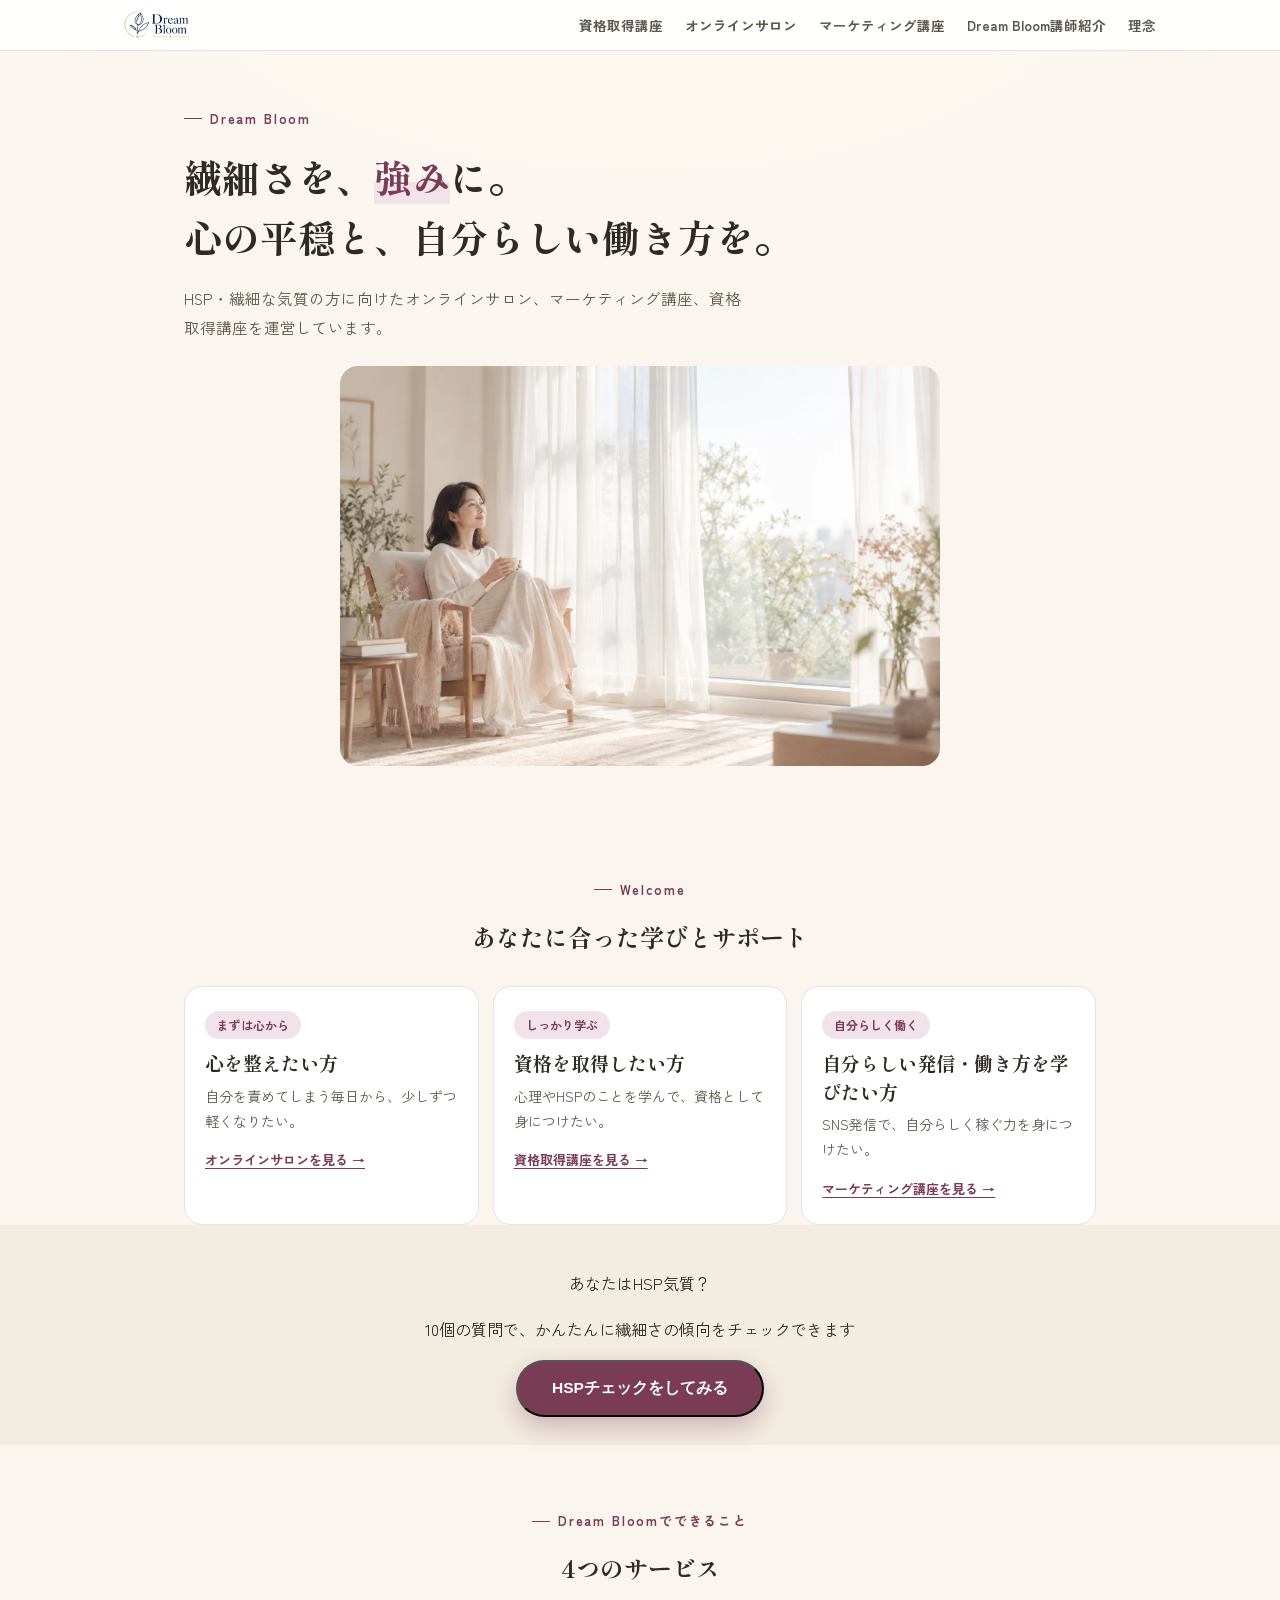
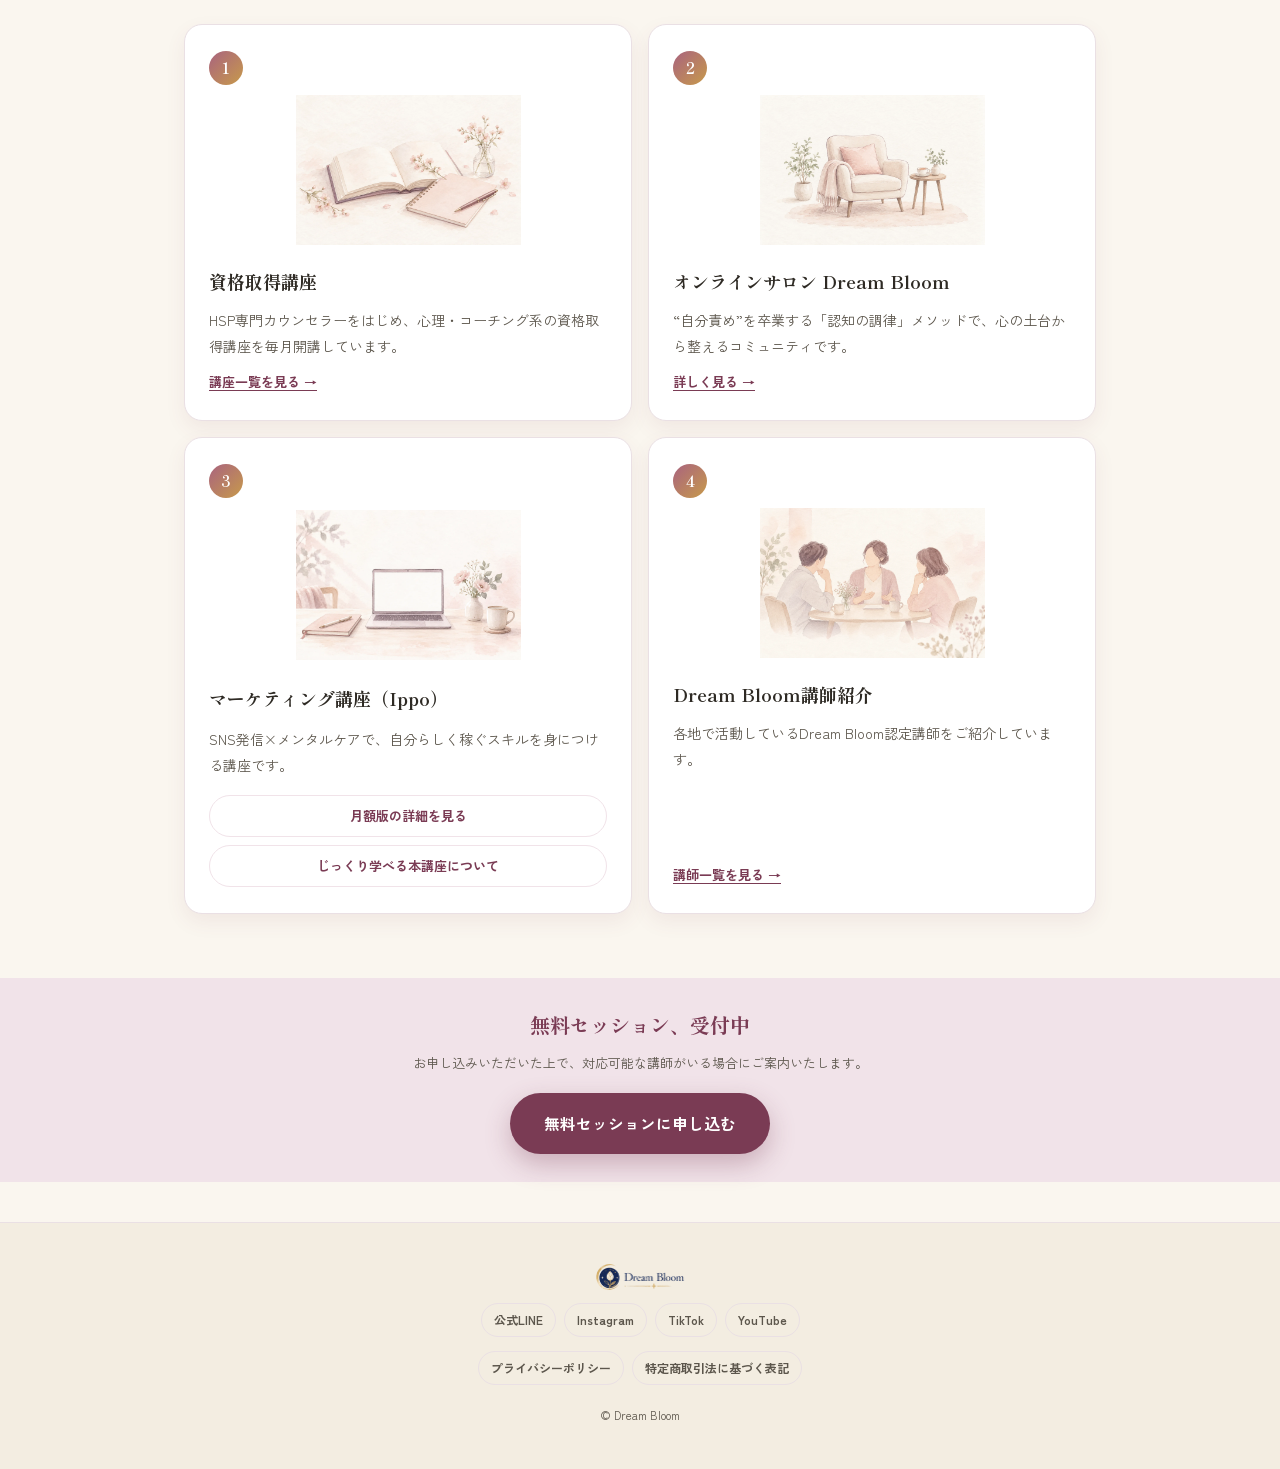
<file: index.html>
<!DOCTYPE html>
<html lang="ja">
<head>
<meta charset="UTF-8">
<meta name="viewport" content="width=device-width, initial-scale=1.0">
<title>Dream Bloom | 心のケアと、自分らしい働き方を</title>
<link rel="preconnect" href="https://fonts.googleapis.com">
<link rel="preconnect" href="https://fonts.gstatic.com" crossorigin>
<link href="https://fonts.googleapis.com/css2?family=Shippori+Mincho:wght@500;600;800&family=Zen+Kaku+Gothic+New:wght@400;500;700&display=swap" rel="stylesheet">
<link rel="stylesheet" href="assets/css/style.css">
</head>
<body>

<header class="site-header">
  <div class="wrap">
    <a class="brand" href="index.html"><img class="logo-header" src="assets/img/logo-header.png" alt="Dream Bloom"></a>
    <nav class="main-nav">
      <ul>
        <li><a href="courses/index.html">資格取得講座</a></li>
        <li><a href="https://dream-bloom.netlify.app/" target="_blank" rel="noopener">オンラインサロン</a></li>
        <li><a href="#marketing">マーケティング講座</a></li>
        <li><a href="instructors/index.html">Dream Bloom講師紹介</a></li>
        <li><a href="about/index.html">理念</a></li>
      </ul>
    </nav>
    <button class="nav-toggle" onclick="this.closest('.site-header').classList.toggle('nav-open')" aria-label="メニューを開く">
      <svg viewBox="0 0 24 24" fill="none" xmlns="http://www.w3.org/2000/svg"><path d="M3 6h18M3 12h18M3 18h18" stroke="#2E2A24" stroke-width="2" stroke-linecap="round"/></svg>
    </button>
  </div>
</header>

<section class="hero hero-photo home-soft-hero">
  <div class="wrap">
    <div class="eyebrow">Dream Bloom</div>
    <h1>繊細さを、<em>強み</em>に。<br>心の平穏と、自分らしい働き方を。</h1>
    <p class="lead" style="margin:0 0 8px;">HSP・繊細な気質の方に向けたオンラインサロン、マーケティング講座、資格取得講座を運営しています。</p>
    <img class="home-soft-photo" src="assets/img/soft-hero.webp" width="1536" height="1024" alt="やわらかな光が差す窓辺で、穏やかに過ごす女性のイメージ" fetchpriority="high">
  </div>
</section>


<section class="section" id="entrance" style="padding-bottom:0;">
  <div class="wrap">
    <div class="eyebrow center" style="justify-content:center;display:flex;">Welcome</div>
    <h2 class="section-title">あなたに合った学びとサポート</h2>
    <style>
      .entrance-grid{display:grid;grid-template-columns:1fr;gap:14px;margin-top:28px;}
      .entrance-card{display:block;background:#fff;border:1px solid var(--line);border-radius:var(--radius);padding:22px 20px;text-decoration:none;color:var(--ink);transition:transform .15s ease,box-shadow .15s ease;}
      .entrance-card:hover{transform:translateY(-3px);box-shadow:0 14px 28px rgba(122,59,84,.18);}
      .entrance-card .e-tag{display:inline-block;font-size:12px;font-weight:700;color:var(--rose-deep);background:var(--rose-soft);border-radius:999px;padding:3px 12px;}
      .entrance-card h3{margin:10px 0 6px;font-size:19px;line-height:1.5;}
      .entrance-card p{margin:0 0 10px;font-size:14px;color:var(--ink-soft);line-height:1.8;}
      .entrance-card .go{font-size:13px;font-weight:700;color:var(--rose-deep);text-decoration:underline;text-underline-offset:3px;}
      @media(min-width:768px){.entrance-grid{grid-template-columns:repeat(3,1fr);}}
    </style>
    <div class="entrance-grid">
      <a class="entrance-card" href="https://dream-bloom.netlify.app/" target="_blank" rel="noopener">
        <span class="e-tag">まずは心から</span>
        <h3>心を整えたい方</h3>
        <p>自分を責めてしまう毎日から、少しずつ軽くなりたい。</p>
        <span class="go">オンラインサロンを見る →</span>
      </a>
      <a class="entrance-card" href="courses/index.html">
        <span class="e-tag">しっかり学ぶ</span>
        <h3>資格を取得したい方</h3>
        <p>心理やHSPのことを学んで、資格として身につけたい。</p>
        <span class="go">資格取得講座を見る →</span>
      </a>
      <a class="entrance-card" href="#marketing">
        <span class="e-tag">自分らしく働く</span>
        <h3>自分らしい発信・働き方を学びたい方</h3>
        <p>SNS発信で、自分らしく稼ぐ力を身につけたい。</p>
        <span class="go">マーケティング講座を見る →</span>
      </a>
    </div>
  </div>
</section>

<section class="hsp-check-banner" id="hsp-check">
  <div class="wrap" style="max-width:640px;">
    <p class="fsb-title">あなたはHSP気質？</p>
    <p class="fsb-sub">10個の質問で、かんたんに繊細さの傾向をチェックできます</p>
    <button type="button" class="cta-btn" id="hsp-toggle-btn">HSPチェックをしてみる</button>
    <div id="hsp-quiz" class="hsp-quiz-panel" hidden></div>
  </div>
</section>

<section class="section" id="news" style="padding-bottom:0;">
  <div class="wrap">
    <div class="eyebrow center" style="justify-content:center;display:flex;">News</div>
    <h2 class="section-title">お知らせ</h2>
    <div id="news-list" class="news-list"></div>
  </div>
</section>

<section class="section" id="offers">
  <div class="wrap">
    <div class="eyebrow center" style="justify-content:center;display:flex;">Dream Bloomでできること</div>
    <h2 class="section-title">4つのサービス</h2>

    <div class="card-grid">

      <a class="offer-card" href="courses/index.html">
        <span class="num">1</span>
        <img class="service-soft-art" src="assets/img/soft-course.webp" width="1536" height="1024" alt="" loading="lazy">
        <h3>資格取得講座</h3>
        <p>HSP専門カウンセラーをはじめ、心理・コーチング系の資格取得講座を毎月開講しています。</p>
        <span class="go">講座一覧を見る →</span>
      </a>

      <a class="offer-card" href="https://dream-bloom.netlify.app/" target="_blank" rel="noopener">
        <span class="num">2</span>
        <img class="service-soft-art" src="assets/img/soft-salon.webp" width="1536" height="1024" alt="" loading="lazy">
        <h3>オンラインサロン Dream Bloom</h3>
        <p>“自分責め”を卒業する「認知の調律」メソッドで、心の土台から整えるコミュニティです。</p>
        <span class="go">詳しく見る →</span>
      </a>

      <div class="offer-card sub-links" id="marketing">
        <span class="num">3</span>
        <img class="service-soft-art" src="assets/img/soft-marketing.webp" width="1536" height="1024" alt="" loading="lazy">
        <h3>マーケティング講座（Ippo）</h3>
        <p>SNS発信×メンタルケアで、自分らしく稼ぐスキルを身につける講座です。</p>
        <div class="sub-link-row">
          <a href="https://month-ippo.netlify.app/" target="_blank" rel="noopener">月額版の詳細を見る</a>
          <a href="courses/ippo-plus/index.html">じっくり学べる本講座について</a>
        </div>
      </div>

      <a class="offer-card" href="instructors/index.html">
        <span class="num">4</span>
        <img class="service-soft-art" src="assets/img/soft-instructors.webp" width="1536" height="1024" alt="" loading="lazy">
        <h3>Dream Bloom講師紹介</h3>
        <p>各地で活動しているDream Bloom認定講師をご紹介しています。</p>
        <span class="go">講師一覧を見る →</span>
      </a>

    </div>
  </div>
</section>

<section class="free-session-banner">
  <div class="wrap">
    <p class="fsb-title">無料セッション、受付中</p>
    <p class="fsb-sub">お申し込みいただいた上で、対応可能な講師がいる場合にご案内いたします。</p>
    <a class="cta-btn" href="https://forms.gle/YPuujc5gDxKhMjMe9" target="_blank" rel="noopener">無料セッションに申し込む</a>
  </div>
</section>

<footer class="site-footer">
  <div class="wrap">
    <a class="brand" href="index.html"><img class="logo-footer" src="assets/img/logo-footer.png" alt="Dream Bloom"></a>
    <div class="sns-row">
      <a href="https://whnays3u.autosns.app/line" target="_blank" rel="noopener">公式LINE</a>
      <a href="https://www.instagram.com/yukari_hsp?igsh=MWVzdm12b2xmYW96aA%3D%3D&utm_source=qr" target="_blank" rel="noopener">Instagram</a>
      <a href="https://www.tiktok.com/@yukari_hsp?_r=1&_t=ZS-98jpUmoWi17" target="_blank" rel="noopener">TikTok</a>
      <a href="https://youtube.com/@yukari_hsp?si=HbhXs6TEl4zDirAj" target="_blank" rel="noopener">YouTube</a>
    </div>
    <div class="sns-row" style="margin-top:2px;">
      <a href="legal/index.html#privacy">プライバシーポリシー</a>
      <a href="legal/index.html#tokushoho">特定商取引法に基づく表記</a>
    </div>
    <small>&copy; Dream Bloom</small>
  </div>
</footer>

<script>
/* ============================================================
   かんたんHSPチェック。チェックした数に応じて結果を出し分ける。
   ============================================================ */
(function(){
  var QUESTIONS = [
    "大きな音や強い光、匂いなどの刺激に敏感に反応してしまう",
    "人の些細な言動や表情の変化に、すぐ気づいてしまう",
    "一度に多くのことを頼まれると、混乱してしまいやすい",
    "他人の気分に影響されやすく、疲れてしまうことがある",
    "静かな場所や、一人になれる時間が必要だと感じる",
    "短時間で多くの情報を処理するのが苦手だと感じる",
    "芸術や音楽に深く心を動かされることが多い",
    "急な予定変更や、驚かされることが苦手で動揺しやすい",
    "人に見られている、評価されていると感じると、実力を発揮しにくい",
    "小さい頃から「敏感」「繊細」と言われることが多かった"
  ];

  var quizEl = document.getElementById("hsp-quiz");
  var toggleBtn = document.getElementById("hsp-toggle-btn");
  if (!quizEl || !toggleBtn) return;

  toggleBtn.addEventListener("click", function(){
    quizEl.hidden = false;
    toggleBtn.style.display = "none";
    renderQuiz();
  });

  function renderQuiz(){
    quizEl.innerHTML =
      QUESTIONS.map(function(q, i){
        return '<label class="hsp-quiz-item"><input type="checkbox" data-hsp-idx="' + i + '"><span>' + q + '</span></label>';
      }).join("") +
      '<div class="cta-center" style="margin-top:24px;"><button type="button" class="cta-btn" id="hsp-check-btn">結果を見る</button></div>';

    document.getElementById("hsp-check-btn").addEventListener("click", function(){
      var checked = quizEl.querySelectorAll('input[type="checkbox"]:checked').length;
      window.location.href = "hsp-check/index.html?score=" + checked;
    });
  }
})();
</script>

<script>
/* ============================================================
   お知らせ欄。Googleスプレッドシート（ウェブに公開したCSV）を
   読み込んで自動表示する。更新はスプレッドシート側で行うだけでOK。
   ============================================================ */
(function(){
  var CSV_URL = "https://docs.google.com/spreadsheets/d/e/2PACX-1vQLFiTyreKh_DyYDLOcm4AeRgrhbudWZnyskuw-_fm0R4IaePfZNVcab8NcKtAs2OIWDXAEZfZi-Nyq/pub?gid=0&single=true&output=csv";

  function parseCSV(text){
    var rows = [], row = [], field = "", inQuotes = false;
    for (var i = 0; i < text.length; i++) {
      var c = text[i];
      if (inQuotes) {
        if (c === '"') {
          if (text[i+1] === '"') { field += '"'; i++; }
          else { inQuotes = false; }
        } else field += c;
      } else {
        if (c === '"') inQuotes = true;
        else if (c === ',') { row.push(field); field = ""; }
        else if (c === '\r') { /* skip */ }
        else if (c === '\n') { row.push(field); rows.push(row); row = []; field = ""; }
        else field += c;
      }
    }
    if (field.length || row.length) { row.push(field); rows.push(row); }
    return rows;
  }

  function parseDate(s){
    if (!s) return null;
    s = s.trim();
    var m = s.match(/^(\d{4})[\/\-.](\d{1,2})[\/\-.](\d{1,2})$/);
    if (m) return new Date(+m[1], +m[2]-1, +m[3]);
    var m2 = s.match(/^(\d{1,2})[\/\-.](\d{1,2})$/);
    if (m2) { var now = new Date(); return new Date(now.getFullYear(), +m2[1]-1, +m2[2]); }
    var d = new Date(s);
    return isNaN(d) ? null : d;
  }

  function escapeHtml(s){
    return (s || "").replace(/&/g,"&amp;").replace(/</g,"&lt;").replace(/>/g,"&gt;");
  }

  /* Googleドライブの共有リンクを、HPに表示できる画像URLに変換する */
  function driveImage(u){
    u = (u || "").trim();
    if (!u) return "";
    var m = u.match(/\/d\/([\w-]+)/) || u.match(/[?&]id=([\w-]+)/);
    if (m) return "https://drive.google.com/thumbnail?id=" + m[1] + "&sz=w1000";
    return /^https?:\/\//.test(u) ? u : "";
  }

  var listEl = document.getElementById("news-list");
  if (!listEl) return;

  fetch(CSV_URL).then(function(r){ return r.text(); }).then(function(text){
    var rows = parseCSV(text.trim());
    if (rows.length < 2) { listEl.closest("section").style.display = "none"; return; }
    var header = rows[0];
    var idx = {
      date: header.indexOf("日付"),
      title: header.indexOf("タイトル"),
      body: header.indexOf("本文"),
      link: header.indexOf("リンク"),
      image: header.indexOf("画像")
    };
    var items = rows.slice(1).filter(function(r){ return r.length > 1 && r[idx.title]; }).map(function(r){
      return {
        date: r[idx.date] || "",
        title: r[idx.title] || "",
        body: r[idx.body] || "",
        link: r[idx.link] || "",
        image: idx.image >= 0 ? (r[idx.image] || "") : "",
        _d: parseDate(r[idx.date])
      };
    });
    items.sort(function(a,b){
      if (a._d && b._d) return b._d - a._d;
      if (a._d) return -1;
      if (b._d) return 1;
      return 0;
    });
    if (items.length === 0) { listEl.closest("section").style.display = "none"; return; }
    listEl.innerHTML = items.map(function(it){
      var linkHtml = it.link ? '<a class="news-link" href="' + escapeHtml(it.link) + '" target="_blank" rel="noopener">詳しくはこちら →</a>' : '';
      var imgUrl = driveImage(it.image);
      var imgHtml = imgUrl ? '<img class="news-img" src="' + escapeHtml(imgUrl) + '" alt="' + escapeHtml(it.title) + '" loading="lazy">' : '';
      return '<div class="news-item"><div class="news-date">' + escapeHtml(it.date) + '</div><h3>' + escapeHtml(it.title) + '</h3>' + imgHtml + '<p>' + escapeHtml(it.body) + '</p>' + linkHtml + '</div>';
    }).join("");
  }).catch(function(){
    listEl.closest("section").style.display = "none";
  });
})();
</script>

</body>
</html>
</file>
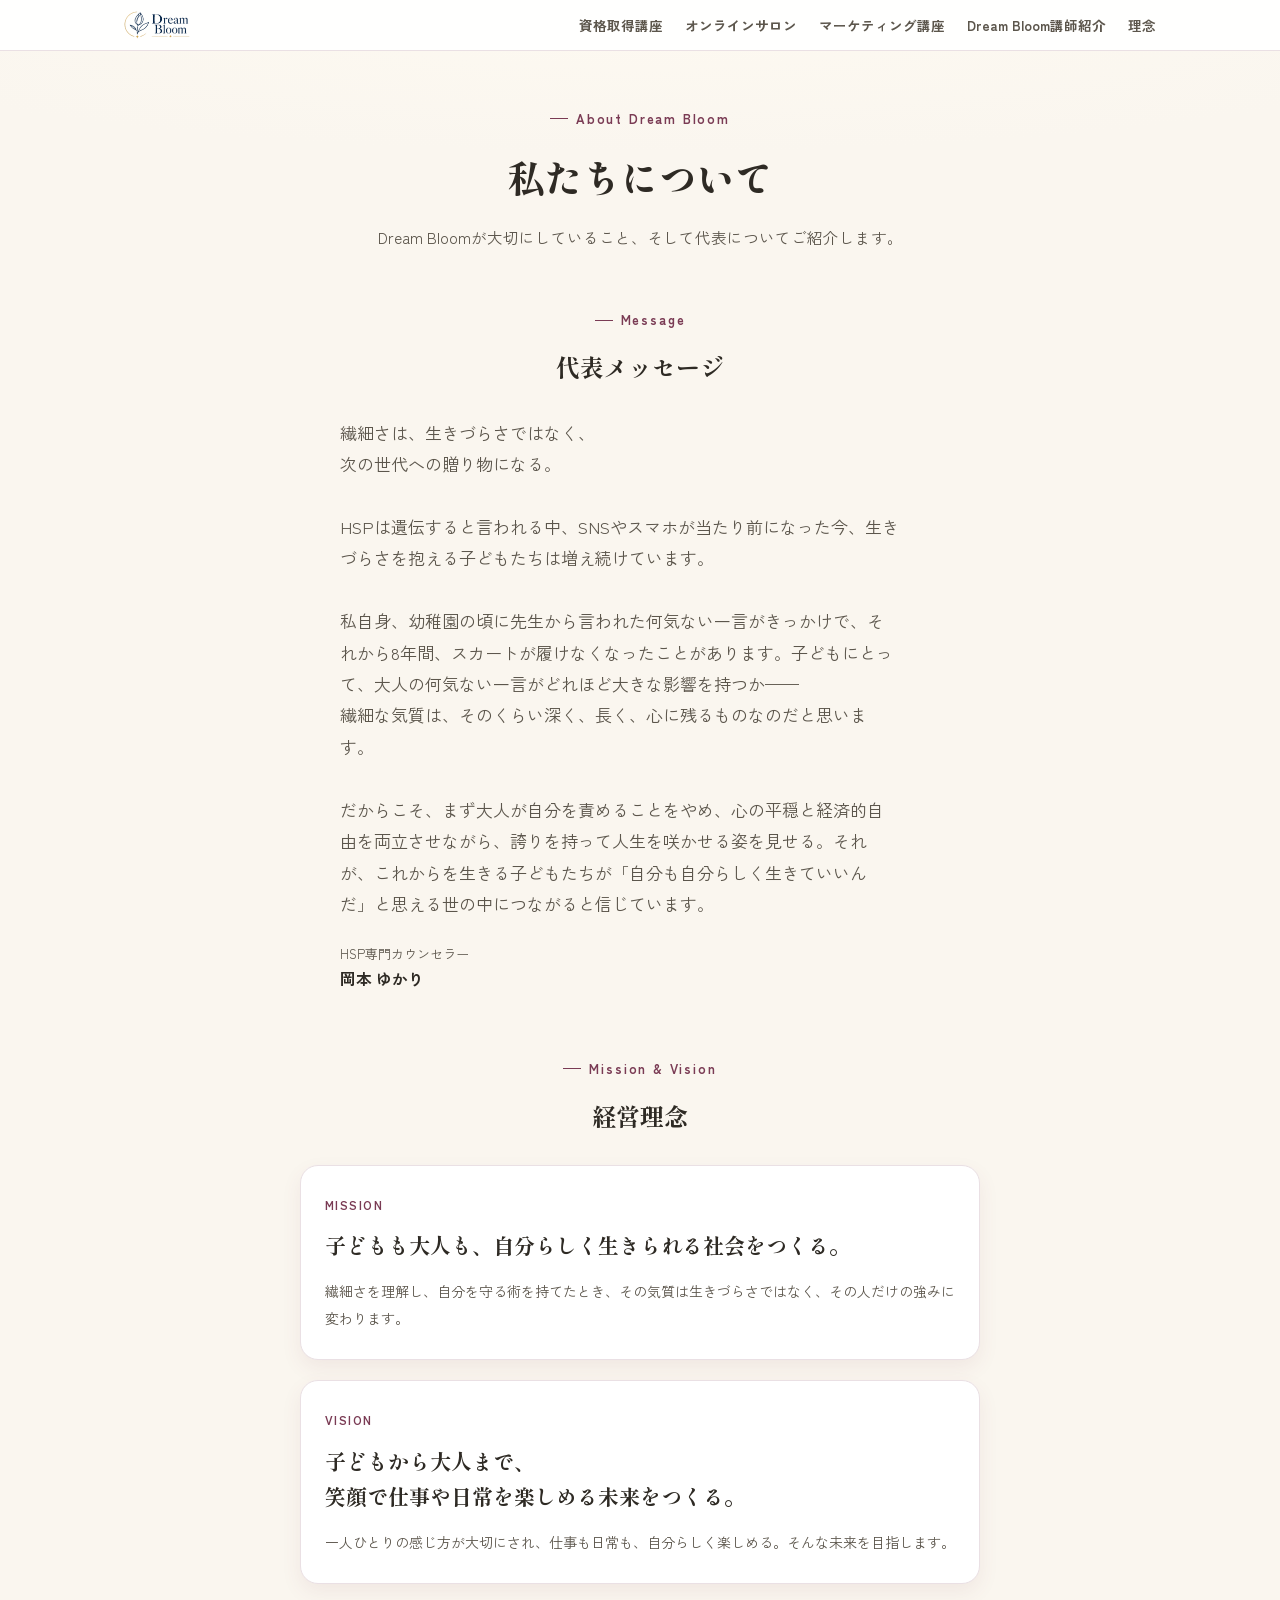
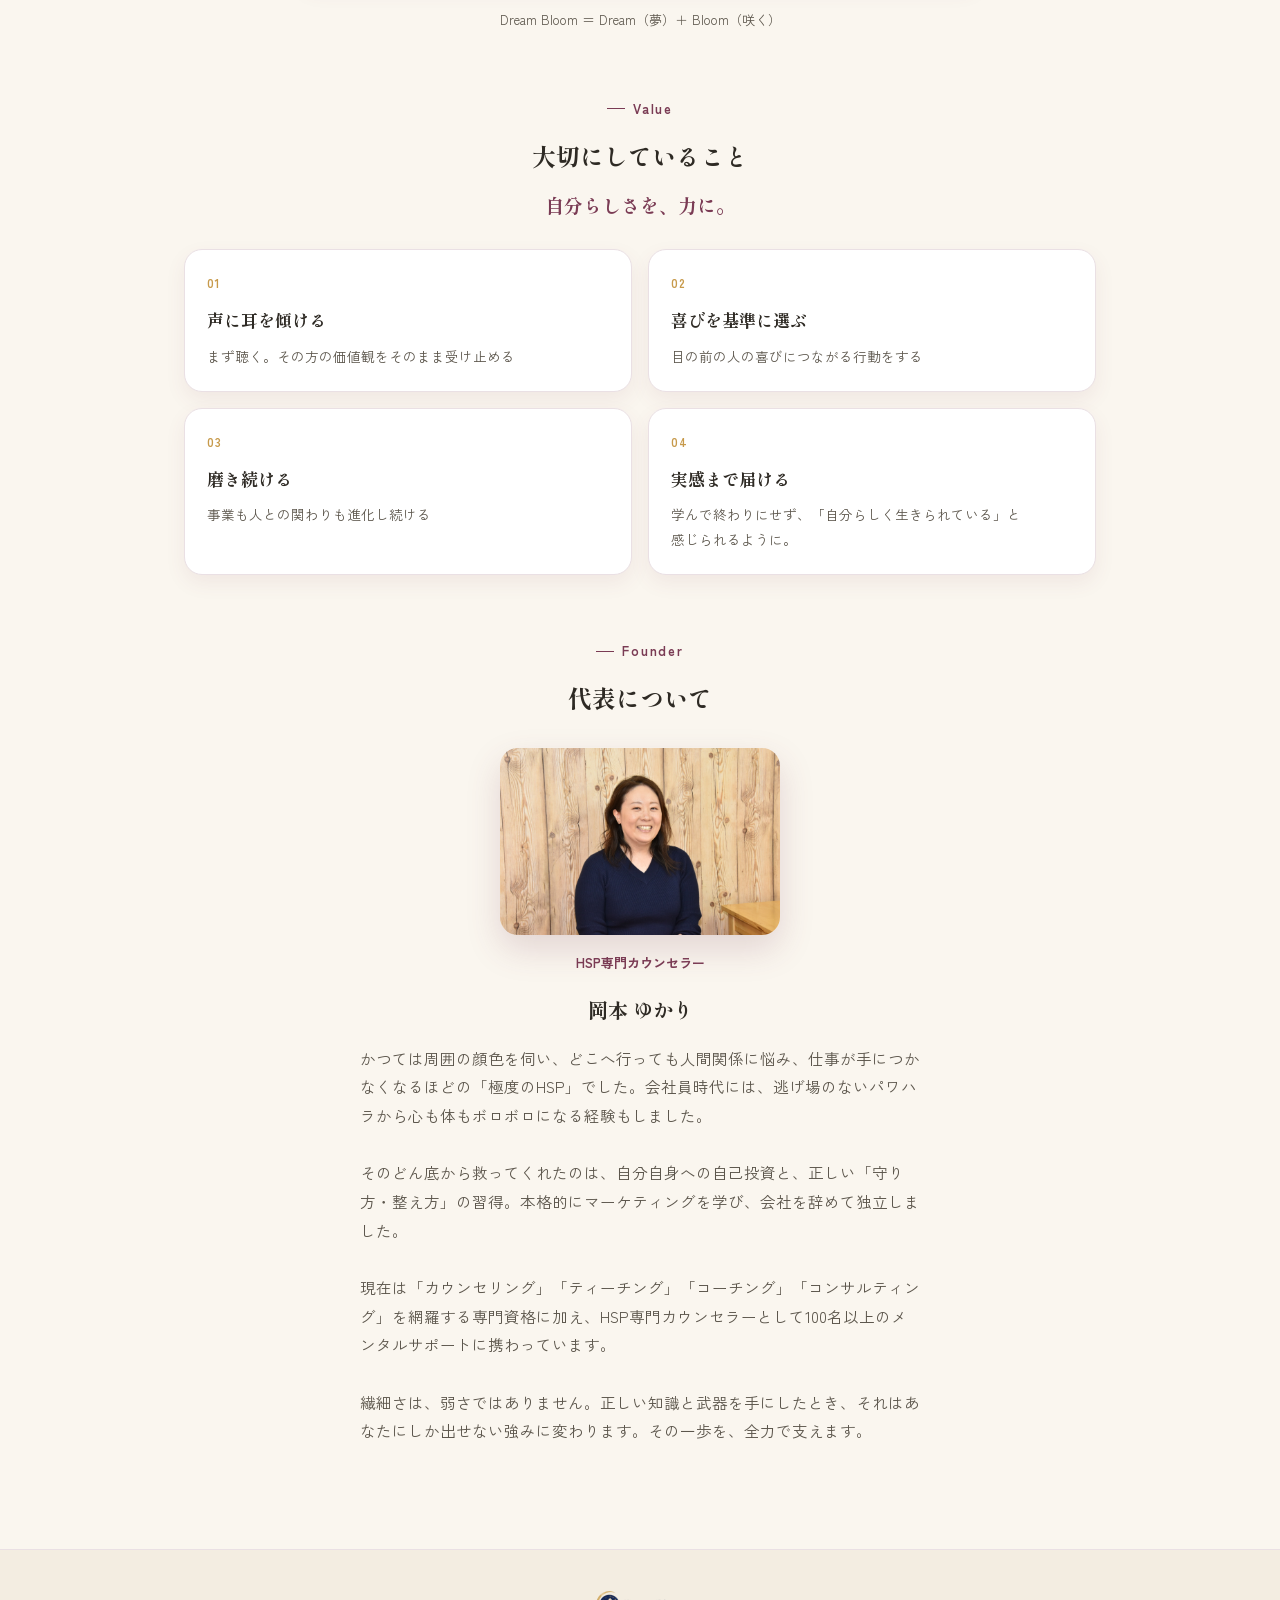
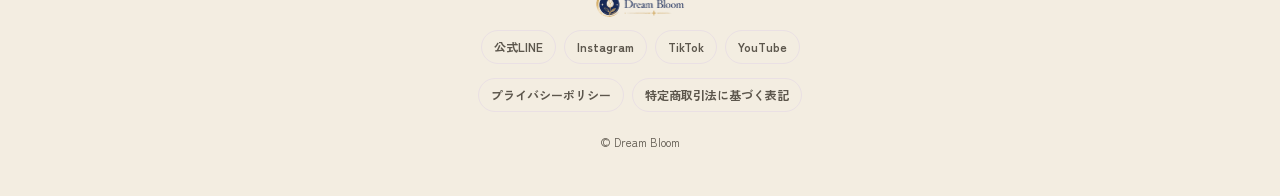
<file: about/index.html>
<!DOCTYPE html>
<html lang="ja">
<head>
<meta charset="UTF-8">
<meta name="viewport" content="width=device-width, initial-scale=1.0">
<title>私たちについて | Dream Bloom</title>
<link rel="preconnect" href="https://fonts.googleapis.com">
<link rel="preconnect" href="https://fonts.gstatic.com" crossorigin>
<link href="https://fonts.googleapis.com/css2?family=Shippori+Mincho:wght@500;600;800&family=Zen+Kaku+Gothic+New:wght@400;500;700&display=swap" rel="stylesheet">
<link rel="stylesheet" href="../assets/css/style.css">
</head>
<body>

<header class="site-header">
  <div class="wrap">
    <a class="brand" href="../index.html"><img class="logo-header" src="../assets/img/logo-header.png" alt="Dream Bloom"></a>
    <nav class="main-nav">
      <ul>
        <li><a href="../courses/index.html">資格取得講座</a></li>
        <li><a href="https://dream-bloom.netlify.app/" target="_blank" rel="noopener">オンラインサロン</a></li>
        <li><a href="../index.html#marketing">マーケティング講座</a></li>
        <li><a href="../instructors/index.html">Dream Bloom講師紹介</a></li>
        <li><a href="index.html">理念</a></li>
      </ul>
    </nav>
    <button class="nav-toggle" onclick="this.closest('.site-header').classList.toggle('nav-open')" aria-label="メニューを開く">
      <svg viewBox="0 0 24 24" fill="none" xmlns="http://www.w3.org/2000/svg"><path d="M3 6h18M3 12h18M3 18h18" stroke="#2E2A24" stroke-width="2" stroke-linecap="round"/></svg>
    </button>
  </div>
</header>

<section class="hero">
  <div class="wrap">
    <div class="eyebrow">About Dream Bloom</div>
    <h1>私たちについて</h1>
    <p class="lead">Dream Bloomが大切にしていること、そして代表についてご紹介します。</p>
  </div>
</section>

<section class="section" style="padding-top:0;">
  <div class="wrap">
    <div class="eyebrow center" style="justify-content:center;display:flex;">Message</div>
    <h2 class="section-title">代表メッセージ</h2>
    <div style="max-width:600px;margin:0 auto;">
      <p class="lead" style="font-size:17px;text-align:left;margin:0;">
        繊細さは、生きづらさではなく、<br>次の世代への贈り物になる。<br><br>
        HSPは遺伝すると言われる中、SNSやスマホが当たり前になった今、生きづらさを抱える子どもたちは増え続けています。<br><br>
        私自身、幼稚園の頃に先生から言われた何気ない一言がきっかけで、それから8年間、スカートが履けなくなったことがあります。子どもにとって、大人の何気ない一言がどれほど大きな影響を持つか——<br>繊細な気質は、そのくらい深く、長く、心に残るものなのだと思います。<br><br>
        だからこそ、まず大人が自分を責めることをやめ、心の平穏と経済的自由を両立させながら、誇りを持って人生を咲かせる姿を見せる。それが、これからを生きる子どもたちが「自分も自分らしく生きていいんだ」と思える世の中につながると信じています。
      </p>
      <p style="margin:22px 0 0;text-align:left;font-size:13px;color:var(--ink-soft);line-height:1.8;">
        HSP専門カウンセラー<br><strong style="font-size:15.5px;color:var(--ink);">岡本 ゆかり</strong>
      </p>
    </div>
  </div>
</section>

<section class="section" style="padding-top:0;">
  <div class="wrap">
    <div class="eyebrow center" style="justify-content:center;display:flex;">Mission &amp; Vision</div>
    <h2 class="section-title">経営理念</h2>
    <div style="max-width:680px;margin:0 auto;display:flex;flex-direction:column;gap:20px;">

      <div style="background:#fff;border:1px solid var(--line);border-radius:var(--radius);padding:28px 24px;box-shadow:0 8px 20px rgba(122,59,84,.08);">
        <div style="font-size:12px;letter-spacing:.12em;font-weight:700;color:var(--rose-deep);margin-bottom:12px;">MISSION</div>
        <p style="font-family:'Shippori Mincho',serif;font-weight:700;font-size:clamp(17px,4.8vw,21px);line-height:1.7;margin:0 0 14px;"><span style="white-space:nowrap;">子どもも大人も、</span><span style="white-space:nowrap;">自分らしく</span><span style="white-space:nowrap;">生きられる社会をつくる。</span></p>
        <p style="margin:0;font-size:14px;line-height:1.9;color:var(--ink-soft);">繊細さを理解し、自分を守る術を持てたとき、その気質は生きづらさではなく、その人だけの強みに変わります。</p>
      </div>

      <div style="background:#fff;border:1px solid var(--line);border-radius:var(--radius);padding:28px 24px;box-shadow:0 8px 20px rgba(122,59,84,.08);">
        <div style="font-size:12px;letter-spacing:.12em;font-weight:700;color:var(--rose-deep);margin-bottom:12px;">VISION</div>
        <p style="font-family:'Shippori Mincho',serif;font-weight:700;font-size:clamp(17px,4.8vw,21px);line-height:1.7;margin:0 0 14px;">子どもから大人まで、<br><span style="white-space:nowrap;">笑顔で仕事や日常を</span><span style="white-space:nowrap;">楽しめる未来をつくる。</span></p>
        <p style="margin:0;font-size:14px;line-height:1.9;color:var(--ink-soft);">一人ひとりの感じ方が大切にされ、仕事も日常も、自分らしく楽しめる。そんな未来を目指します。</p>
      </div>

      <p style="text-align:center;font-size:13px;color:var(--ink-soft);margin:4px 0 0;">Dream Bloom ＝ Dream（夢）＋ Bloom（咲く）</p>
    </div>
  </div>
</section>

<section class="section" style="padding-top:0;">
  <div class="wrap">
    <div class="eyebrow center" style="justify-content:center;display:flex;">Value</div>
    <h2 class="section-title">大切にしていること</h2>
    <p style="text-align:center;font-family:'Shippori Mincho',serif;font-weight:700;font-size:clamp(16px,4.4vw,19px);line-height:1.7;color:var(--rose-deep);margin:-16px 0 28px;">自分らしさを、力に。</p>
    <div class="item-grid">
      <div class="item-card">
        <div style="font-size:12px;letter-spacing:.1em;font-weight:700;color:var(--gold);">01</div>
        <h3>声に耳を傾ける</h3>
        <p><span style="white-space:nowrap;">まず聴く。</span><span style="white-space:nowrap;">その方の価値観を</span><span style="white-space:nowrap;">そのまま受け止める</span></p>
      </div>
      <div class="item-card">
        <div style="font-size:12px;letter-spacing:.1em;font-weight:700;color:var(--gold);">02</div>
        <h3>喜びを基準に選ぶ</h3>
        <p><span style="white-space:nowrap;">目の前の人の</span><span style="white-space:nowrap;">喜びにつながる行動をする</span></p>
      </div>
      <div class="item-card">
        <div style="font-size:12px;letter-spacing:.1em;font-weight:700;color:var(--gold);">03</div>
        <h3>磨き続ける</h3>
        <p><span style="white-space:nowrap;">事業も人との関わりも</span><span style="white-space:nowrap;">進化し続ける</span></p>
      </div>
      <div class="item-card">
        <div style="font-size:12px;letter-spacing:.1em;font-weight:700;color:var(--gold);">04</div>
        <h3>実感まで届ける</h3>
        <p><span style="white-space:nowrap;">学んで終わりにせず、</span><span style="white-space:nowrap;">「自分らしく生きられている」と</span><span style="white-space:nowrap;">感じられるように。</span></p>
      </div>
    </div>
  </div>
</section>

<section class="section" style="padding-top:0;">
  <div class="wrap">
    <div class="eyebrow center" style="justify-content:center;display:flex;">Founder</div>
    <h2 class="section-title">代表について</h2>
    <div style="display:flex;flex-direction:column;align-items:center;gap:16px;max-width:560px;margin:0 auto;text-align:center;">
      <img src="../assets/img/founder-message-photo.jpg" alt="岡本 ゆかり" style="display:block;width:100%;max-width:280px;height:auto;border-radius:var(--radius);box-shadow:0 14px 34px rgba(122,59,84,.18);">
      <p style="margin:0;font-size:13px;font-weight:700;color:var(--rose-deep);">HSP専門カウンセラー</p>
      <h3 style="margin:0;font-size:20px;">岡本 ゆかり</h3>
      <p class="lead" style="margin:0;text-align:left;">
        かつては周囲の顔色を伺い、どこへ行っても人間関係に悩み、仕事が手につかなくなるほどの「極度のHSP」でした。会社員時代には、逃げ場のないパワハラから心も体もボロボロになる経験もしました。<br><br>
        そのどん底から救ってくれたのは、自分自身への自己投資と、正しい「守り方・整え方」の習得。本格的にマーケティングを学び、会社を辞めて独立しました。<br><br>
        現在は「カウンセリング」「ティーチング」「コーチング」「コンサルティング」を網羅する専門資格に加え、HSP専門カウンセラーとして100名以上のメンタルサポートに携わっています。<br><br>
        繊細さは、弱さではありません。正しい知識と武器を手にしたとき、それはあなたにしか出せない強みに変わります。その一歩を、全力で支えます。
      </p>
    </div>
  </div>
</section>

<footer class="site-footer">
  <div class="wrap">
    <a class="brand" href="../index.html"><img class="logo-footer" src="../assets/img/logo-footer.png" alt="Dream Bloom"></a>
    <div class="sns-row">
      <a href="https://whnays3u.autosns.app/line" target="_blank" rel="noopener">公式LINE</a>
      <a href="https://www.instagram.com/yukari_hsp?igsh=MWVzdm12b2xmYW96aA%3D%3D&utm_source=qr" target="_blank" rel="noopener">Instagram</a>
      <a href="https://www.tiktok.com/@yukari_hsp?_r=1&_t=ZS-98jpUmoWi17" target="_blank" rel="noopener">TikTok</a>
      <a href="https://youtube.com/@yukari_hsp?si=HbhXs6TEl4zDirAj" target="_blank" rel="noopener">YouTube</a>
    </div>
    <div class="sns-row" style="margin-top:2px;">
      <a href="../legal/index.html#privacy">プライバシーポリシー</a>
      <a href="../legal/index.html#tokushoho">特定商取引法に基づく表記</a>
    </div>
    <small>&copy; Dream Bloom</small>
  </div>
</footer>

</body>
</html>
</file>
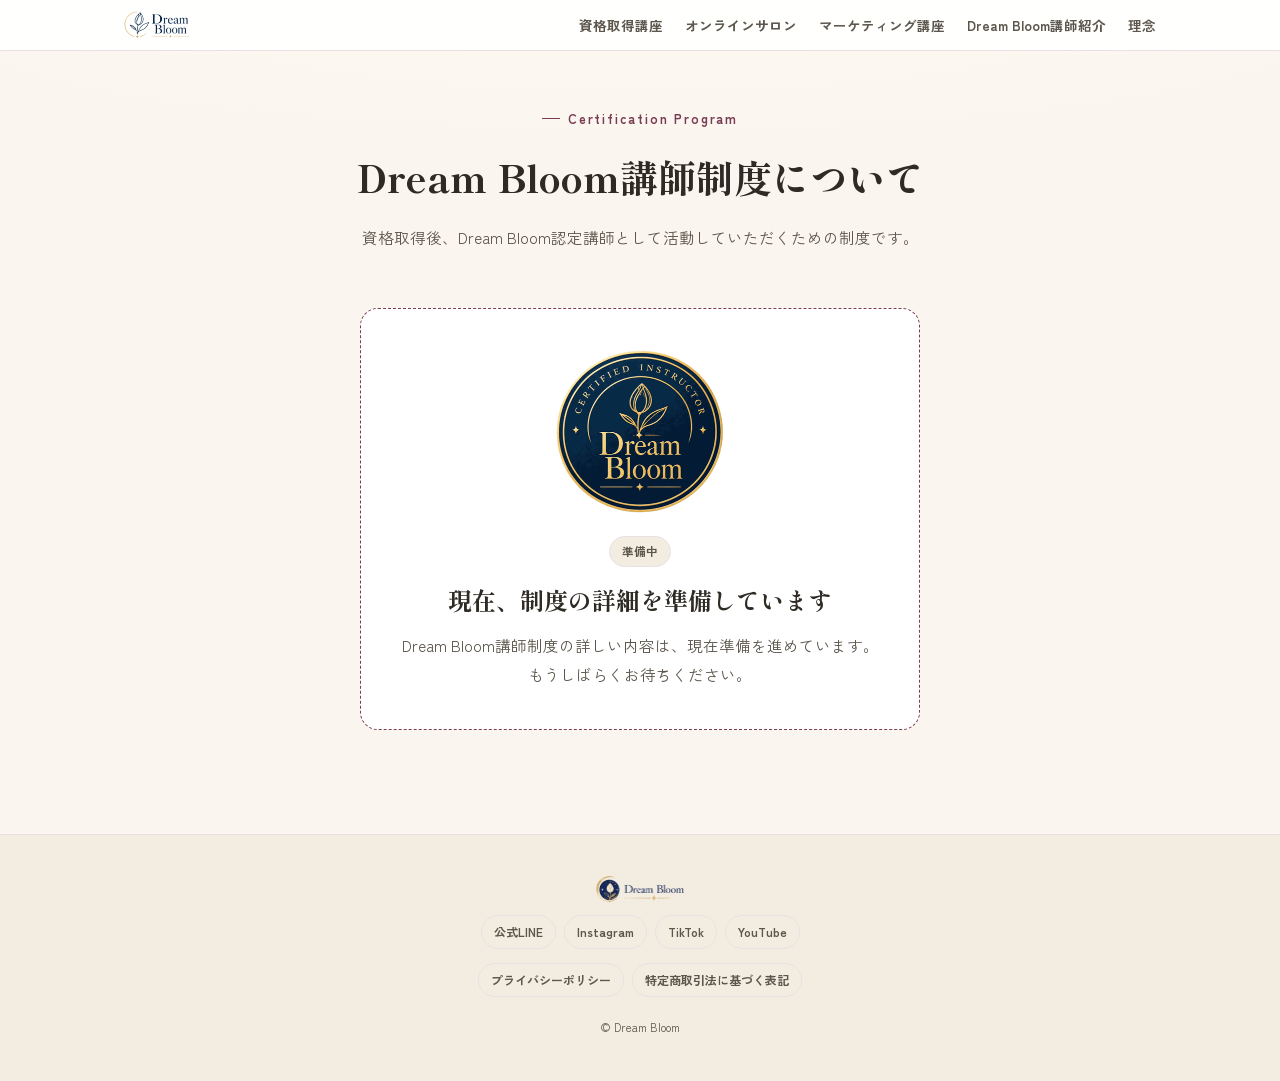
<file: certification/index.html>
<!DOCTYPE html>
<html lang="ja">
<head>
<meta charset="UTF-8">
<meta name="viewport" content="width=device-width, initial-scale=1.0">
<meta name="robots" content="noindex, nofollow">
<title>Dream Bloom講師制度について | Dream Bloom</title>
<link rel="preconnect" href="https://fonts.googleapis.com">
<link rel="preconnect" href="https://fonts.gstatic.com" crossorigin>
<link href="https://fonts.googleapis.com/css2?family=Shippori+Mincho:wght@500;600;800&family=Zen+Kaku+Gothic+New:wght@400;500;700&display=swap" rel="stylesheet">
<link rel="stylesheet" href="../assets/css/style.css">
</head>
<body>

<header class="site-header">
  <div class="wrap">
    <a class="brand" href="../index.html"><img class="logo-header" src="../assets/img/logo-header.png" alt="Dream Bloom"></a>
    <nav class="main-nav">
      <ul>
        <li><a href="../courses/index.html">資格取得講座</a></li>
        <li><a href="https://dream-bloom.netlify.app/" target="_blank" rel="noopener">オンラインサロン</a></li>
        <li><a href="../index.html#marketing">マーケティング講座</a></li>
        <li><a href="../instructors/index.html">Dream Bloom講師紹介</a></li>
        <li><a href="../about/index.html">理念</a></li>
      </ul>
    </nav>
    <button class="nav-toggle" onclick="this.closest('.site-header').classList.toggle('nav-open')" aria-label="メニューを開く">
      <svg viewBox="0 0 24 24" fill="none" xmlns="http://www.w3.org/2000/svg"><path d="M3 6h18M3 12h18M3 18h18" stroke="#2E2A24" stroke-width="2" stroke-linecap="round"/></svg>
    </button>
  </div>
</header>

<section class="hero">
  <div class="wrap">
    <div class="eyebrow">Certification Program</div>
    <h1>Dream Bloom講師制度について</h1>
    <p class="lead">資格取得後、Dream Bloom認定講師として活動していただくための制度です。</p>
  </div>
</section>

<section class="section" style="padding-top:0;">
  <div class="wrap">
    <!--
      準備中プレースホルダー。
      制度の詳細（ロイヤリティ・サポート内容・契約条件など）は
      弁護士とスキームを確定させてから、このセクションを本文に差し替える。
      参考資料: resources/認定講師事業のプラン.pdf
    -->
    <div class="coming-soon">
      <img class="cert-badge" src="../assets/img/badge-certified.png" alt="Dream Bloom認定講師バッジ">
      <span class="badge soon">準備中</span>
      <h2 class="section-title" style="margin-bottom:12px;">現在、制度の詳細を準備しています</h2>
      <p class="lead">
        Dream Bloom講師制度の詳しい内容は、現在準備を進めています。<br>
        もうしばらくお待ちください。
      </p>
    </div>
  </div>
</section>

<footer class="site-footer">
  <div class="wrap">
    <a class="brand" href="../index.html"><img class="logo-footer" src="../assets/img/logo-footer.png" alt="Dream Bloom"></a>
    <div class="sns-row">
      <a href="https://whnays3u.autosns.app/line" target="_blank" rel="noopener">公式LINE</a>
      <a href="https://www.instagram.com/yukari_hsp?igsh=MWVzdm12b2xmYW96aA%3D%3D&utm_source=qr" target="_blank" rel="noopener">Instagram</a>
      <a href="https://www.tiktok.com/@yukari_hsp?_r=1&_t=ZS-98jpUmoWi17" target="_blank" rel="noopener">TikTok</a>
      <a href="https://youtube.com/@yukari_hsp?si=HbhXs6TEl4zDirAj" target="_blank" rel="noopener">YouTube</a>
    </div>
    <div class="sns-row" style="margin-top:2px;">
      <a href="../legal/index.html#privacy">プライバシーポリシー</a>
      <a href="../legal/index.html#tokushoho">特定商取引法に基づく表記</a>
    </div>
    <small>&copy; Dream Bloom</small>
  </div>
</footer>

</body>
</html>
</file>
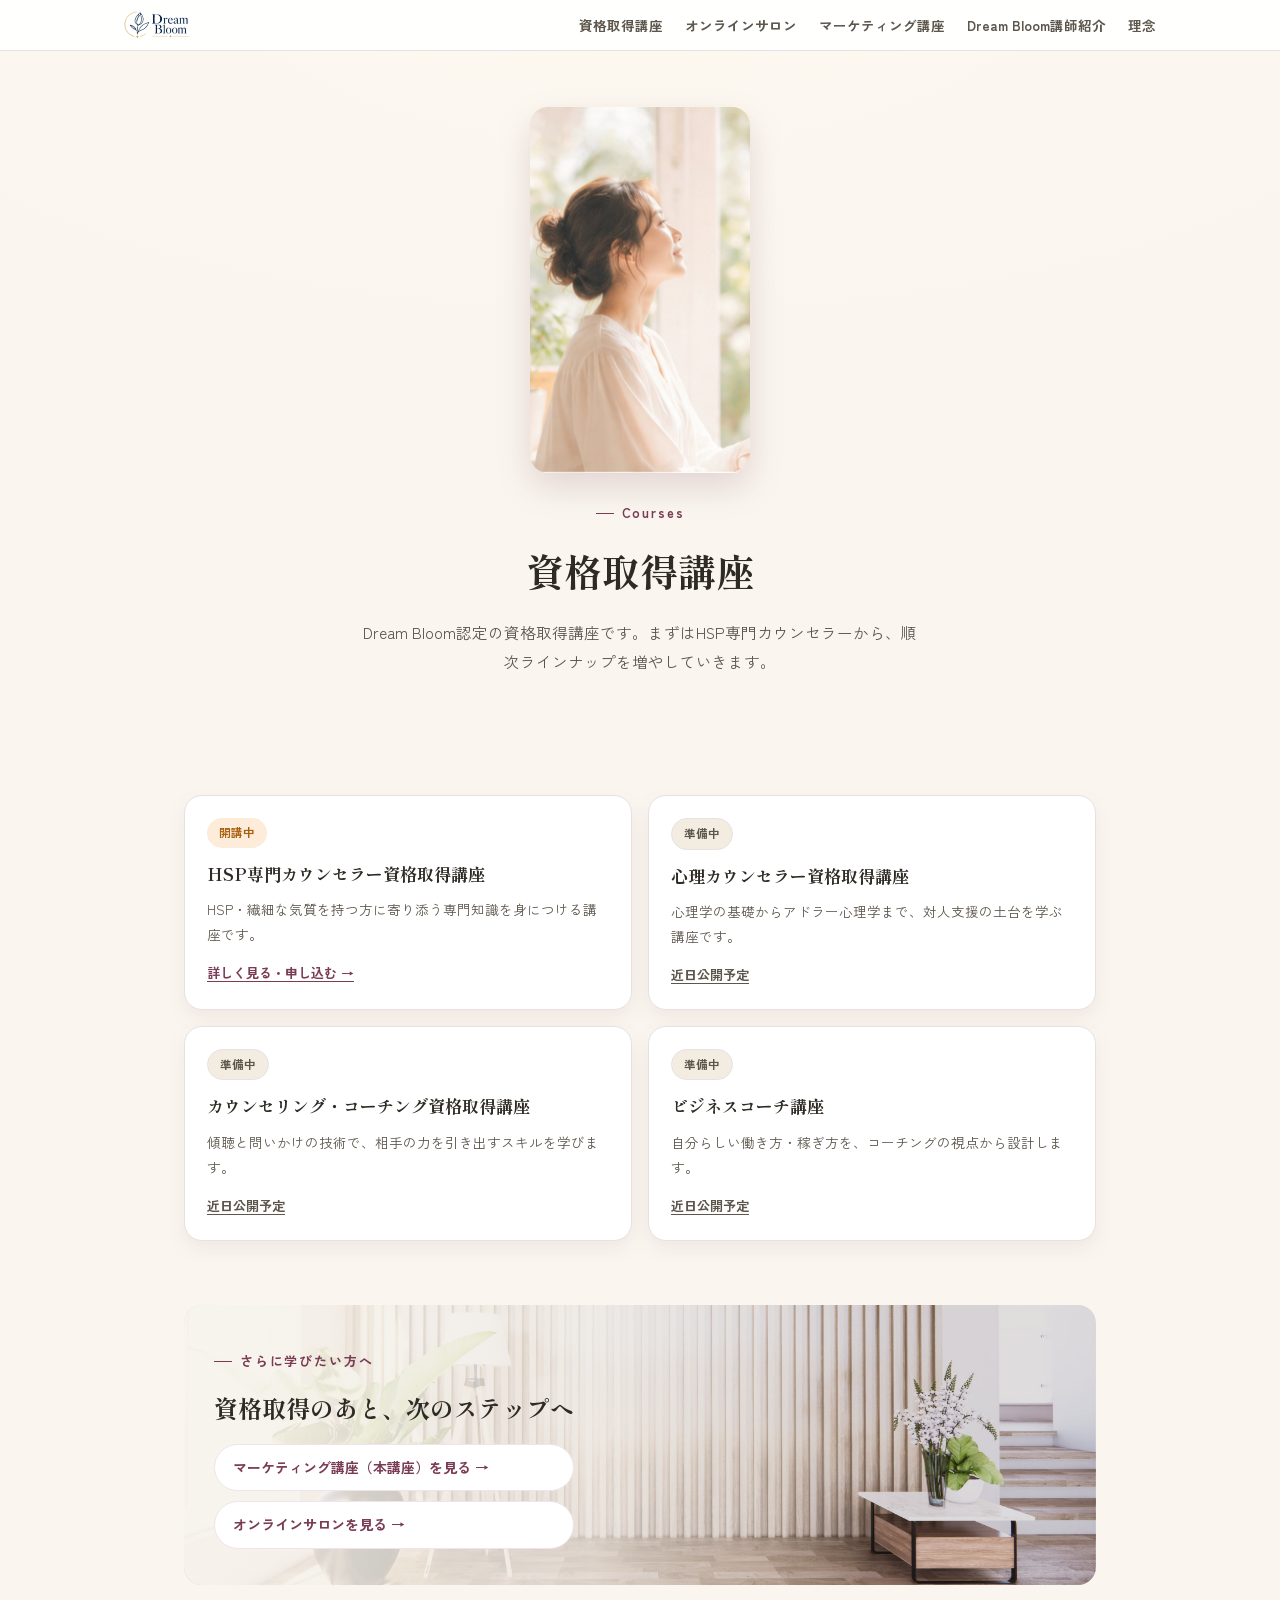
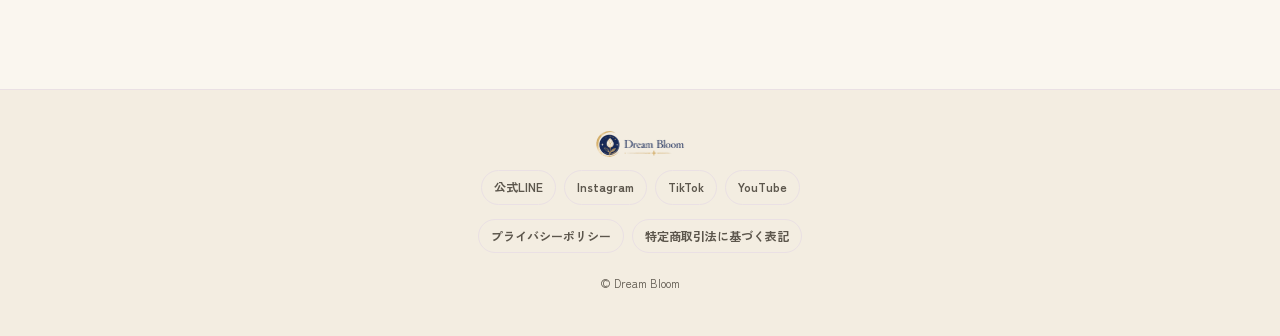
<file: courses/index.html>
<!DOCTYPE html>
<html lang="ja">
<head>
<meta charset="UTF-8">
<meta name="viewport" content="width=device-width, initial-scale=1.0">
<title>資格取得講座一覧 | Dream Bloom</title>
<link rel="preconnect" href="https://fonts.googleapis.com">
<link rel="preconnect" href="https://fonts.gstatic.com" crossorigin>
<link href="https://fonts.googleapis.com/css2?family=Shippori+Mincho:wght@500;600;800&family=Zen+Kaku+Gothic+New:wght@400;500;700&display=swap" rel="stylesheet">
<link rel="stylesheet" href="../assets/css/style.css">
</head>
<body>

<header class="site-header">
  <div class="wrap">
    <a class="brand" href="../index.html"><img class="logo-header" src="../assets/img/logo-header.png" alt="Dream Bloom"></a>
    <nav class="main-nav">
      <ul>
        <li><a href="index.html">資格取得講座</a></li>
        <li><a href="https://dream-bloom.netlify.app/" target="_blank" rel="noopener">オンラインサロン</a></li>
        <li><a href="../index.html#marketing">マーケティング講座</a></li>
        <li><a href="../instructors/index.html">Dream Bloom講師紹介</a></li>
        <li><a href="../about/index.html">理念</a></li>
      </ul>
    </nav>
    <button class="nav-toggle" onclick="this.closest('.site-header').classList.toggle('nav-open')" aria-label="メニューを開く">
      <svg viewBox="0 0 24 24" fill="none" xmlns="http://www.w3.org/2000/svg"><path d="M3 6h18M3 12h18M3 18h18" stroke="#2E2A24" stroke-width="2" stroke-linecap="round"/></svg>
    </button>
  </div>
</header>

<section class="hero">
  <div class="wrap">
    <img class="hero-banner-img" src="../assets/img/photo-courses-hero.jpg" alt="">
    <div class="eyebrow">Courses</div>
    <h1>資格取得講座</h1>
    <p class="lead">Dream Bloom認定の資格取得講座です。まずはHSP専門カウンセラーから、順次ラインナップを増やしていきます。</p>
  </div>
</section>

<section class="section">
  <div class="wrap">
    <div id="course-list" class="item-grid"></div>
  </div>
</section>

<section class="section" style="padding-top:0;">
  <div class="wrap">
    <div class="photo-panel" style="background-image:url('../assets/img/photo-interior-1.jpg');">
      <div class="panel-inner">
        <div class="eyebrow">さらに学びたい方へ</div>
        <h2 class="section-title" style="text-align:left;margin-bottom:16px;">資格取得のあと、次のステップへ</h2>
        <div style="display:flex;flex-direction:column;gap:10px;">
          <a href="ippo-plus/index.html" style="font-size:14px;font-weight:700;color:var(--rose-deep);text-decoration:none;background:#fff;border:1px solid var(--rose-soft);border-radius:100px;padding:10px 18px;">マーケティング講座（本講座）を見る →</a>
          <a href="https://dream-bloom.netlify.app/" target="_blank" rel="noopener" style="font-size:14px;font-weight:700;color:var(--rose-deep);text-decoration:none;background:#fff;border:1px solid var(--rose-soft);border-radius:100px;padding:10px 18px;">オンラインサロンを見る →</a>
        </div>
      </div>
    </div>
  </div>
</section>

<footer class="site-footer">
  <div class="wrap">
    <a class="brand" href="../index.html"><img class="logo-footer" src="../assets/img/logo-footer.png" alt="Dream Bloom"></a>
    <div class="sns-row">
      <a href="https://whnays3u.autosns.app/line" target="_blank" rel="noopener">公式LINE</a>
      <a href="https://www.instagram.com/yukari_hsp?igsh=MWVzdm12b2xmYW96aA%3D%3D&utm_source=qr" target="_blank" rel="noopener">Instagram</a>
      <a href="https://www.tiktok.com/@yukari_hsp?_r=1&_t=ZS-98jpUmoWi17" target="_blank" rel="noopener">TikTok</a>
      <a href="https://youtube.com/@yukari_hsp?si=HbhXs6TEl4zDirAj" target="_blank" rel="noopener">YouTube</a>
    </div>
    <div class="sns-row" style="margin-top:2px;">
      <a href="../legal/index.html#privacy">プライバシーポリシー</a>
      <a href="../legal/index.html#tokushoho">特定商取引法に基づく表記</a>
    </div>
    <small>&copy; Dream Bloom</small>
  </div>
</footer>

<script>
/* ============================================================
   講座データ。新しい講座が開講したら、この配列に1項目
   追加するだけでカードが自動的に増える。
   status: "open"（開講中） or "soon"（準備中）
   link  : 開講中の講座はLPのURL。準備中は "" でOK
   ============================================================ */
const courses = [
  {
    name: "HSP専門カウンセラー資格取得講座",
    status: "open",
    desc: "HSP・繊細な気質を持つ方に寄り添う専門知識を身につける講座です。",
    link: "https://hsp-counselor.netlify.app/"
  },
  {
    name: "心理カウンセラー資格取得講座",
    status: "soon",
    desc: "心理学の基礎からアドラー心理学まで、対人支援の土台を学ぶ講座です。",
    link: ""
  },
  {
    name: "カウンセリング・コーチング資格取得講座",
    status: "soon",
    desc: "傾聴と問いかけの技術で、相手の力を引き出すスキルを学びます。",
    link: ""
  },
  {
    name: "ビジネスコーチ講座",
    status: "soon",
    desc: "自分らしい働き方・稼ぎ方を、コーチングの視点から設計します。",
    link: ""
  }
];

const listEl = document.getElementById("course-list");
listEl.innerHTML = courses.map(c => `
  <div class="item-card">
    <span class="badge ${c.status}">${c.status === "open" ? "開講中" : "準備中"}</span>
    <h3>${c.name}</h3>
    <p>${c.desc}</p>
    ${c.status === "open"
      ? `<a class="item-link" href="${c.link}" target="_blank" rel="noopener">詳しく見る・申し込む →</a>`
      : `<span class="item-link disabled">近日公開予定</span>`
    }
  </div>
`).join("");
</script>

</body>
</html>
</file>
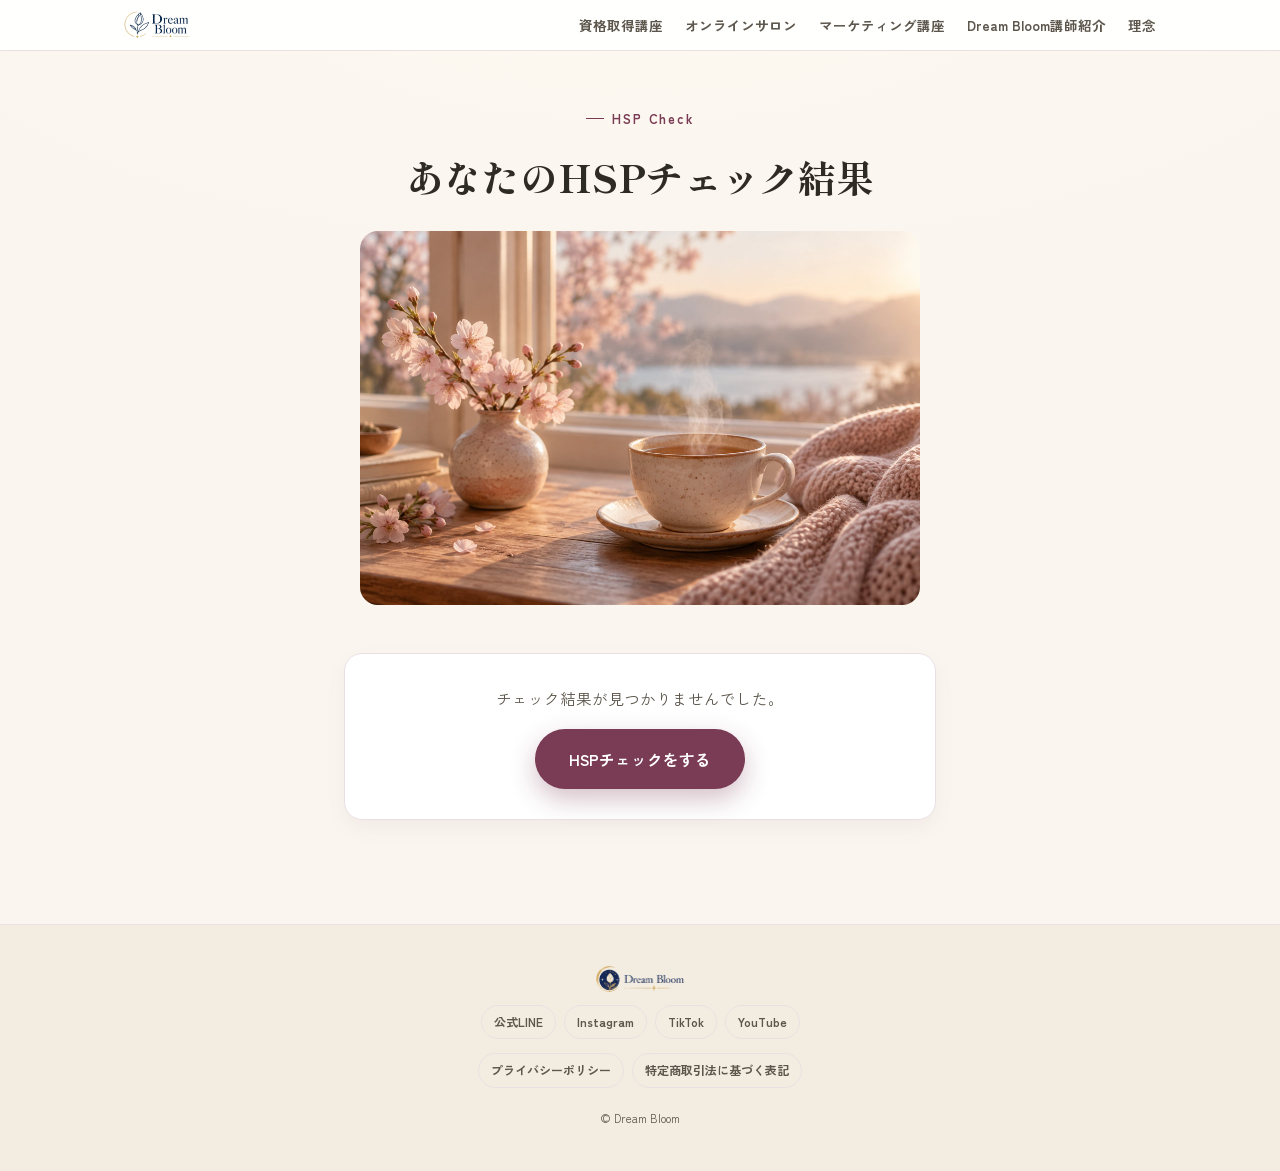
<file: hsp-check/index.html>
<!DOCTYPE html>
<html lang="ja">
<head>
<meta charset="UTF-8">
<meta name="viewport" content="width=device-width, initial-scale=1.0">
<title>HSPチェック結果 | Dream Bloom</title>
<link rel="preconnect" href="https://fonts.googleapis.com">
<link rel="preconnect" href="https://fonts.gstatic.com" crossorigin>
<link href="https://fonts.googleapis.com/css2?family=Shippori+Mincho:wght@500;600;800&family=Zen+Kaku+Gothic+New:wght@400;500;700&display=swap" rel="stylesheet">
<link rel="stylesheet" href="../assets/css/style.css">
</head>
<body>

<header class="site-header">
  <div class="wrap">
    <a class="brand" href="../index.html"><img class="logo-header" src="../assets/img/logo-header.png" alt="Dream Bloom"></a>
    <nav class="main-nav">
      <ul>
        <li><a href="../courses/index.html">資格取得講座</a></li>
        <li><a href="https://dream-bloom.netlify.app/" target="_blank" rel="noopener">オンラインサロン</a></li>
        <li><a href="../index.html#marketing">マーケティング講座</a></li>
        <li><a href="../instructors/index.html">Dream Bloom講師紹介</a></li>
        <li><a href="../about/index.html">理念</a></li>
      </ul>
    </nav>
    <button class="nav-toggle" onclick="this.closest('.site-header').classList.toggle('nav-open')" aria-label="メニューを開く">
      <svg viewBox="0 0 24 24" fill="none" xmlns="http://www.w3.org/2000/svg"><path d="M3 6h18M3 12h18M3 18h18" stroke="#2E2A24" stroke-width="2" stroke-linecap="round"/></svg>
    </button>
  </div>
</header>

<section class="hero">
  <div class="wrap">
    <div class="eyebrow" style="justify-content:center;display:flex;">HSP Check</div>
    <h1>あなたのHSPチェック結果</h1>
    <img src="../assets/img/hsp-check-illustration.jpg" alt="" style="display:block;width:100%;max-width:560px;height:auto;border-radius:var(--radius);margin:24px auto 0;">
  </div>
</section>

<section class="section" style="padding-top:0;">
  <div class="wrap" style="max-width:640px;">
    <div id="hsp-result-area"></div>
  </div>
</section>

<footer class="site-footer">
  <div class="wrap">
    <a class="brand" href="../index.html"><img class="logo-footer" src="../assets/img/logo-footer.png" alt="Dream Bloom"></a>
    <div class="sns-row">
      <a href="https://whnays3u.autosns.app/line" target="_blank" rel="noopener">公式LINE</a>
      <a href="https://www.instagram.com/yukari_hsp?igsh=MWVzdm12b2xmYW96aA%3D%3D&utm_source=qr" target="_blank" rel="noopener">Instagram</a>
      <a href="https://www.tiktok.com/@yukari_hsp?_r=1&_t=ZS-98jpUmoWi17" target="_blank" rel="noopener">TikTok</a>
      <a href="https://youtube.com/@yukari_hsp?si=HbhXs6TEl4zDirAj" target="_blank" rel="noopener">YouTube</a>
    </div>
    <div class="sns-row" style="margin-top:2px;">
      <a href="../legal/index.html#privacy">プライバシーポリシー</a>
      <a href="../legal/index.html#tokushoho">特定商取引法に基づく表記</a>
    </div>
    <small>&copy; Dream Bloom</small>
  </div>
</footer>

<script>
(function(){
  var TOTAL = 10;
  var params = new URLSearchParams(window.location.search);
  var score = parseInt(params.get("score"), 10);
  var area = document.getElementById("hsp-result-area");

  if (isNaN(score) || score < 0 || score > TOTAL) {
    area.innerHTML =
      '<div class="hsp-result" style="text-align:center;">' +
        '<p class="lead">チェック結果が見つかりませんでした。</p>' +
        '<div class="cta-center" style="margin-top:16px;"><a class="cta-btn" href="../index.html#hsp-check">HSPチェックをする</a></div>' +
      '</div>';
    return;
  }

  var title, body;
  if (score <= 2) {
    title = "繊細さは控えめなタイプ";
    body = "環境の変化にはわりと強く、比較的おおらかに過ごせるタイプかもしれません。とはいえ、状況によっては誰でも繊細になる瞬間があります。";
  } else if (score <= 6) {
    title = "繊細さを持ち合わせているタイプ";
    body = "場面によって敏感さが出やすいタイプです。自分の心の状態に気づいて、うまく付き合っていくことで、より過ごしやすくなるかもしれません。";
  } else {
    title = "高い繊細さ（HSP傾向）を持っているタイプ";
    body = "周りの刺激や人の気持ちを人一倍感じ取りやすい、HSP気質が強いタイプかもしれません。繊細さは、うまく付き合えば大きな強みにもなります。";
  }

  area.innerHTML =
    '<div class="hsp-result">' +
      '<p style="font-weight:700;color:var(--rose-deep);margin:0 0 4px;">' + score + ' / ' + TOTAL + '個 当てはまりました</p>' +
      '<h3 style="margin:0 0 12px;">' + title + '</h3>' +
      '<p class="lead" style="margin:0 0 6px;">' + body + '</p>' +
      '<p style="font-size:12px;color:var(--ink-soft);margin:0 0 20px;">※医学的な診断ではなく、簡易的な自己チェックです。</p>' +
      '<div class="cta-row">' +
        '<a class="cta-btn outline" style="color:var(--rose);border-color:var(--rose);" href="../courses/index.html">HSPについてもっと深く知る</a>' +
        '<a class="cta-btn outline" href="https://dream-bloom.netlify.app/" target="_blank" rel="noopener">繊細さを強みに変える</a>' +
      '</div>' +
      '<p style="margin-top:20px;"><a href="../index.html#hsp-check" style="font-size:13px;color:var(--ink-soft);text-decoration:underline;">もう一度チェックする</a></p>' +
    '</div>';
})();
</script>

</body>
</html>
</file>
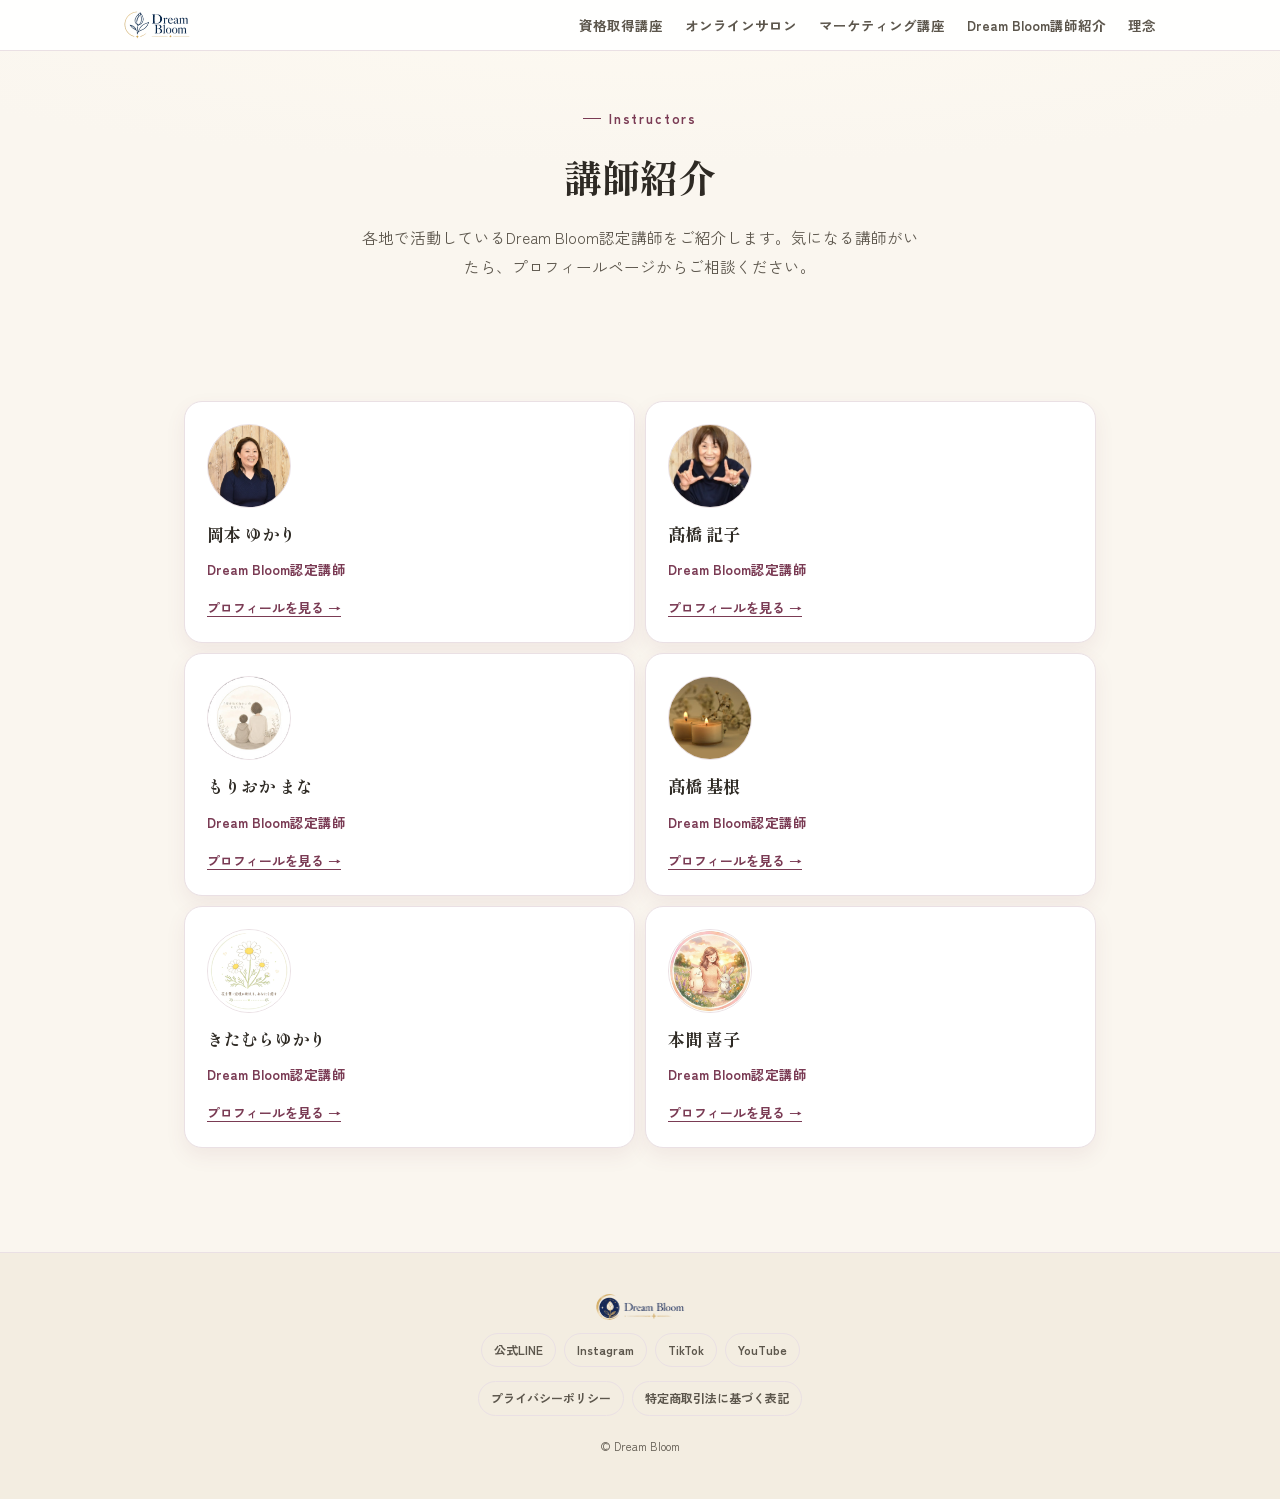
<file: instructors/index.html>
<!DOCTYPE html>
<html lang="ja">
<head>
<meta charset="UTF-8">
<meta name="viewport" content="width=device-width, initial-scale=1.0">
<title>講師紹介 | Dream Bloom</title>
<link rel="preconnect" href="https://fonts.googleapis.com">
<link rel="preconnect" href="https://fonts.gstatic.com" crossorigin>
<link href="https://fonts.googleapis.com/css2?family=Shippori+Mincho:wght@500;600;800&family=Zen+Kaku+Gothic+New:wght@400;500;700&display=swap" rel="stylesheet">
<link rel="stylesheet" href="../assets/css/style.css">
</head>
<body>

<header class="site-header">
  <div class="wrap">
    <a class="brand" href="../index.html"><img class="logo-header" src="../assets/img/logo-header.png" alt="Dream Bloom"></a>
    <nav class="main-nav">
      <ul>
        <li><a href="../courses/index.html">資格取得講座</a></li>
        <li><a href="https://dream-bloom.netlify.app/" target="_blank" rel="noopener">オンラインサロン</a></li>
        <li><a href="../index.html#marketing">マーケティング講座</a></li>
        <li><a href="index.html">Dream Bloom講師紹介</a></li>
        <li><a href="../about/index.html">理念</a></li>
      </ul>
    </nav>
    <button class="nav-toggle" onclick="this.closest('.site-header').classList.toggle('nav-open')" aria-label="メニューを開く">
      <svg viewBox="0 0 24 24" fill="none" xmlns="http://www.w3.org/2000/svg"><path d="M3 6h18M3 12h18M3 18h18" stroke="#2E2A24" stroke-width="2" stroke-linecap="round"/></svg>
    </button>
  </div>
</header>

<section class="hero">
  <div class="wrap">
    <div class="eyebrow">Instructors</div>
    <h1>講師紹介</h1>
    <p class="lead">各地で活動しているDream Bloom認定講師をご紹介します。気になる講師がいたら、プロフィールページからご相談ください。</p>
  </div>
</section>

<section class="section">
  <div class="wrap">
    <div id="instructor-list" class="item-grid"></div>
    <p id="empty-message" class="lead center" style="display:none;margin-top:8px;">
      現在、紹介できる認定講師の準備を進めています。近日公開予定です。
    </p>
  </div>
</section>

<footer class="site-footer">
  <div class="wrap">
    <a class="brand" href="../index.html"><img class="logo-footer" src="../assets/img/logo-footer.png" alt="Dream Bloom"></a>
    <div class="sns-row">
      <a href="https://whnays3u.autosns.app/line" target="_blank" rel="noopener">公式LINE</a>
      <a href="https://www.instagram.com/yukari_hsp?igsh=MWVzdm12b2xmYW96aA%3D%3D&utm_source=qr" target="_blank" rel="noopener">Instagram</a>
      <a href="https://www.tiktok.com/@yukari_hsp?_r=1&_t=ZS-98jpUmoWi17" target="_blank" rel="noopener">TikTok</a>
      <a href="https://youtube.com/@yukari_hsp?si=HbhXs6TEl4zDirAj" target="_blank" rel="noopener">YouTube</a>
    </div>
    <div class="sns-row" style="margin-top:2px;">
      <a href="../legal/index.html#privacy">プライバシーポリシー</a>
      <a href="../legal/index.html#tokushoho">特定商取引法に基づく表記</a>
    </div>
    <small>&copy; Dream Bloom</small>
  </div>
</footer>

<script>
/* ============================================================
   認定講師データ。新しい講師が加わったら:
   1. instructors/_template/ フォルダをコピーして
      instructors/[講師スラッグ]/ を作る
   2. 個別ページの中身（プロフィール・SNS・依頼ボタン）を編集する
   3. この配列に1項目追加する
   退会した講師は、この配列から項目を削除するだけで
   一覧・紹介ページから同時に消える。
   ============================================================ */
const instructors = [
  {
    name: "岡本 ゆかり",
    title: "Dream Bloom認定講師",
    photo: "../assets/img/founder-photo.jpg",
    link: "okamoto-yukari/index.html"
  },
  {
    name: "髙橋 記子",
    title: "Dream Bloom認定講師",
    photo: "../assets/img/instructor-takahashi-fumiko.png",
    link: "takahashi-fumiko/index.html"
  },
  {
    name: "もりおか まな",
    title: "Dream Bloom認定講師",
    photo: "../assets/img/instructor-morioka-mana.jpg",
    link: "morioka-mana/index.html"
  },
  {
    name: "髙橋 基根",
    title: "Dream Bloom認定講師",
    photo: "../assets/img/instructor-takahashi-motone.jpg",
    link: "takahashi-motone/index.html"
  },
  {
    name: "きたむらゆかり",
    title: "Dream Bloom認定講師",
    photo: "../assets/img/instructor-kitamura-yukari.jpg",
    link: "きたむらゆかり/index.html"
  },
  {
    name: "本間 喜子",
    title: "Dream Bloom認定講師",
    photo: "../assets/img/instructor-honma-yoshiko.jpg",
    link: "honma-yoshiko/index.html"
  },
  // 例:
  // {
  //   name: "山田 花子",
  //   title: "Dream Bloom認定講師",
  //   photo: "",
  //   link: "yamada-hanako/index.html"
  // },
];

const listEl = document.getElementById("instructor-list");
const emptyEl = document.getElementById("empty-message");

if (instructors.length === 0) {
  emptyEl.style.display = "block";
} else {
  listEl.innerHTML = instructors.map(i => `
    <a class="item-card" href="${i.link}" style="text-decoration:none;color:inherit;">
      <img class="instructor-photo" src="${i.photo || '../assets/img/placeholder-avatar.png'}" alt="${i.name}">
      <h3>${i.name}</h3>
      <p style="font-weight:700;color:var(--rose-deep);">${i.title}</p>
      <span class="item-link">プロフィールを見る →</span>
    </a>
  `).join("");
}
</script>

</body>
</html>
</file>
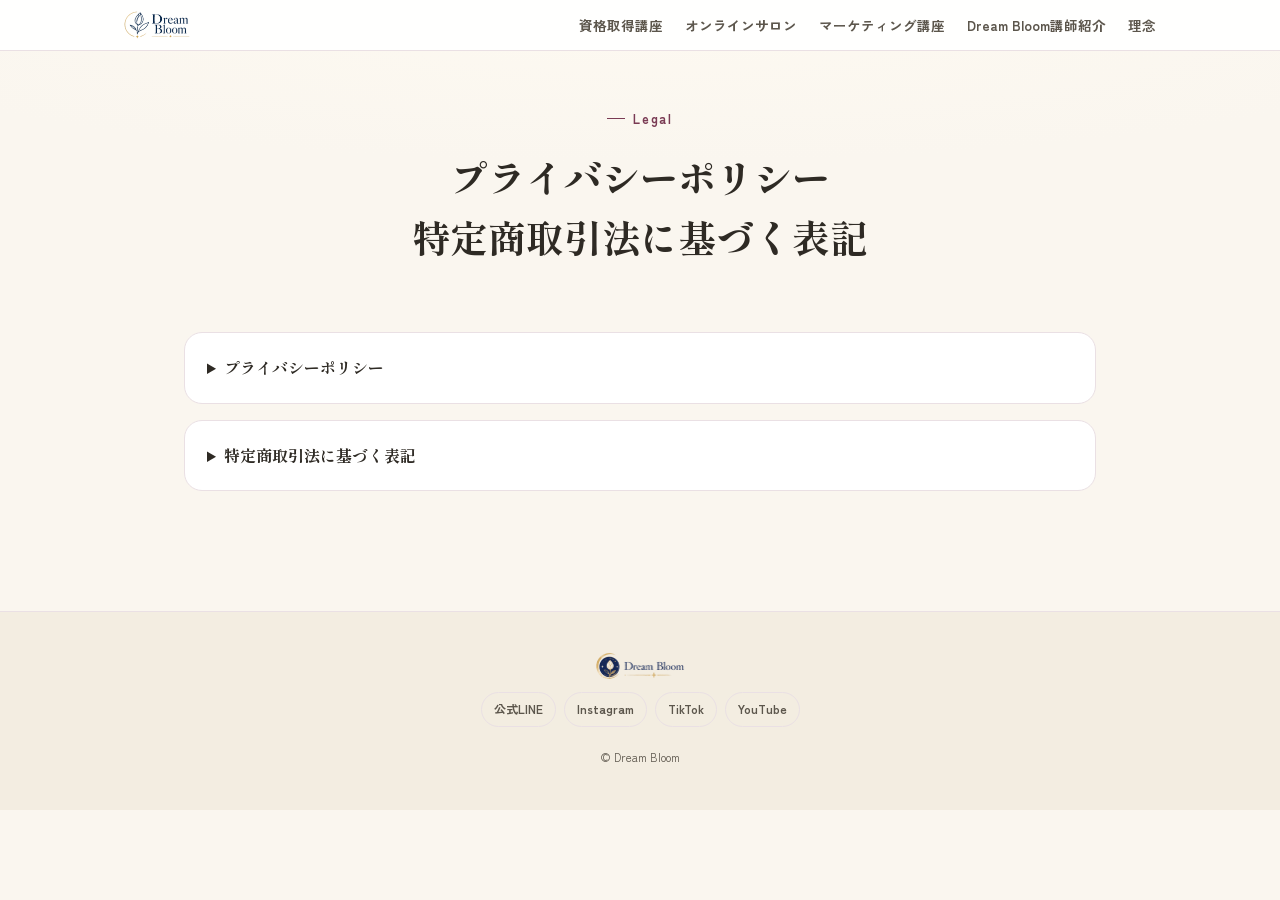
<file: legal/index.html>
<!DOCTYPE html>
<html lang="ja">
<head>
<meta charset="UTF-8">
<meta name="viewport" content="width=device-width, initial-scale=1.0">
<title>プライバシーポリシー・特定商取引法に基づく表記 | Dream Bloom</title>
<link rel="preconnect" href="https://fonts.googleapis.com">
<link rel="preconnect" href="https://fonts.gstatic.com" crossorigin>
<link href="https://fonts.googleapis.com/css2?family=Shippori+Mincho:wght@500;600;800&family=Zen+Kaku+Gothic+New:wght@400;500;700&display=swap" rel="stylesheet">
<link rel="stylesheet" href="../assets/css/style.css">
<style>
  .legal-body{font-size:14px;color:var(--ink-soft);}
  .legal-body h4{font-size:14.5px;color:var(--ink);margin:22px 0 8px;}
  .legal-body p{margin:0 0 10px;}
  .legal-body ul{margin:0 0 10px;padding-left:20px;}
  details{background:#fff;border:1px solid var(--line);border-radius:var(--radius);padding:20px 22px;margin-bottom:16px;}
  summary{font-family:"Shippori Mincho",serif;font-weight:700;font-size:16px;cursor:pointer;}
  table.legal-table{width:100%;border-collapse:collapse;font-size:13.5px;margin-top:14px;}
  table.legal-table th{text-align:left;color:var(--ink);width:34%;padding:10px 8px;border-top:1px dashed var(--line);vertical-align:top;}
  table.legal-table td{color:var(--ink-soft);padding:10px 8px;border-top:1px dashed var(--line);}
</style>
</head>
<body>

<header class="site-header">
  <div class="wrap">
    <a class="brand" href="../index.html"><img class="logo-header" src="../assets/img/logo-header.png" alt="Dream Bloom"></a>
    <nav class="main-nav">
      <ul>
        <li><a href="../courses/index.html">資格取得講座</a></li>
        <li><a href="https://dream-bloom.netlify.app/" target="_blank" rel="noopener">オンラインサロン</a></li>
        <li><a href="../index.html#marketing">マーケティング講座</a></li>
        <li><a href="../instructors/index.html">Dream Bloom講師紹介</a></li>
        <li><a href="../about/index.html">理念</a></li>
      </ul>
    </nav>
    <button class="nav-toggle" onclick="this.closest('.site-header').classList.toggle('nav-open')" aria-label="メニューを開く">
      <svg viewBox="0 0 24 24" fill="none" xmlns="http://www.w3.org/2000/svg"><path d="M3 6h18M3 12h18M3 18h18" stroke="#2E2A24" stroke-width="2" stroke-linecap="round"/></svg>
    </button>
  </div>
</header>

<section class="hero">
  <div class="wrap">
    <div class="eyebrow">Legal</div>
    <h1>プライバシーポリシー<br>特定商取引法に基づく表記</h1>
    <!--
      利用規約は資格取得講座・Ippoマーケティング講座それぞれで内容が異なるため、
      本部サイトには掲載しない。各講座のLP/申込ページ側に個別掲載する。
    -->
  </div>
</section>

<section class="section" style="padding-top:0;">
  <div class="wrap">

    <details id="privacy">
      <summary>プライバシーポリシー</summary>
      <div class="legal-body">
        <p>1. 取得する個人情報:氏名・ニックネーム、メールアドレス・電話番号等の連絡先、住所(発送等が必要な場合)、決済に関する情報、お問い合わせ・お申込みの内容。</p>
        <p>2. 利用目的:本サービスの提供・運営、受講生への連絡、お問い合わせ対応、決済・請求手続き、サービス・特典等のご案内、サービスの改善および検討。</p>
        <p>3. 第三者提供:当方は、法令に基づく場合、または人の生命・身体・財産の保護のために必要であり本人の同意を得ることが困難な場合を除き、あらかじめ本人の同意を得ずに個人情報を第三者に提供しません。</p>
        <p>4. 業務委託:当方は、利用目的の達成に必要な範囲で個人情報の取扱いを外部(決済代行、会員サイト等・メール配信等の外部サービス)に委託することがあり、委託先に対して適切な監督を行います。</p>
        <p>5. 安全管理措置:当方は、個人情報の漏えい、滅失又は毀損の防止その他個人情報の安全管理のため、組織的、人的、物理的及び技術的安全管理措置その他必要かつ適切な措置を講じます。</p>
        <p>6. 開示・訂正・利用停止等の請求:本人からの開示・訂正・追加・削除・利用停止等の請求があった場合、当方は本人確認のうえ、法令に従い合理的な期間内に対応します。請求は上記連絡先までお願いします。</p>
        <p>7. Cookie・アクセス解析:利便性向上やアクセス状況把握のため、Cookieやアクセス解析ツールを利用することがあります。これにより個人を直接特定する情報を取得することはありません。</p>
        <p>8. 変更:本ポリシーは必要に応じて変更することがあり、変更後の内容は当方が定める方法で周知した時点から効力を生じます。</p>
        <p>9. 法令等の遵守:当方は、個人情報の保護に関する法令その他関係法令を遵守し、本ポリシーを継続的に見直し、その改善に努めます。</p>
        <p>10. お問い合わせ窓口:個人情報の取扱いに関するお問い合わせは、上記メールアドレスまでご連絡ください。</p>
      </div>
    </details>

    <details id="tokushoho">
      <summary>特定商取引法に基づく表記</summary>
      <table class="legal-table">
        <tr><th>事業者名</th><td>岡本ゆかり</td></tr>
        <tr><th>運営責任者</th><td>岡本ゆかり</td></tr>
        <tr><th>住所</th><td>〒810-0073 福岡県福岡市中央区舞鶴3-6-23-203-1</td></tr>
        <tr><th>電話番号</th><td>請求があれば遅滞なく開示する。</td></tr>
        <tr><th>メールアドレス</th><td>crevefirst.info@gmail.com</td></tr>
        <tr><th>販売価格</th><td>利用規約または各サービスの申込ページに表示された価格(税込)によります。</td></tr>
        <tr><th>商品代金以外の必要料金</th><td>インターネット接続料金、通信料金、銀行振込を利用する場合の振込手数料その他本サービスの利用に必要な費用は、お客様のご負担となります。</td></tr>
        <tr><th>支払方法</th><td>クレジットカード決済その他当事業者が指定する方法。</td></tr>
        <tr><th>支払時期</th><td>申込時に決済されます。</td></tr>
        <tr><th>サービス提供時期</th><td>決済完了後、直ちに利用を開始できます。ただし、別途提供開始日を定めるサービスについては、その日から利用できます。</td></tr>
        <tr><th>キャンセル・返金</th><td>役務提供開始後は、当方の責めに帰すべき事由がある場合その他法令上返金義務が生じる場合を除き、返金又はキャンセルはできません。詳細は利用規約をご確認ください。</td></tr>
      </table>
    </details>

  </div>
</section>

<footer class="site-footer">
  <div class="wrap">
    <a class="brand" href="../index.html"><img class="logo-footer" src="../assets/img/logo-footer.png" alt="Dream Bloom"></a>
    <div class="sns-row">
      <a href="https://whnays3u.autosns.app/line" target="_blank" rel="noopener">公式LINE</a>
      <a href="https://www.instagram.com/yukari_hsp?igsh=MWVzdm12b2xmYW96aA%3D%3D&utm_source=qr" target="_blank" rel="noopener">Instagram</a>
      <a href="https://www.tiktok.com/@yukari_hsp?_r=1&_t=ZS-98jpUmoWi17" target="_blank" rel="noopener">TikTok</a>
      <a href="https://youtube.com/@yukari_hsp?si=HbhXs6TEl4zDirAj" target="_blank" rel="noopener">YouTube</a>
    </div>
    <small>&copy; Dream Bloom</small>
  </div>
</footer>

</body>
</html>
</file>
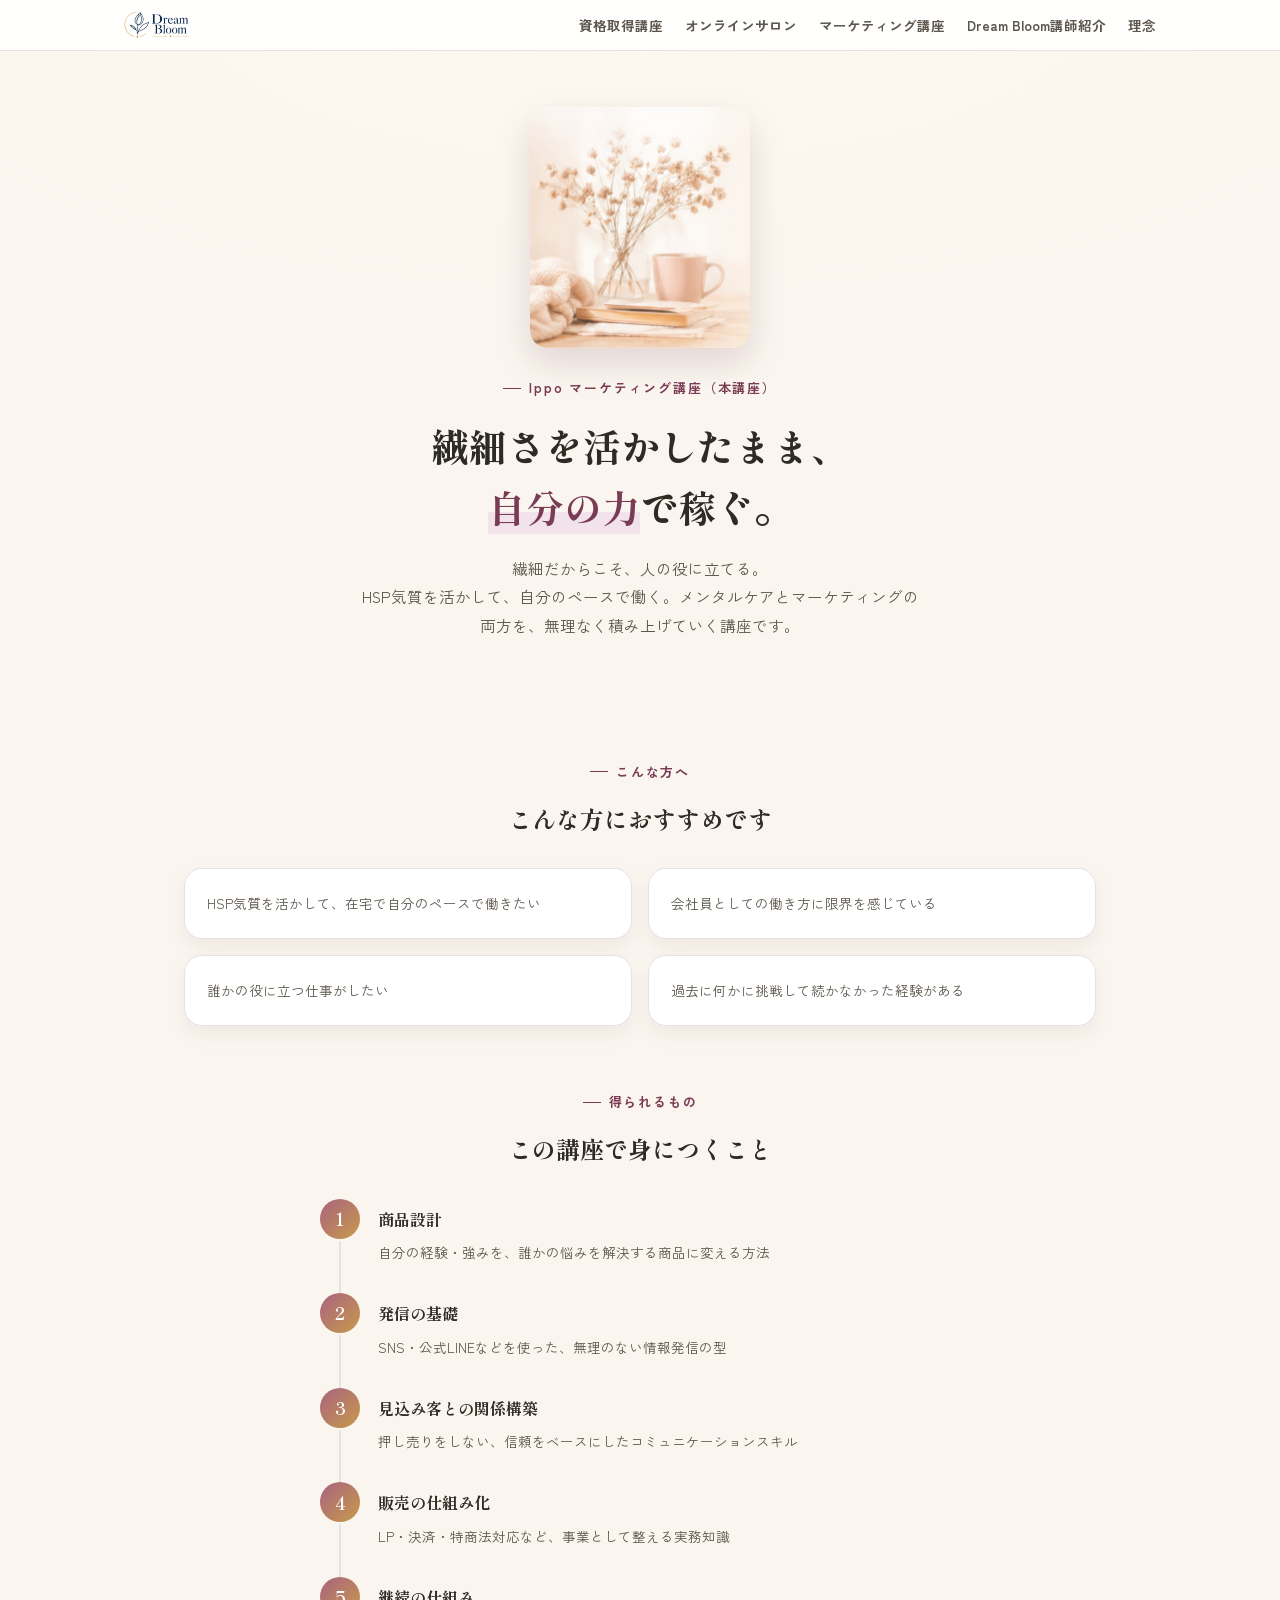
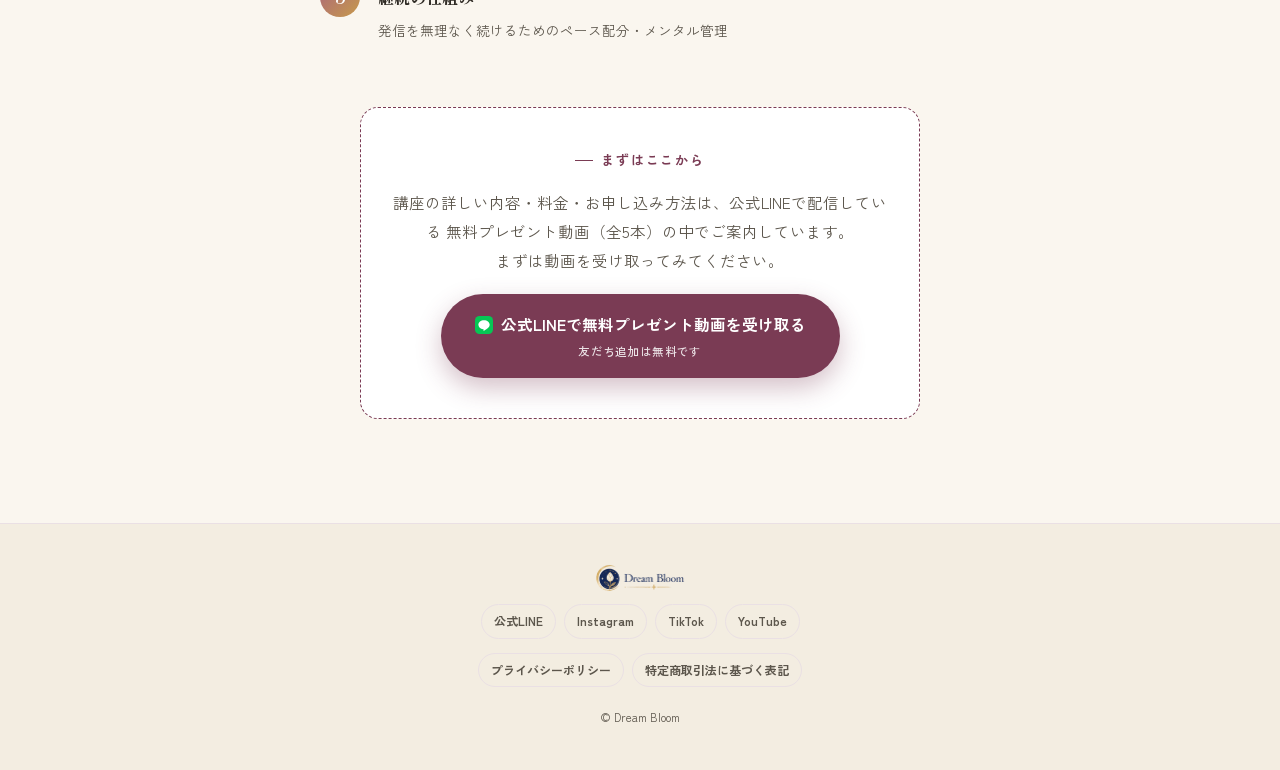
<file: courses/ippo-plus/index.html>
<!DOCTYPE html>
<html lang="ja">
<head>
<meta charset="UTF-8">
<meta name="viewport" content="width=device-width, initial-scale=1.0">
<title>マーケティング講座（本講座）Ippo | Dream Bloom</title>
<link rel="preconnect" href="https://fonts.googleapis.com">
<link rel="preconnect" href="https://fonts.gstatic.com" crossorigin>
<link href="https://fonts.googleapis.com/css2?family=Shippori+Mincho:wght@500;600;800&family=Zen+Kaku+Gothic+New:wght@400;500;700&display=swap" rel="stylesheet">
<link rel="stylesheet" href="../../assets/css/style.css">
</head>
<body>

<header class="site-header">
  <div class="wrap">
    <a class="brand" href="../../index.html"><img class="logo-header" src="../../assets/img/logo-header.png" alt="Dream Bloom"></a>
    <nav class="main-nav">
      <ul>
        <li><a href="../index.html">資格取得講座</a></li>
        <li><a href="https://dream-bloom.netlify.app/" target="_blank" rel="noopener">オンラインサロン</a></li>
        <li><a href="../../index.html#marketing">マーケティング講座</a></li>
        <li><a href="../../instructors/index.html">Dream Bloom講師紹介</a></li>
        <li><a href="../../about/index.html">理念</a></li>
      </ul>
    </nav>
    <button class="nav-toggle" onclick="this.closest('.site-header').classList.toggle('nav-open')" aria-label="メニューを開く">
      <svg viewBox="0 0 24 24" fill="none" xmlns="http://www.w3.org/2000/svg"><path d="M3 6h18M3 12h18M3 18h18" stroke="#2E2A24" stroke-width="2" stroke-linecap="round"/></svg>
    </button>
  </div>
</header>

<section class="hero">
  <div class="wrap">
    <img class="hero-banner-img" src="../../assets/img/photo-ippoplus-hero.jpg" alt="">
    <div class="eyebrow">Ippo マーケティング講座（本講座）</div>
    <h1>繊細さを活かしたまま、<br><em>自分の力</em>で稼ぐ。</h1>
    <p class="lead">
      繊細だからこそ、人の役に立てる。<br>
      HSP気質を活かして、自分のペースで働く。メンタルケアとマーケティングの両方を、無理なく積み上げていく講座です。
    </p>
  </div>
</section>

<section class="section">
  <div class="wrap">
    <div class="eyebrow center" style="justify-content:center;display:flex;">こんな方へ</div>
    <h2 class="section-title">こんな方におすすめです</h2>
    <div class="item-grid">
      <div class="item-card"><p>HSP気質を活かして、在宅で自分のペースで働きたい</p></div>
      <div class="item-card"><p>会社員としての働き方に限界を感じている</p></div>
      <div class="item-card"><p>誰かの役に立つ仕事がしたい</p></div>
      <div class="item-card"><p>過去に何かに挑戦して続かなかった経験がある</p></div>
    </div>
  </div>
</section>

<section class="section" style="padding-top:0;">
  <div class="wrap">
    <div class="eyebrow center" style="justify-content:center;display:flex;">得られるもの</div>
    <h2 class="section-title">この講座で身につくこと</h2>
    <div class="step-list">
      <div class="step-item">
        <span class="step-num">1</span>
        <div class="step-body">
          <h3>商品設計</h3>
          <p>自分の経験・強みを、誰かの悩みを解決する商品に変える方法</p>
        </div>
      </div>
      <div class="step-item">
        <span class="step-num">2</span>
        <div class="step-body">
          <h3>発信の基礎</h3>
          <p>SNS・公式LINEなどを使った、無理のない情報発信の型</p>
        </div>
      </div>
      <div class="step-item">
        <span class="step-num">3</span>
        <div class="step-body">
          <h3>見込み客との関係構築</h3>
          <p>押し売りをしない、信頼をベースにしたコミュニケーションスキル</p>
        </div>
      </div>
      <div class="step-item">
        <span class="step-num">4</span>
        <div class="step-body">
          <h3>販売の仕組み化</h3>
          <p>LP・決済・特商法対応など、事業として整える実務知識</p>
        </div>
      </div>
      <div class="step-item">
        <span class="step-num">5</span>
        <div class="step-body">
          <h3>継続の仕組み</h3>
          <p>発信を無理なく続けるためのペース配分・メンタル管理</p>
        </div>
      </div>
    </div>
  </div>
</section>

<section class="section" style="padding-top:0;">
  <div class="wrap">
    <div class="coming-soon">
      <div class="eyebrow center" style="justify-content:center;display:flex;">まずはここから</div>
      <p class="lead" style="margin-bottom:20px;">
        講座の詳しい内容・料金・お申し込み方法は、公式LINEで配信している
        無料プレゼント動画（全5本）の中でご案内しています。<br>
        まずは動画を受け取ってみてください。
      </p>
      <div class="cta-center">
        <a class="cta-btn" href="https://whnays3u.autosns.app/line" target="_blank" rel="noopener">
          <span style="display:inline-flex;align-items:center;gap:8px;">
            <svg width="18" height="18" viewBox="0 0 24 24" fill="none" xmlns="http://www.w3.org/2000/svg" aria-hidden="true">
              <rect width="24" height="24" rx="6" fill="#06C755"/>
              <path d="M12 5.5c-4.14 0-7.5 2.73-7.5 6.1 0 3.03 2.66 5.57 6.26 6.05.24.05.58.16.66.37.08.19.05.49.03.68l-.11.65c-.03.19-.15.75.66.41.81-.34 4.36-2.57 5.95-4.4 1.1-1.2 1.63-2.43 1.63-3.76 0-3.37-3.38-6.1-7.58-6.1Z" fill="#fff"/>
            </svg>
            <span>公式LINEで無料プレゼント動画を受け取る</span>
          </span>
          <small>友だち追加は無料です</small>
        </a>
      </div>
    </div>
  </div>
</section>

<footer class="site-footer">
  <div class="wrap">
    <a class="brand" href="../../index.html"><img class="logo-footer" src="../../assets/img/logo-footer.png" alt="Dream Bloom"></a>
    <div class="sns-row">
      <a href="https://whnays3u.autosns.app/line" target="_blank" rel="noopener">公式LINE</a>
      <a href="https://www.instagram.com/yukari_hsp?igsh=MWVzdm12b2xmYW96aA%3D%3D&utm_source=qr" target="_blank" rel="noopener">Instagram</a>
      <a href="https://www.tiktok.com/@yukari_hsp?_r=1&_t=ZS-98jpUmoWi17" target="_blank" rel="noopener">TikTok</a>
      <a href="https://youtube.com/@yukari_hsp?si=HbhXs6TEl4zDirAj" target="_blank" rel="noopener">YouTube</a>
    </div>
    <div class="sns-row" style="margin-top:2px;">
      <a href="../../legal/index.html#privacy">プライバシーポリシー</a>
      <a href="../../legal/index.html#tokushoho">特定商取引法に基づく表記</a>
    </div>
    <small>&copy; Dream Bloom</small>
  </div>
</footer>

</body>
</html>
</file>
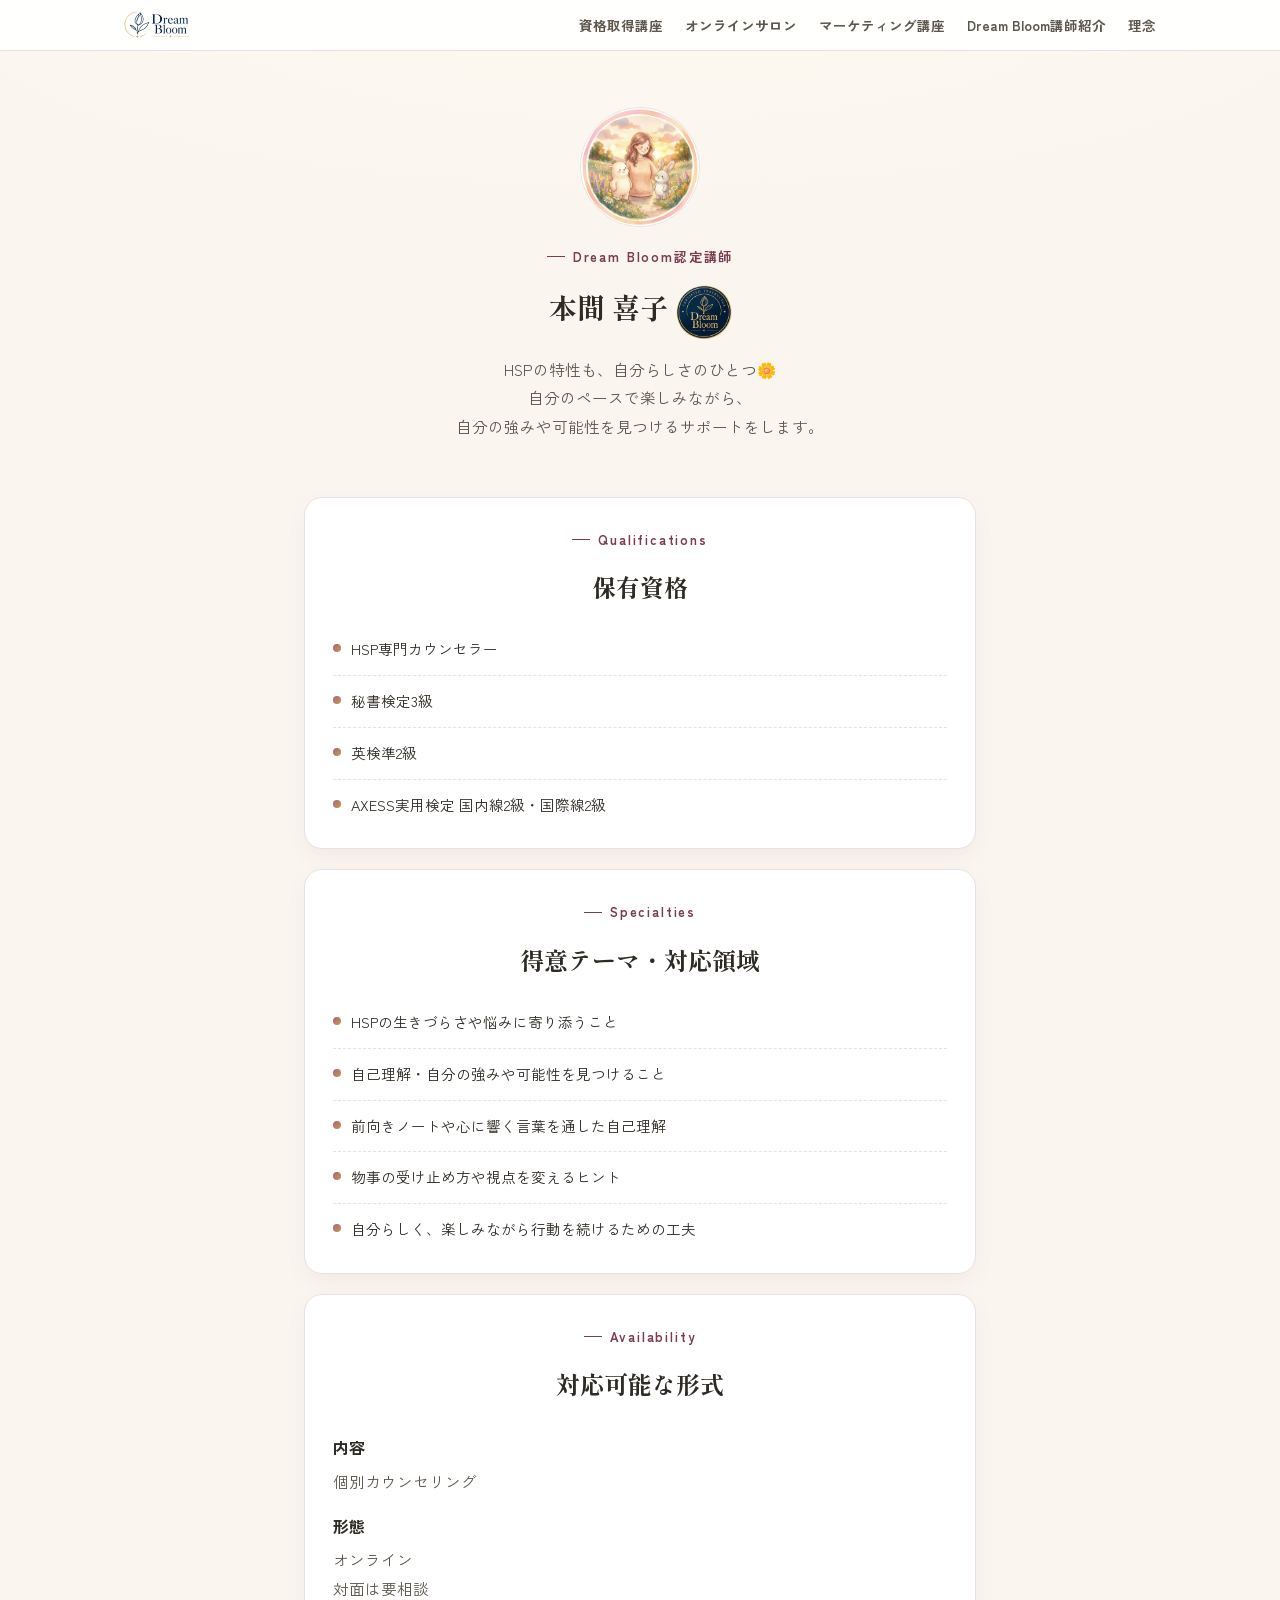
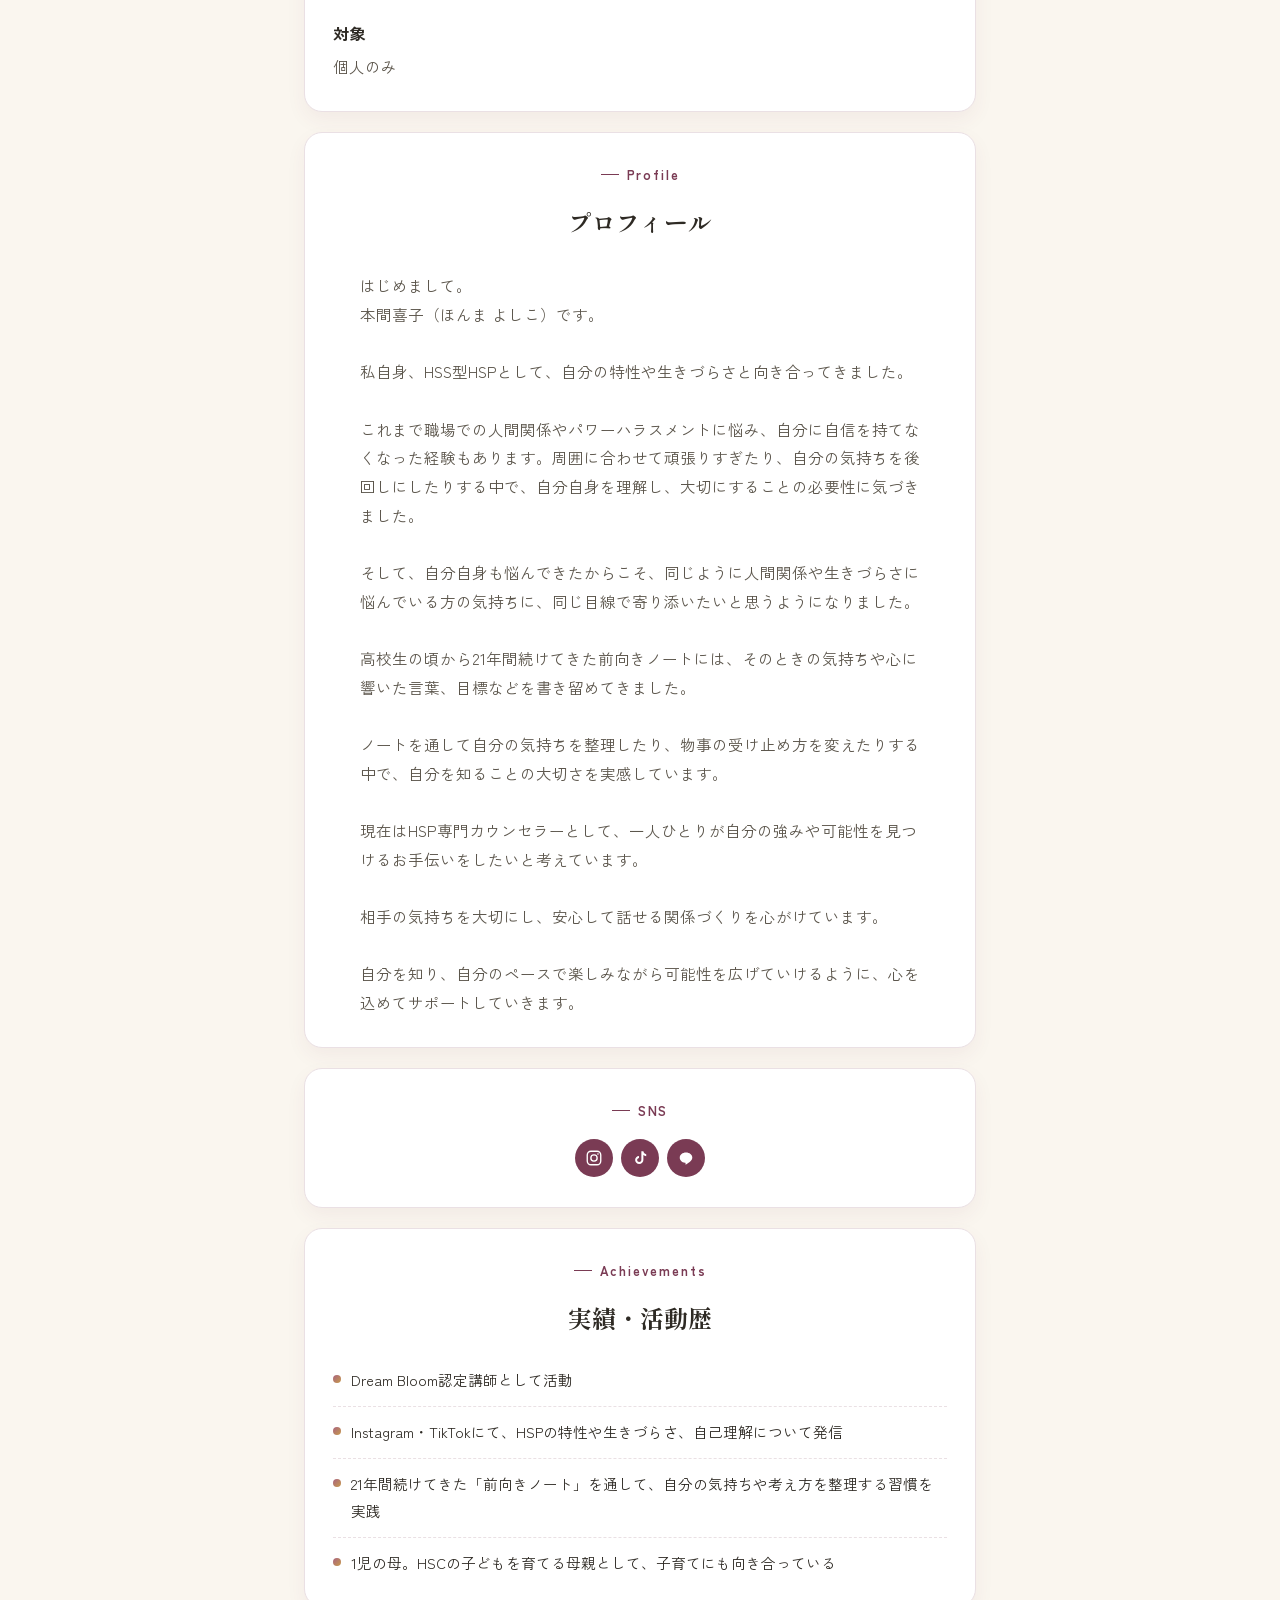
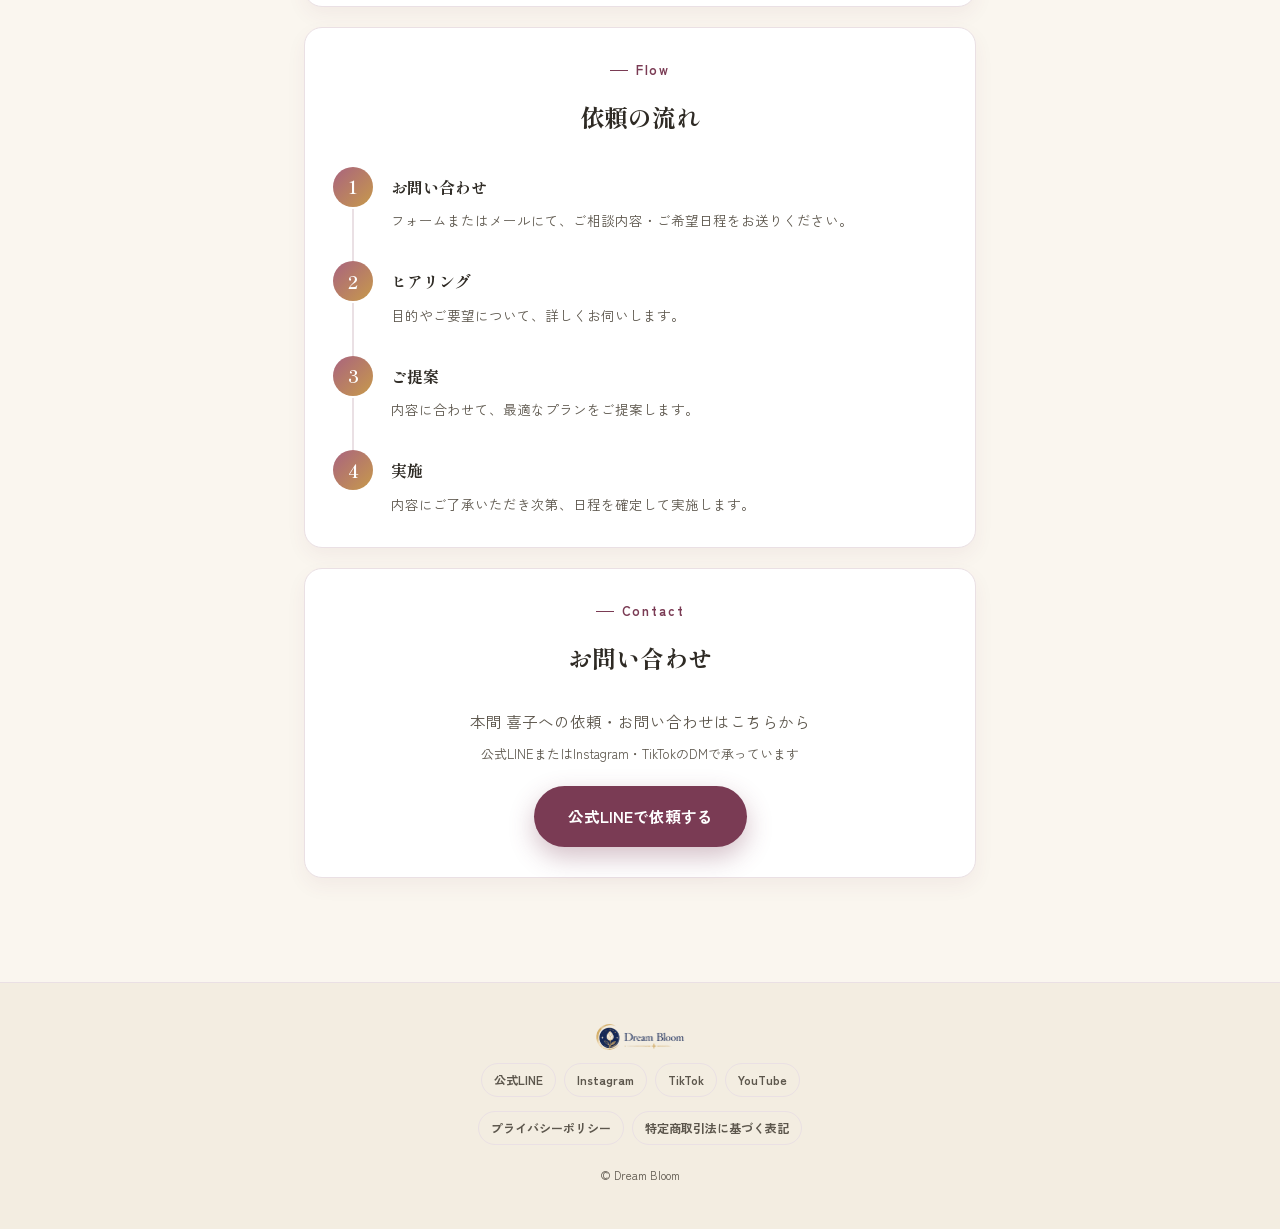
<file: instructors/honma-yoshiko/index.html>
<!DOCTYPE html>
<html lang="ja">
<head>
<meta charset="UTF-8">
<meta name="viewport" content="width=device-width, initial-scale=1.0">
<title>本間 喜子 | Dream Bloom認定講師</title>
<link rel="preconnect" href="https://fonts.googleapis.com">
<link rel="preconnect" href="https://fonts.gstatic.com" crossorigin>
<link href="https://fonts.googleapis.com/css2?family=Shippori+Mincho:wght@500;600;800&family=Zen+Kaku+Gothic+New:wght@400;500;700&display=swap" rel="stylesheet">
<link rel="stylesheet" href="../../assets/css/style.css">
</head>
<body>

<header class="site-header">
  <div class="wrap">
    <a class="brand" href="../../index.html"><img class="logo-header" src="../../assets/img/logo-header.png" alt="Dream Bloom"></a>
    <nav class="main-nav">
      <ul>
        <li><a href="../../courses/index.html">資格取得講座</a></li>
        <li><a href="https://dream-bloom.netlify.app/" target="_blank" rel="noopener">オンラインサロン</a></li>
        <li><a href="../../index.html#marketing">マーケティング講座</a></li>
        <li><a href="../index.html">Dream Bloom講師紹介</a></li>
        <li><a href="../../about/index.html">理念</a></li>
      </ul>
    </nav>
    <button class="nav-toggle" onclick="this.closest('.site-header').classList.toggle('nav-open')" aria-label="メニューを開く">
      <svg viewBox="0 0 24 24" fill="none" xmlns="http://www.w3.org/2000/svg"><path d="M3 6h18M3 12h18M3 18h18" stroke="#2E2A24" stroke-width="2" stroke-linecap="round"/></svg>
    </button>
  </div>
</header>

<section class="hero">
  <div class="wrap">
    <img class="instructor-photo" style="width:120px;height:120px;margin:0 auto 18px;" src="../../assets/img/instructor-honma-yoshiko.jpg" alt="本間 喜子">
    <div class="eyebrow" style="justify-content:center;display:flex;">Dream Bloom認定講師</div>
    <h1 style="font-size:28px;">本間 喜子<img class="instructor-badge" src="../../assets/img/badge-certified.png" alt="Dream Bloom認定講師"></h1>
    <p class="lead">HSPの特性も、自分らしさのひとつ🌼<br>自分のペースで楽しみながら、<br>自分の強みや可能性を見つけるサポートをします。</p>
  </div>
</section>

<section class="section" style="padding-top:0;">
  <div class="wrap" style="max-width:720px;">

    <div class="profile-block">
      <div class="eyebrow" style="justify-content:center;display:flex;">Qualifications</div>
      <h2 class="section-title">保有資格</h2>
      <ul class="qualification-list">
        <li>HSP専門カウンセラー</li>
        <li>秘書検定3級</li>
        <li>英検準2級</li>
        <li>AXESS実用検定 国内線2級・国際線2級</li>
      </ul>
    </div>

    <div class="profile-block">
      <div class="eyebrow" style="justify-content:center;display:flex;">Specialties</div>
      <h2 class="section-title">得意テーマ・対応領域</h2>
      <ul class="qualification-list">
        <li>HSPの生きづらさや悩みに寄り添うこと</li>
        <li>自己理解・自分の強みや可能性を見つけること</li>
        <li>前向きノートや心に響く言葉を通した自己理解</li>
        <li>物事の受け止め方や視点を変えるヒント</li>
        <li>自分らしく、楽しみながら行動を続けるための工夫</li>
      </ul>
    </div>

    <div class="profile-block">
      <div class="eyebrow" style="justify-content:center;display:flex;">Availability</div>
      <h2 class="section-title">対応可能な形式</h2>
      <div style="display:flex;flex-direction:column;gap:16px;">
        <div>
          <p style="font-weight:700;margin:0 0 4px;color:var(--ink);">内容</p>
          <p class="lead" style="margin:0;">個別カウンセリング</p>
        </div>
        <div>
          <p style="font-weight:700;margin:0 0 4px;color:var(--ink);">形態</p>
          <p class="lead" style="margin:0;">オンライン<br>対面は要相談</p>
        </div>
        <div>
          <p style="font-weight:700;margin:0 0 4px;color:var(--ink);">対象</p>
          <p class="lead" style="margin:0;">個人のみ</p>
        </div>
      </div>
    </div>

    <div class="profile-block">
      <div class="eyebrow" style="justify-content:center;display:flex;">Profile</div>
      <h2 class="section-title">プロフィール</h2>
      <p class="lead">
        はじめまして。<br>
        本間喜子（ほんま よしこ）です。<br><br>
        私自身、HSS型HSPとして、自分の特性や生きづらさと向き合ってきました。<br><br>
        これまで職場での人間関係やパワーハラスメントに悩み、自分に自信を持てなくなった経験もあります。周囲に合わせて頑張りすぎたり、自分の気持ちを後回しにしたりする中で、自分自身を理解し、大切にすることの必要性に気づきました。<br><br>
        そして、自分自身も悩んできたからこそ、同じように人間関係や生きづらさに悩んでいる方の気持ちに、同じ目線で寄り添いたいと思うようになりました。<br><br>
        高校生の頃から21年間続けてきた前向きノートには、そのときの気持ちや心に響いた言葉、目標などを書き留めてきました。<br><br>
        ノートを通して自分の気持ちを整理したり、物事の受け止め方を変えたりする中で、自分を知ることの大切さを実感しています。<br><br>
        現在はHSP専門カウンセラーとして、一人ひとりが自分の強みや可能性を見つけるお手伝いをしたいと考えています。<br><br>
        相手の気持ちを大切にし、安心して話せる関係づくりを心がけています。<br><br>
        自分を知り、自分のペースで楽しみながら可能性を広げていけるように、心を込めてサポートしていきます。
      </p>
    </div>

    <div class="profile-block" style="text-align:center;">
      <div class="eyebrow" style="justify-content:center;display:flex;">SNS</div>
      <div class="sns-row" style="justify-content:center;">
        <a class="sns-icon" style="background:var(--rose-deep);" href="https://www.instagram.com/yoshiko_hsp?psln=MXh1dWE4cDc0cmEwMQ==" target="_blank" rel="noopener" aria-label="Instagram">
          <svg viewBox="0 0 24 24" width="18" height="18" fill="none" aria-hidden="true"><rect x="3" y="3" width="18" height="18" rx="5" stroke="#fff" stroke-width="1.8"/><circle cx="12" cy="12" r="4.2" stroke="#fff" stroke-width="1.8"/><circle cx="17.3" cy="6.7" r="1.1" fill="#fff"/></svg>
        </a>
        <a class="sns-icon" style="background:var(--rose-deep);" href="https://www.tiktok.com/@yoshiko_hsp?_r=1&_t=ZS-9BOKbfZF2UG" target="_blank" rel="noopener" aria-label="TikTok">
          <svg viewBox="0 0 24 24" width="18" height="18" fill="#fff" aria-hidden="true"><path d="M16.5 3c.3 2 1.8 3.6 3.8 3.9v2.6c-1.4-.1-2.7-.6-3.8-1.4v6.6c0 3-2.5 5.4-5.5 5.4S5.5 17.7 5.5 14.7c0-2.9 2.3-5.3 5.2-5.4v2.7c-1.4.1-2.5 1.3-2.5 2.7 0 1.5 1.2 2.7 2.8 2.7 1.5 0 2.8-1.2 2.8-2.7V3h2.7Z"/></svg>
        </a>
        <a class="sns-icon" style="background:var(--rose-deep);" href="https://lin.ee/PpiOBX1" target="_blank" rel="noopener" aria-label="公式LINE">
          <svg viewBox="0 0 24 24" width="20" height="20" fill="none" aria-hidden="true"><path d="M12 5.5c-4.14 0-7.5 2.73-7.5 6.1 0 3.03 2.66 5.57 6.26 6.05.24.05.58.16.66.37.08.19.05.49.03.68l-.11.65c-.03.19-.15.75.66.41.81-.34 4.36-2.57 5.95-4.4 1.1-1.2 1.63-2.43 1.63-3.76 0-3.37-3.38-6.1-7.58-6.1Z" fill="#fff"/></svg>
        </a>
      </div>
    </div>

    <div class="profile-block">
      <div class="eyebrow" style="justify-content:center;display:flex;">Achievements</div>
      <h2 class="section-title">実績・活動歴</h2>
      <ul class="qualification-list">
        <li>Dream Bloom認定講師として活動</li>
        <li>Instagram・TikTokにて、HSPの特性や生きづらさ、自己理解について発信</li>
        <li>21年間続けてきた「前向きノート」を通して、自分の気持ちや考え方を整理する習慣を実践</li>
        <li>1児の母。HSCの子どもを育てる母親として、子育てにも向き合っている</li>
      </ul>
    </div>

    <div class="profile-block">
      <div class="eyebrow" style="justify-content:center;display:flex;">Flow</div>
      <h2 class="section-title">依頼の流れ</h2>
      <div class="step-list">
        <div class="step-item">
          <div class="step-num">1</div>
          <div class="step-body">
            <h3>お問い合わせ</h3>
            <p>フォームまたはメールにて、ご相談内容・ご希望日程をお送りください。</p>
          </div>
        </div>
        <div class="step-item">
          <div class="step-num">2</div>
          <div class="step-body">
            <h3>ヒアリング</h3>
            <p>目的やご要望について、詳しくお伺いします。</p>
          </div>
        </div>
        <div class="step-item">
          <div class="step-num">3</div>
          <div class="step-body">
            <h3>ご提案</h3>
            <p>内容に合わせて、最適なプランをご提案します。</p>
          </div>
        </div>
        <div class="step-item">
          <div class="step-num">4</div>
          <div class="step-body">
            <h3>実施</h3>
            <p>内容にご了承いただき次第、日程を確定して実施します。</p>
          </div>
        </div>
      </div>
    </div>

    <div class="profile-block contact-block">
      <div class="eyebrow" style="justify-content:center;display:flex;">Contact</div>
      <h2 class="section-title">お問い合わせ</h2>
      <p class="lead" style="margin-bottom:6px;">本間 喜子への依頼・お問い合わせはこちらから</p>
      <p class="lead" style="margin-bottom:20px;font-size:13px;">公式LINEまたはInstagram・TikTokのDMで承っています</p>
      <div class="cta-center">
        <a class="cta-btn" href="https://lin.ee/PpiOBX1" target="_blank" rel="noopener">公式LINEで依頼する</a>
      </div>
    </div>

  </div>
</section>

<footer class="site-footer">
  <div class="wrap">
    <a class="brand" href="../../index.html"><img class="logo-footer" src="../../assets/img/logo-footer.png" alt="Dream Bloom"></a>
    <div class="sns-row">
      <a href="https://whnays3u.autosns.app/line" target="_blank" rel="noopener">公式LINE</a>
      <a href="https://www.instagram.com/yukari_hsp?igsh=MWVzdm12b2xmYW96aA%3D%3D&utm_source=qr" target="_blank" rel="noopener">Instagram</a>
      <a href="https://www.tiktok.com/@yukari_hsp?_r=1&_t=ZS-98jpUmoWi17" target="_blank" rel="noopener">TikTok</a>
      <a href="https://youtube.com/@yukari_hsp?si=HbhXs6TEl4zDirAj" target="_blank" rel="noopener">YouTube</a>
    </div>
    <div class="sns-row" style="margin-top:2px;">
      <a href="../../legal/index.html#privacy">プライバシーポリシー</a>
      <a href="../../legal/index.html#tokushoho">特定商取引法に基づく表記</a>
    </div>
    <small>&copy; Dream Bloom</small>
  </div>
</footer>

</body>
</html>
</file>
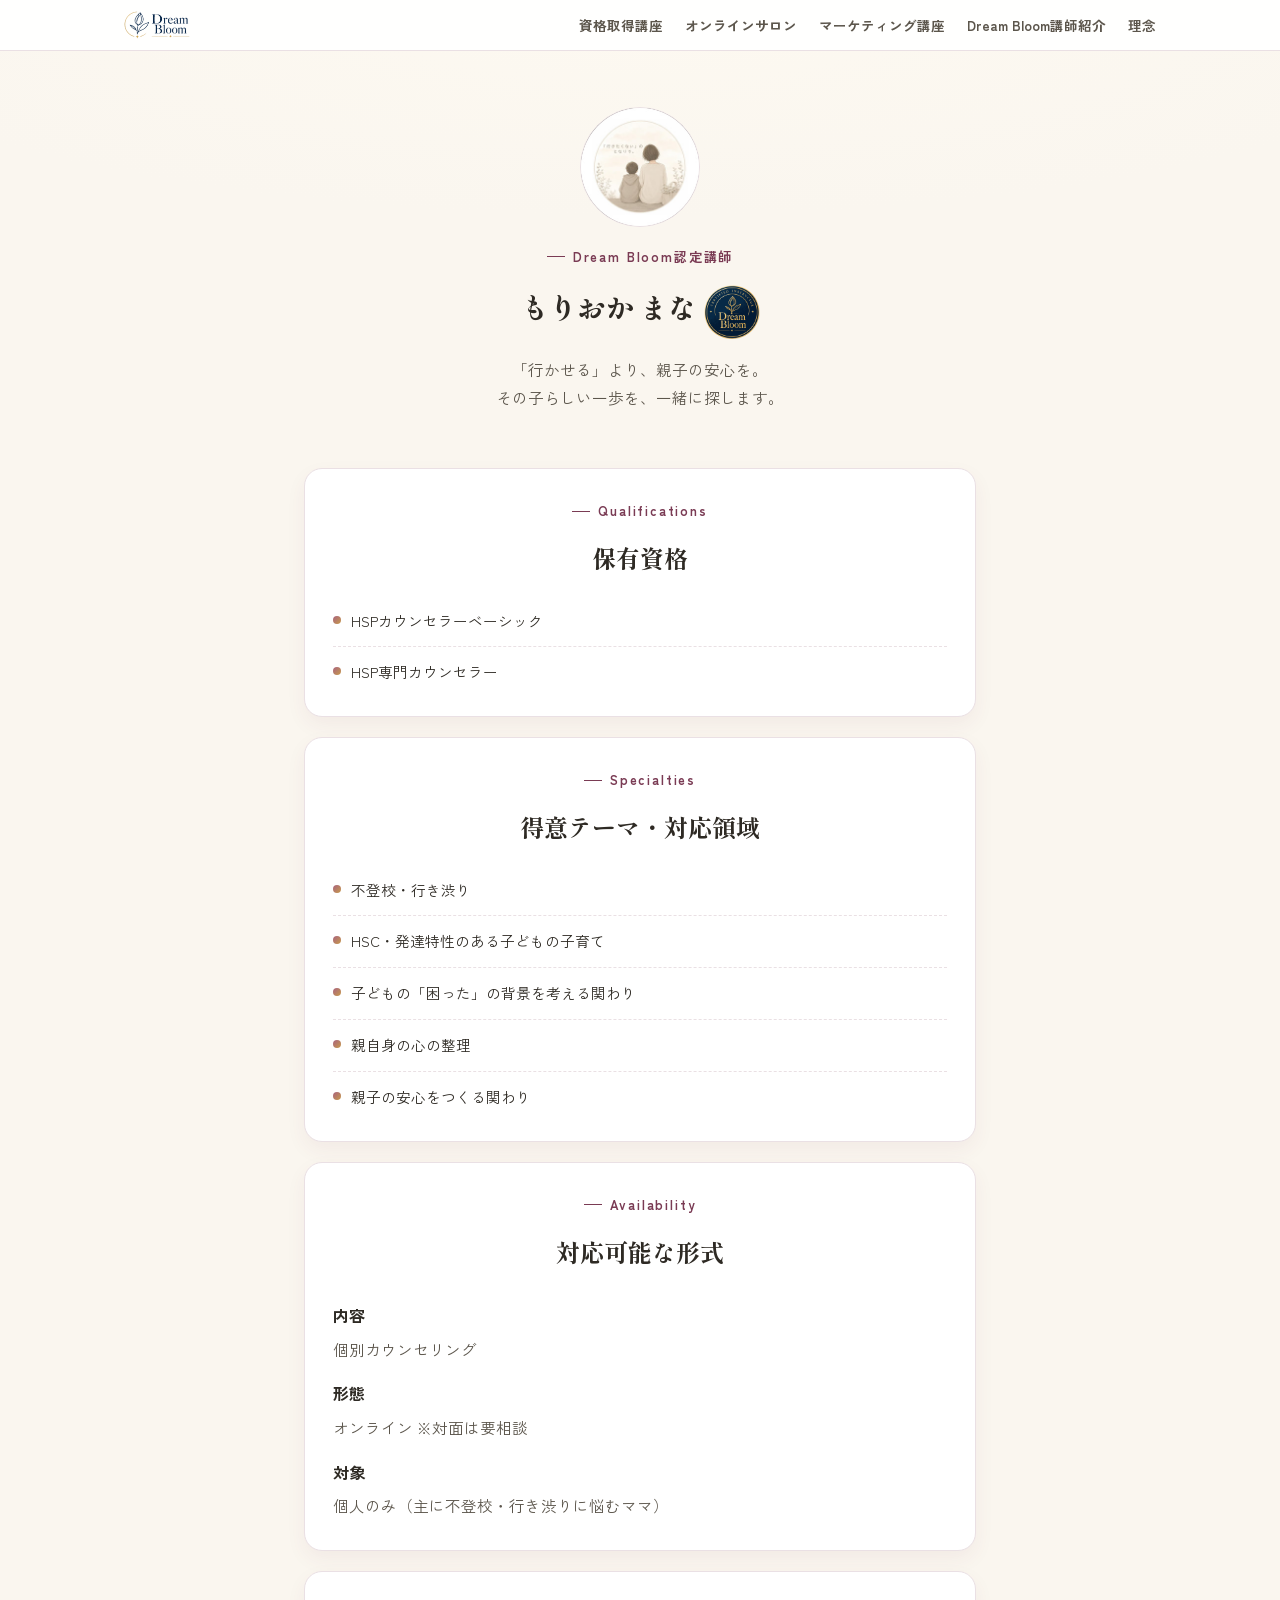
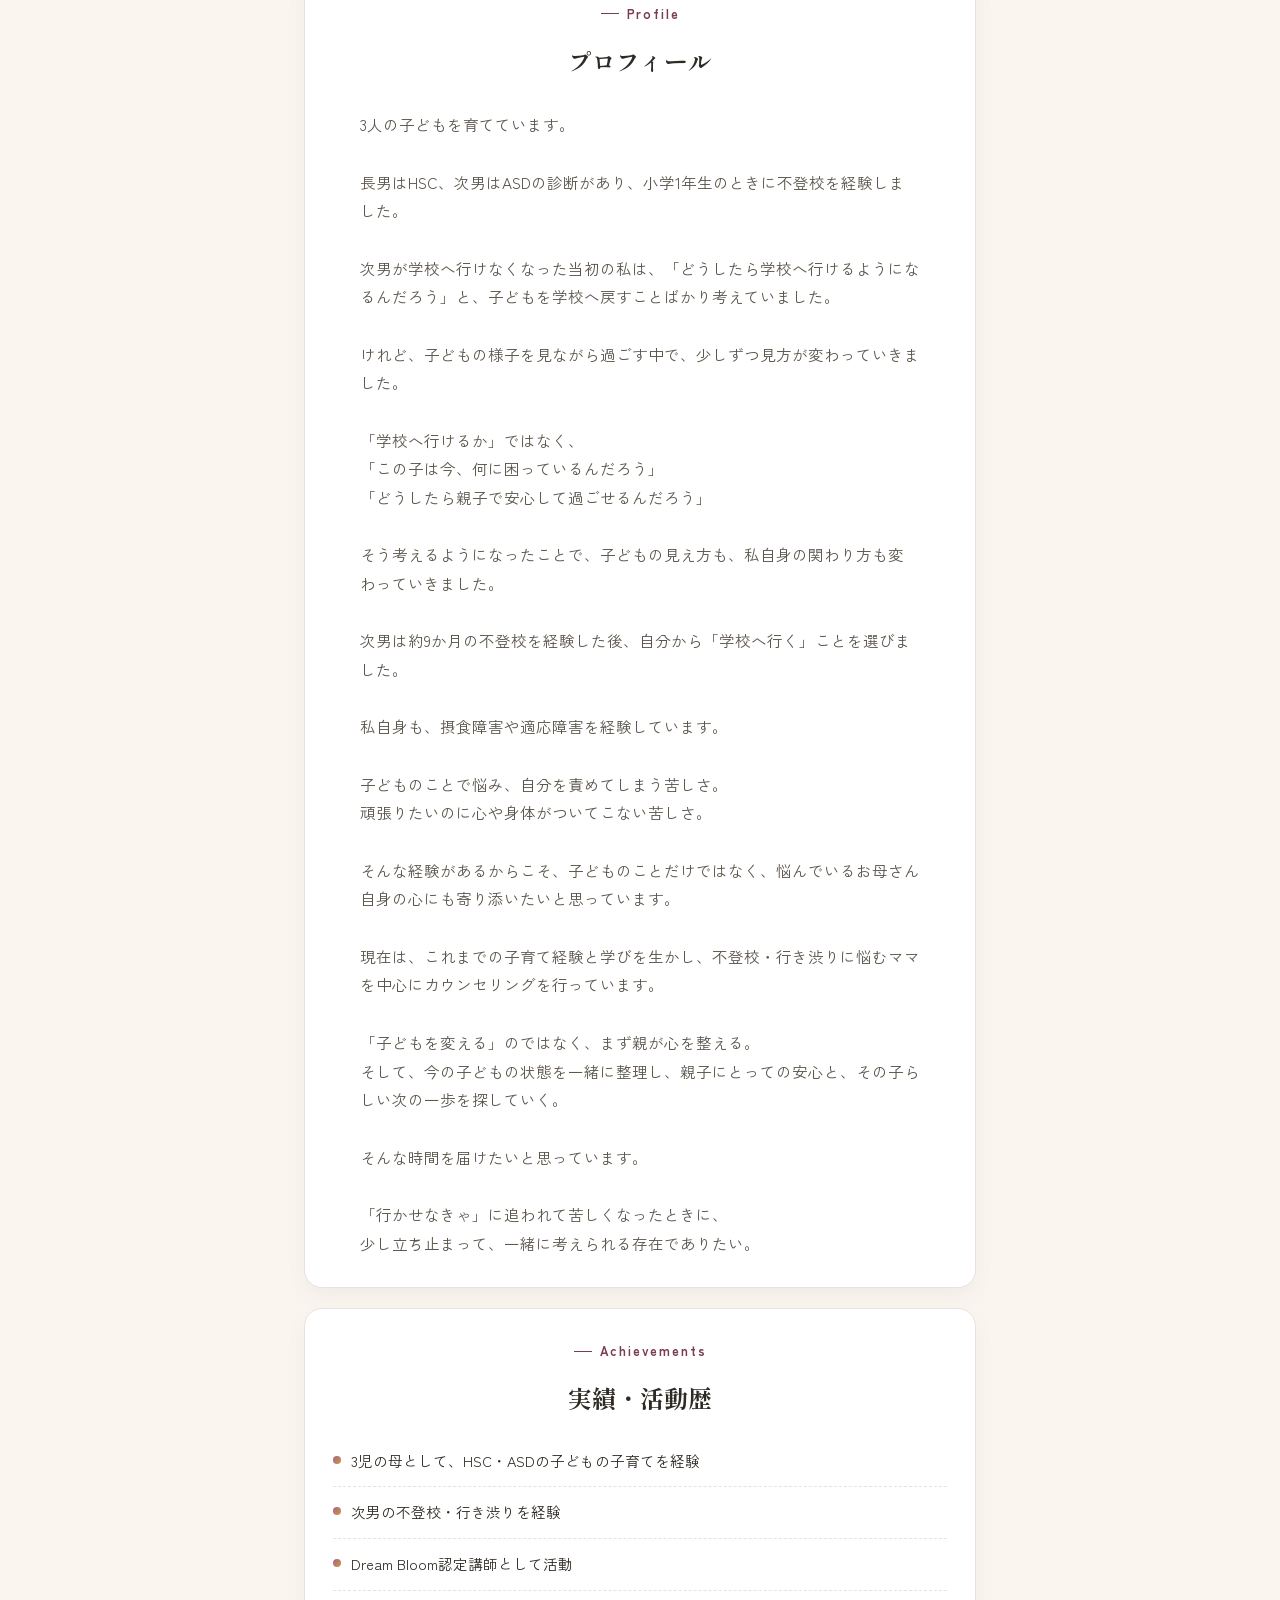
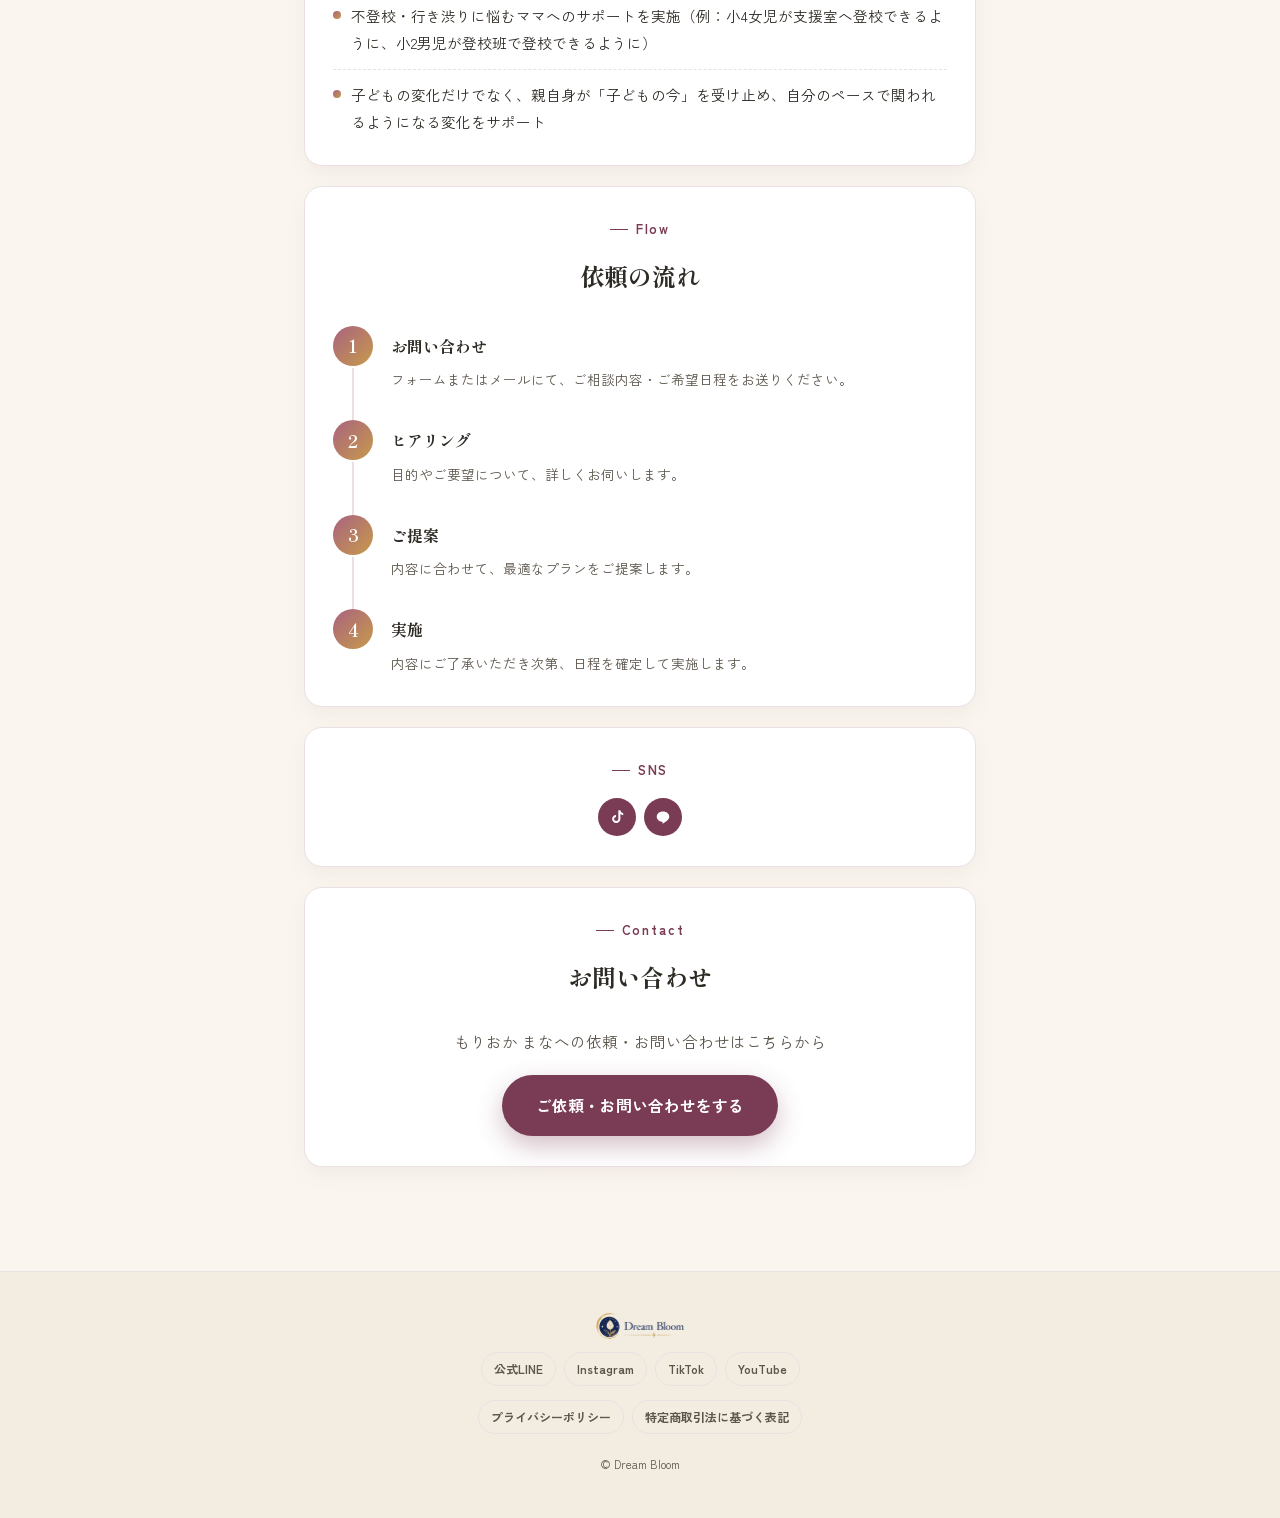
<file: instructors/morioka-mana/index.html>
<!DOCTYPE html>
<html lang="ja">
<head>
<meta charset="UTF-8">
<meta name="viewport" content="width=device-width, initial-scale=1.0">
<title>もりおか まな | Dream Bloom認定講師</title>
<link rel="preconnect" href="https://fonts.googleapis.com">
<link rel="preconnect" href="https://fonts.gstatic.com" crossorigin>
<link href="https://fonts.googleapis.com/css2?family=Shippori+Mincho:wght@500;600;800&family=Zen+Kaku+Gothic+New:wght@400;500;700&display=swap" rel="stylesheet">
<link rel="stylesheet" href="../../assets/css/style.css">
</head>
<body>

<header class="site-header">
  <div class="wrap">
    <a class="brand" href="../../index.html"><img class="logo-header" src="../../assets/img/logo-header.png" alt="Dream Bloom"></a>
    <nav class="main-nav">
      <ul>
        <li><a href="../../courses/index.html">資格取得講座</a></li>
        <li><a href="https://dream-bloom.netlify.app/" target="_blank" rel="noopener">オンラインサロン</a></li>
        <li><a href="../../index.html#marketing">マーケティング講座</a></li>
        <li><a href="../index.html">Dream Bloom講師紹介</a></li>
        <li><a href="../../about/index.html">理念</a></li>
      </ul>
    </nav>
    <button class="nav-toggle" onclick="this.closest('.site-header').classList.toggle('nav-open')" aria-label="メニューを開く">
      <svg viewBox="0 0 24 24" fill="none" xmlns="http://www.w3.org/2000/svg"><path d="M3 6h18M3 12h18M3 18h18" stroke="#2E2A24" stroke-width="2" stroke-linecap="round"/></svg>
    </button>
  </div>
</header>

<section class="hero">
  <div class="wrap">
    <img class="instructor-photo" style="width:120px;height:120px;margin:0 auto 18px;" src="../../assets/img/instructor-morioka-mana.jpg" alt="もりおか まな">
    <div class="eyebrow" style="justify-content:center;display:flex;">Dream Bloom認定講師</div>
    <h1 style="font-size:28px;">もりおか まな<img class="instructor-badge" src="../../assets/img/badge-certified.png" alt="Dream Bloom認定講師"></h1>
    <p class="lead">「行かせる」より、親子の安心を。<br>その子らしい一歩を、一緒に探します。</p>
  </div>
</section>

<section class="section" style="padding-top:0;">
  <div class="wrap" style="max-width:720px;">

    <div class="profile-block">
      <div class="eyebrow" style="justify-content:center;display:flex;">Qualifications</div>
      <h2 class="section-title">保有資格</h2>
      <ul class="qualification-list">
        <li>HSPカウンセラーベーシック</li>
        <li>HSP専門カウンセラー</li>
      </ul>
    </div>

    <div class="profile-block">
      <div class="eyebrow" style="justify-content:center;display:flex;">Specialties</div>
      <h2 class="section-title">得意テーマ・対応領域</h2>
      <ul class="qualification-list">
        <li>不登校・行き渋り</li>
        <li>HSC・発達特性のある子どもの子育て</li>
        <li>子どもの「困った」の背景を考える関わり</li>
        <li>親自身の心の整理</li>
        <li>親子の安心をつくる関わり</li>
      </ul>
    </div>

    <div class="profile-block">
      <div class="eyebrow" style="justify-content:center;display:flex;">Availability</div>
      <h2 class="section-title">対応可能な形式</h2>
      <div style="display:flex;flex-direction:column;gap:16px;">
        <div>
          <p style="font-weight:700;margin:0 0 4px;color:var(--ink);">内容</p>
          <p class="lead" style="margin:0;">個別カウンセリング</p>
        </div>
        <div>
          <p style="font-weight:700;margin:0 0 4px;color:var(--ink);">形態</p>
          <p class="lead" style="margin:0;">オンライン ※対面は要相談</p>
        </div>
        <div>
          <p style="font-weight:700;margin:0 0 4px;color:var(--ink);">対象</p>
          <p class="lead" style="margin:0;">個人のみ（主に不登校・行き渋りに悩むママ）</p>
        </div>
      </div>
    </div>

    <div class="profile-block">
      <div class="eyebrow" style="justify-content:center;display:flex;">Profile</div>
      <h2 class="section-title">プロフィール</h2>
      <p class="lead">
        3人の子どもを育てています。<br><br>
        長男はHSC、次男はASDの診断があり、小学1年生のときに不登校を経験しました。<br><br>
        次男が学校へ行けなくなった当初の私は、「どうしたら学校へ行けるようになるんだろう」と、子どもを学校へ戻すことばかり考えていました。<br><br>
        けれど、子どもの様子を見ながら過ごす中で、少しずつ見方が変わっていきました。<br><br>
        「学校へ行けるか」ではなく、<br>
        「この子は今、何に困っているんだろう」<br>
        「どうしたら親子で安心して過ごせるんだろう」<br><br>
        そう考えるようになったことで、子どもの見え方も、私自身の関わり方も変わっていきました。<br><br>
        次男は約9か月の不登校を経験した後、自分から「学校へ行く」ことを選びました。<br><br>
        私自身も、摂食障害や適応障害を経験しています。<br><br>
        子どものことで悩み、自分を責めてしまう苦しさ。<br>
        頑張りたいのに心や身体がついてこない苦しさ。<br><br>
        そんな経験があるからこそ、子どものことだけではなく、悩んでいるお母さん自身の心にも寄り添いたいと思っています。<br><br>
        現在は、これまでの子育て経験と学びを生かし、不登校・行き渋りに悩むママを中心にカウンセリングを行っています。<br><br>
        「子どもを変える」のではなく、まず親が心を整える。<br>
        そして、今の子どもの状態を一緒に整理し、親子にとっての安心と、その子らしい次の一歩を探していく。<br><br>
        そんな時間を届けたいと思っています。<br><br>
        「行かせなきゃ」に追われて苦しくなったときに、<br>
        少し立ち止まって、一緒に考えられる存在でありたい。
      </p>
    </div>

    <div class="profile-block">
      <div class="eyebrow" style="justify-content:center;display:flex;">Achievements</div>
      <h2 class="section-title">実績・活動歴</h2>
      <ul class="qualification-list">
        <li>3児の母として、HSC・ASDの子どもの子育てを経験</li>
        <li>次男の不登校・行き渋りを経験</li>
        <li>Dream Bloom認定講師として活動</li>
        <li>不登校・行き渋りに悩むママへのサポートを実施（例：小4女児が支援室へ登校できるように、小2男児が登校班で登校できるように）</li>
        <li>子どもの変化だけでなく、親自身が「子どもの今」を受け止め、自分のペースで関われるようになる変化をサポート</li>
      </ul>
    </div>

    <div class="profile-block">
      <div class="eyebrow" style="justify-content:center;display:flex;">Flow</div>
      <h2 class="section-title">依頼の流れ</h2>
      <div class="step-list">
        <div class="step-item">
          <div class="step-num">1</div>
          <div class="step-body">
            <h3>お問い合わせ</h3>
            <p>フォームまたはメールにて、ご相談内容・ご希望日程をお送りください。</p>
          </div>
        </div>
        <div class="step-item">
          <div class="step-num">2</div>
          <div class="step-body">
            <h3>ヒアリング</h3>
            <p>目的やご要望について、詳しくお伺いします。</p>
          </div>
        </div>
        <div class="step-item">
          <div class="step-num">3</div>
          <div class="step-body">
            <h3>ご提案</h3>
            <p>内容に合わせて、最適なプランをご提案します。</p>
          </div>
        </div>
        <div class="step-item">
          <div class="step-num">4</div>
          <div class="step-body">
            <h3>実施</h3>
            <p>内容にご了承いただき次第、日程を確定して実施します。</p>
          </div>
        </div>
      </div>
    </div>

    <div class="profile-block" style="text-align:center;">
      <div class="eyebrow" style="justify-content:center;display:flex;">SNS</div>
      <div class="sns-row" style="justify-content:center;">
        <a class="sns-icon" style="background:var(--rose-deep);" href="https://lite.tiktok.com/t/ZS9SDp1DWJhVH-0ooQ2/" target="_blank" rel="noopener" aria-label="TikTok">
          <svg viewBox="0 0 24 24" width="18" height="18" fill="#fff" aria-hidden="true"><path d="M16.5 3c.3 2 1.8 3.6 3.8 3.9v2.6c-1.4-.1-2.7-.6-3.8-1.4v6.6c0 3-2.5 5.4-5.5 5.4S5.5 17.7 5.5 14.7c0-2.9 2.3-5.3 5.2-5.4v2.7c-1.4.1-2.5 1.3-2.5 2.7 0 1.5 1.2 2.7 2.8 2.7 1.5 0 2.8-1.2 2.8-2.7V3h2.7Z"/></svg>
        </a>
        <a class="sns-icon" style="background:var(--rose-deep);" href="http://lin.ee/Na30hTO" target="_blank" rel="noopener" aria-label="公式LINE">
          <svg viewBox="0 0 24 24" width="20" height="20" fill="none" aria-hidden="true"><path d="M12 5.5c-4.14 0-7.5 2.73-7.5 6.1 0 3.03 2.66 5.57 6.26 6.05.24.05.58.16.66.37.08.19.05.49.03.68l-.11.65c-.03.19-.15.75.66.41.81-.34 4.36-2.57 5.95-4.4 1.1-1.2 1.63-2.43 1.63-3.76 0-3.37-3.38-6.1-7.58-6.1Z" fill="#fff"/></svg>
        </a>
      </div>
    </div>

    <div class="profile-block contact-block">
      <div class="eyebrow" style="justify-content:center;display:flex;">Contact</div>
      <h2 class="section-title">お問い合わせ</h2>
      <p class="lead" style="margin-bottom:20px;">もりおか まなへの依頼・お問い合わせはこちらから</p>
      <div class="cta-center">
        <a class="cta-btn" href="mailto:acermana31@gmail.com?subject=%E3%82%BB%E3%83%9F%E3%83%8A%E3%83%BC%E3%83%BB%E3%81%8A%E4%BB%95%E4%BA%8B%E3%81%AE%E3%81%94%E4%BE%9D%E9%A0%BC%EF%BC%88HP%E7%B5%8C%E7%94%B1%EF%BC%89">ご依頼・お問い合わせをする</a>
      </div>
    </div>

  </div>
</section>

<footer class="site-footer">
  <div class="wrap">
    <a class="brand" href="../../index.html"><img class="logo-footer" src="../../assets/img/logo-footer.png" alt="Dream Bloom"></a>
    <div class="sns-row">
      <a href="https://whnays3u.autosns.app/line" target="_blank" rel="noopener">公式LINE</a>
      <a href="https://www.instagram.com/yukari_hsp?igsh=MWVzdm12b2xmYW96aA%3D%3D&utm_source=qr" target="_blank" rel="noopener">Instagram</a>
      <a href="https://www.tiktok.com/@yukari_hsp?_r=1&_t=ZS-98jpUmoWi17" target="_blank" rel="noopener">TikTok</a>
      <a href="https://youtube.com/@yukari_hsp?si=HbhXs6TEl4zDirAj" target="_blank" rel="noopener">YouTube</a>
    </div>
    <div class="sns-row" style="margin-top:2px;">
      <a href="../../legal/index.html#privacy">プライバシーポリシー</a>
      <a href="../../legal/index.html#tokushoho">特定商取引法に基づく表記</a>
    </div>
    <small>&copy; Dream Bloom</small>
  </div>
</footer>

</body>
</html>
</file>
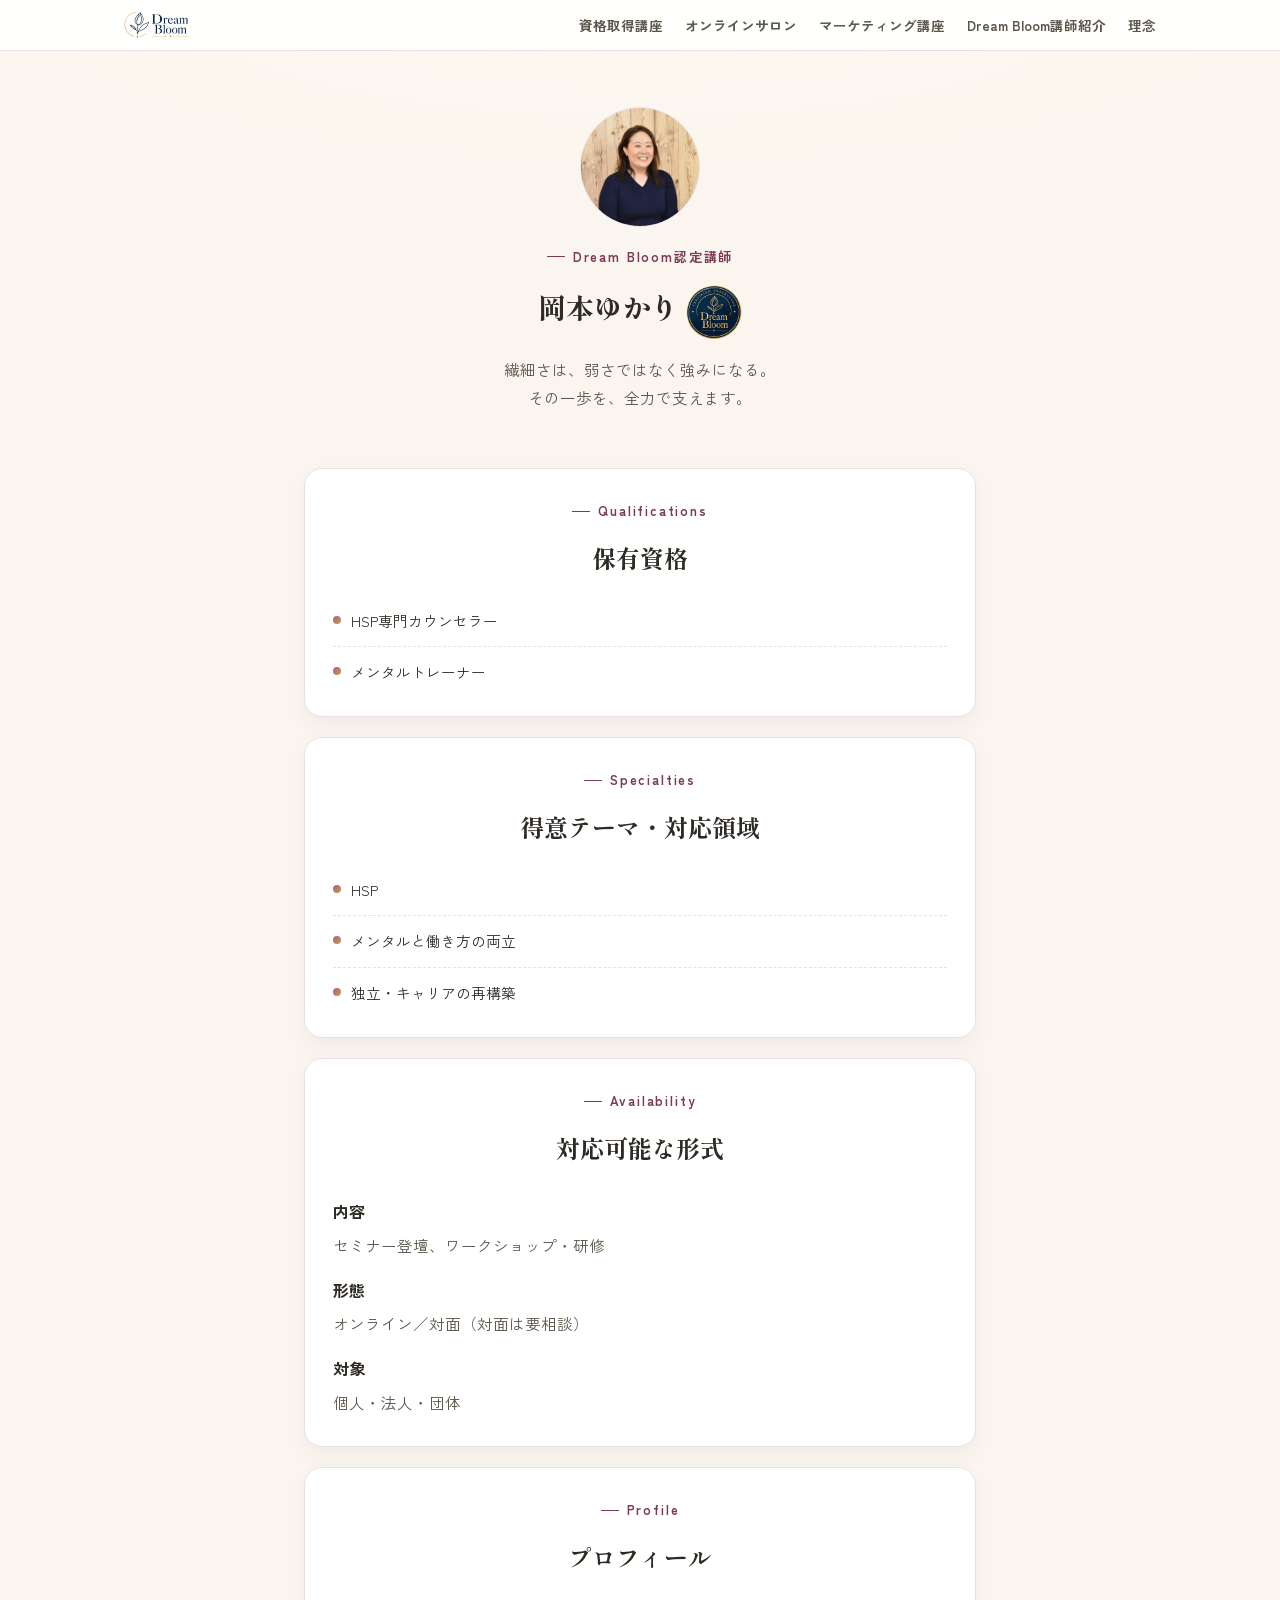
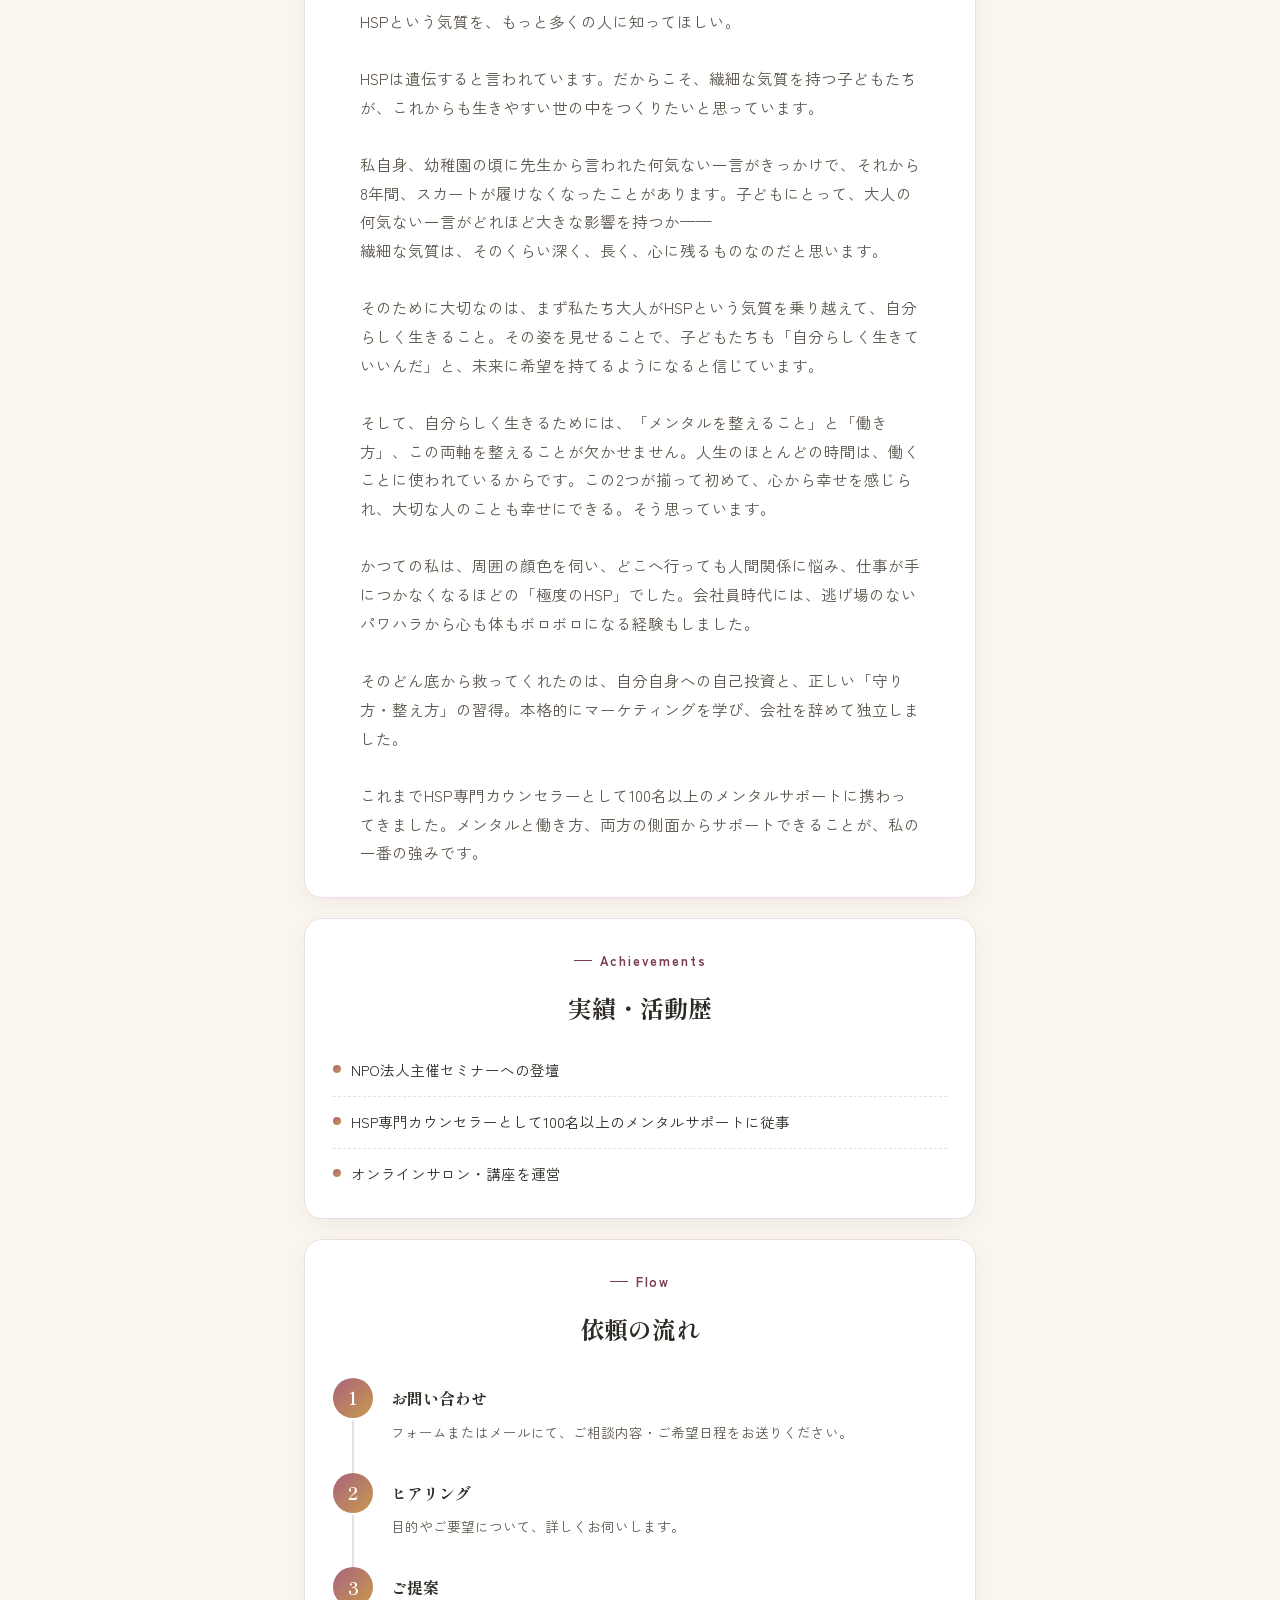
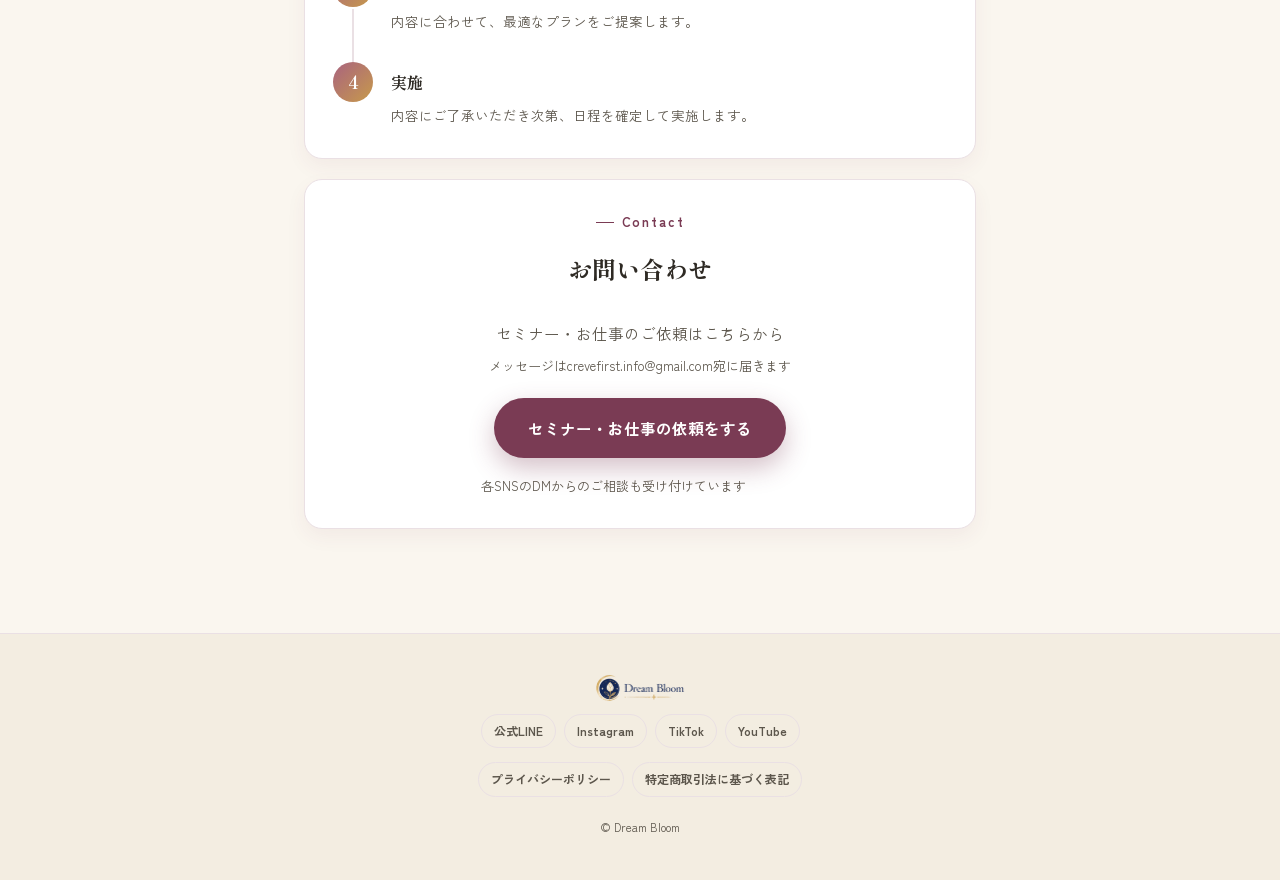
<file: instructors/okamoto-yukari/index.html>
<!DOCTYPE html>
<html lang="ja">
<head>
<meta charset="UTF-8">
<meta name="viewport" content="width=device-width, initial-scale=1.0">
<title>岡本ゆかり | Dream Bloom認定講師</title>
<link rel="preconnect" href="https://fonts.googleapis.com">
<link rel="preconnect" href="https://fonts.gstatic.com" crossorigin>
<link href="https://fonts.googleapis.com/css2?family=Shippori+Mincho:wght@500;600;800&family=Zen+Kaku+Gothic+New:wght@400;500;700&display=swap" rel="stylesheet">
<link rel="stylesheet" href="../../assets/css/style.css">
</head>
<body>

<header class="site-header">
  <div class="wrap">
    <a class="brand" href="../../index.html"><img class="logo-header" src="../../assets/img/logo-header.png" alt="Dream Bloom"></a>
    <nav class="main-nav">
      <ul>
        <li><a href="../../courses/index.html">資格取得講座</a></li>
        <li><a href="https://dream-bloom.netlify.app/" target="_blank" rel="noopener">オンラインサロン</a></li>
        <li><a href="../../index.html#marketing">マーケティング講座</a></li>
        <li><a href="../index.html">Dream Bloom講師紹介</a></li>
        <li><a href="../../about/index.html">理念</a></li>
      </ul>
    </nav>
    <button class="nav-toggle" onclick="this.closest('.site-header').classList.toggle('nav-open')" aria-label="メニューを開く">
      <svg viewBox="0 0 24 24" fill="none" xmlns="http://www.w3.org/2000/svg"><path d="M3 6h18M3 12h18M3 18h18" stroke="#2E2A24" stroke-width="2" stroke-linecap="round"/></svg>
    </button>
  </div>
</header>

<section class="hero">
  <div class="wrap">
    <img class="instructor-photo" style="width:120px;height:120px;margin:0 auto 18px;" src="../../assets/img/founder-photo.jpg" alt="岡本ゆかり">
    <div class="eyebrow" style="justify-content:center;display:flex;">Dream Bloom認定講師</div>
    <h1 style="font-size:28px;">岡本ゆかり<img class="instructor-badge" src="../../assets/img/badge-certified.png" alt="Dream Bloom認定講師"></h1>
    <p class="lead">繊細さは、弱さではなく強みになる。<br>その一歩を、全力で支えます。</p>
  </div>
</section>

<section class="section" style="padding-top:0;">
  <div class="wrap" style="max-width:720px;">

    <div class="profile-block">
      <div class="eyebrow" style="justify-content:center;display:flex;">Qualifications</div>
      <h2 class="section-title">保有資格</h2>
      <ul class="qualification-list">
        <li>HSP専門カウンセラー</li>
        <li>メンタルトレーナー</li>
      </ul>
    </div>

    <div class="profile-block">
      <div class="eyebrow" style="justify-content:center;display:flex;">Specialties</div>
      <h2 class="section-title">得意テーマ・対応領域</h2>
      <ul class="qualification-list">
        <li>HSP</li>
        <li>メンタルと働き方の両立</li>
        <li>独立・キャリアの再構築</li>
      </ul>
    </div>

    <div class="profile-block">
      <div class="eyebrow" style="justify-content:center;display:flex;">Availability</div>
      <h2 class="section-title">対応可能な形式</h2>
      <div style="display:flex;flex-direction:column;gap:16px;">
        <div>
          <p style="font-weight:700;margin:0 0 4px;color:var(--ink);">内容</p>
          <p class="lead" style="margin:0;">セミナー登壇、ワークショップ・研修</p>
        </div>
        <div>
          <p style="font-weight:700;margin:0 0 4px;color:var(--ink);">形態</p>
          <p class="lead" style="margin:0;">オンライン／対面（対面は要相談）</p>
        </div>
        <div>
          <p style="font-weight:700;margin:0 0 4px;color:var(--ink);">対象</p>
          <p class="lead" style="margin:0;">個人・法人・団体</p>
        </div>
      </div>
    </div>

    <div class="profile-block">
      <div class="eyebrow" style="justify-content:center;display:flex;">Profile</div>
      <h2 class="section-title">プロフィール</h2>
      <p class="lead">
        HSPという気質を、もっと多くの人に知ってほしい。<br><br>
        HSPは遺伝すると言われています。だからこそ、繊細な気質を持つ子どもたちが、これからも生きやすい世の中をつくりたいと思っています。<br><br>
        私自身、幼稚園の頃に先生から言われた何気ない一言がきっかけで、それから8年間、スカートが履けなくなったことがあります。子どもにとって、大人の何気ない一言がどれほど大きな影響を持つか——<br>繊細な気質は、そのくらい深く、長く、心に残るものなのだと思います。<br><br>
        そのために大切なのは、まず私たち大人がHSPという気質を乗り越えて、自分らしく生きること。その姿を見せることで、子どもたちも「自分らしく生きていいんだ」と、未来に希望を持てるようになると信じています。<br><br>
        そして、自分らしく生きるためには、「メンタルを整えること」と「働き方」、この両軸を整えることが欠かせません。人生のほとんどの時間は、働くことに使われているからです。この2つが揃って初めて、心から幸せを感じられ、大切な人のことも幸せにできる。そう思っています。<br><br>
        かつての私は、周囲の顔色を伺い、どこへ行っても人間関係に悩み、仕事が手につかなくなるほどの「極度のHSP」でした。会社員時代には、逃げ場のないパワハラから心も体もボロボロになる経験もしました。<br><br>
        そのどん底から救ってくれたのは、自分自身への自己投資と、正しい「守り方・整え方」の習得。本格的にマーケティングを学び、会社を辞めて独立しました。<br><br>
        これまでHSP専門カウンセラーとして100名以上のメンタルサポートに携わってきました。メンタルと働き方、両方の側面からサポートできることが、私の一番の強みです。
      </p>
    </div>

    <div class="profile-block">
      <div class="eyebrow" style="justify-content:center;display:flex;">Achievements</div>
      <h2 class="section-title">実績・活動歴</h2>
      <ul class="qualification-list">
        <li>NPO法人主催セミナーへの登壇</li>
        <li>HSP専門カウンセラーとして100名以上のメンタルサポートに従事</li>
        <li>オンラインサロン・講座を運営</li>
      </ul>
    </div>

    <div class="profile-block">
      <div class="eyebrow" style="justify-content:center;display:flex;">Flow</div>
      <h2 class="section-title">依頼の流れ</h2>
      <div class="step-list">
        <div class="step-item">
          <div class="step-num">1</div>
          <div class="step-body">
            <h3>お問い合わせ</h3>
            <p>フォームまたはメールにて、ご相談内容・ご希望日程をお送りください。</p>
          </div>
        </div>
        <div class="step-item">
          <div class="step-num">2</div>
          <div class="step-body">
            <h3>ヒアリング</h3>
            <p>目的やご要望について、詳しくお伺いします。</p>
          </div>
        </div>
        <div class="step-item">
          <div class="step-num">3</div>
          <div class="step-body">
            <h3>ご提案</h3>
            <p>内容に合わせて、最適なプランをご提案します。</p>
          </div>
        </div>
        <div class="step-item">
          <div class="step-num">4</div>
          <div class="step-body">
            <h3>実施</h3>
            <p>内容にご了承いただき次第、日程を確定して実施します。</p>
          </div>
        </div>
      </div>
    </div>

    <div class="profile-block contact-block">
      <div class="eyebrow" style="justify-content:center;display:flex;">Contact</div>
      <h2 class="section-title">お問い合わせ</h2>
      <p class="lead" style="margin-bottom:6px;">セミナー・お仕事のご依頼はこちらから</p>
      <p class="lead" style="margin-bottom:20px;font-size:13px;">メッセージはcrevefirst.info@gmail.com宛に届きます</p>
      <div class="cta-center">
        <a class="cta-btn" href="mailto:crevefirst.info@gmail.com?subject=%E3%82%BB%E3%83%9F%E3%83%8A%E3%83%BC%E3%83%BB%E3%81%8A%E4%BB%95%E4%BA%8B%E3%81%AE%E3%81%94%E4%BE%9D%E9%A0%BC%EF%BC%88HP%E7%B5%8C%E7%94%B1%EF%BC%89">セミナー・お仕事の依頼をする</a>
      </div>
      <p class="lead" style="margin:16px 0 0;font-size:13px;">各SNSのDMからのご相談も受け付けています</p>
    </div>

  </div>
</section>

<footer class="site-footer">
  <div class="wrap">
    <a class="brand" href="../../index.html"><img class="logo-footer" src="../../assets/img/logo-footer.png" alt="Dream Bloom"></a>
    <div class="sns-row">
      <a href="https://whnays3u.autosns.app/line" target="_blank" rel="noopener">公式LINE</a>
      <a href="https://www.instagram.com/yukari_hsp?igsh=MWVzdm12b2xmYW96aA%3D%3D&utm_source=qr" target="_blank" rel="noopener">Instagram</a>
      <a href="https://www.tiktok.com/@yukari_hsp?_r=1&_t=ZS-98jpUmoWi17" target="_blank" rel="noopener">TikTok</a>
      <a href="https://youtube.com/@yukari_hsp?si=HbhXs6TEl4zDirAj" target="_blank" rel="noopener">YouTube</a>
    </div>
    <div class="sns-row" style="margin-top:2px;">
      <a href="../../legal/index.html#privacy">プライバシーポリシー</a>
      <a href="../../legal/index.html#tokushoho">特定商取引法に基づく表記</a>
    </div>
    <small>&copy; Dream Bloom</small>
  </div>
</footer>

</body>
</html>
</file>
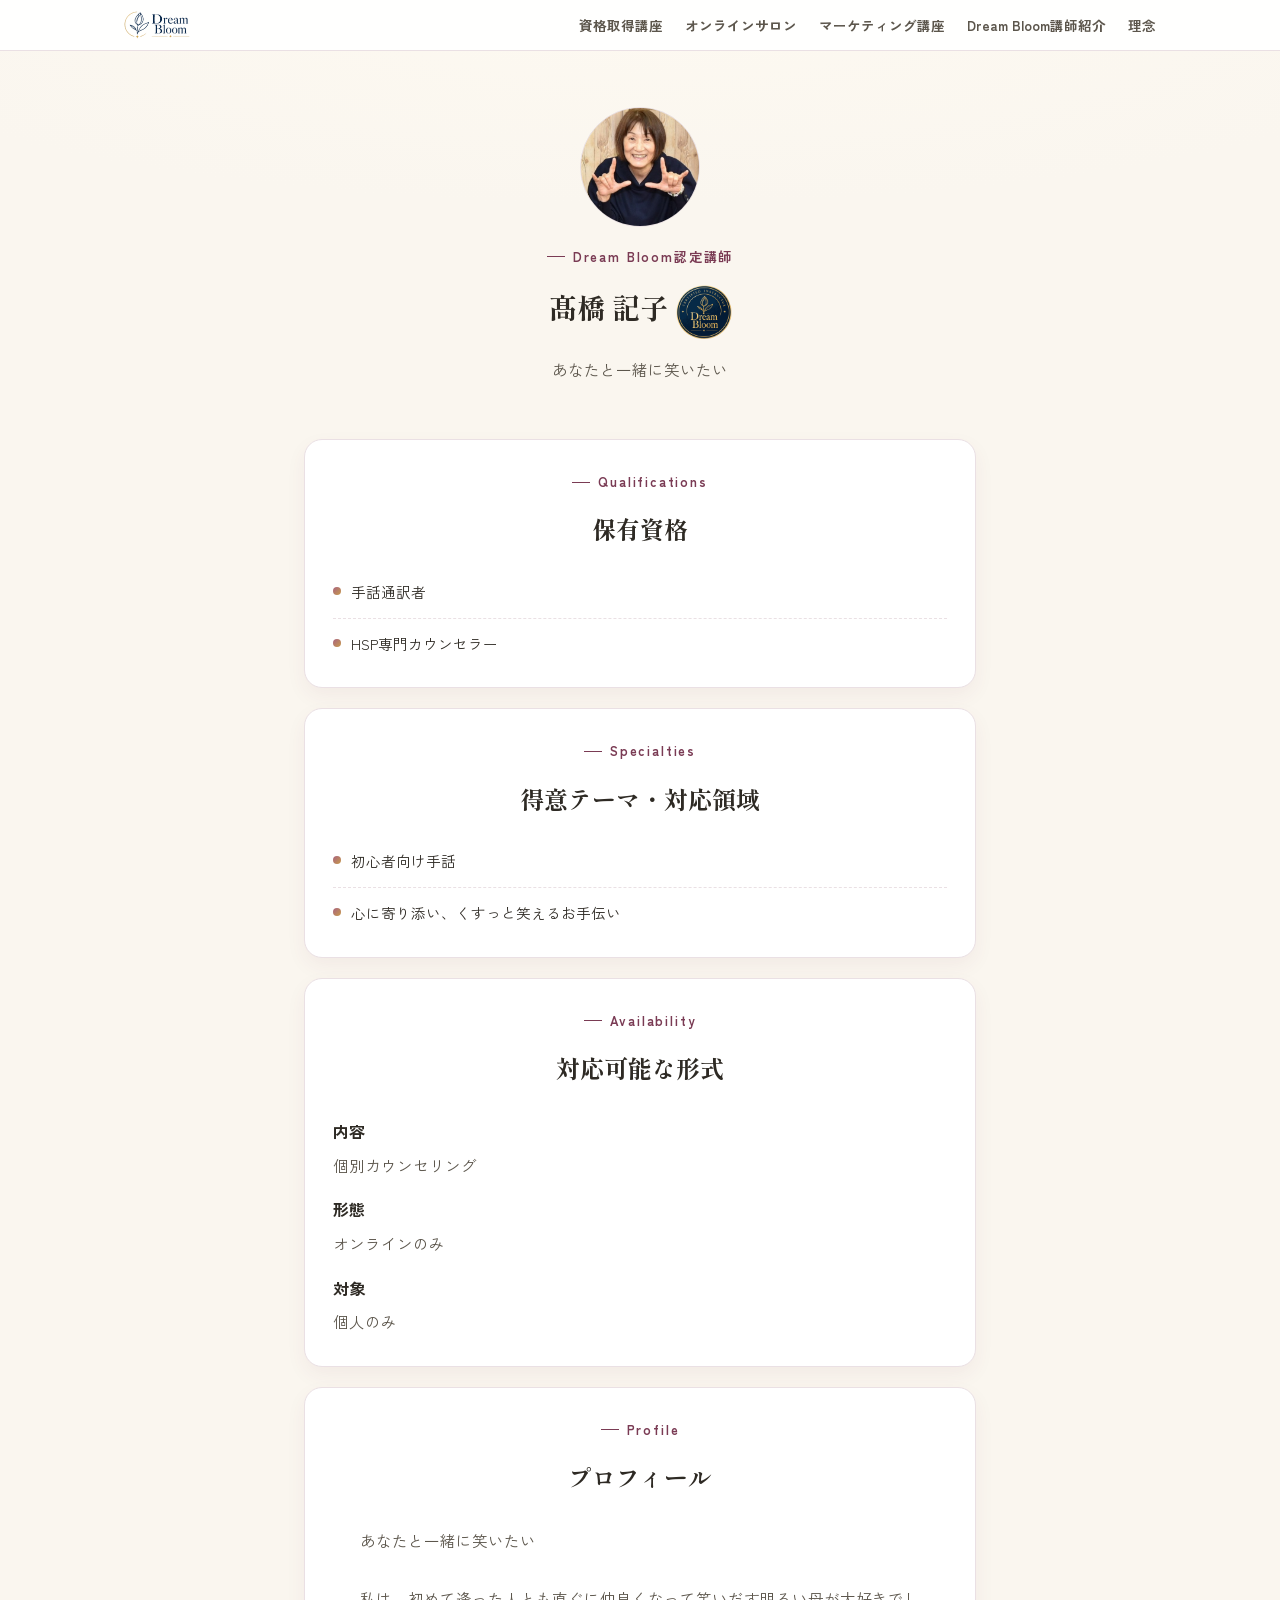
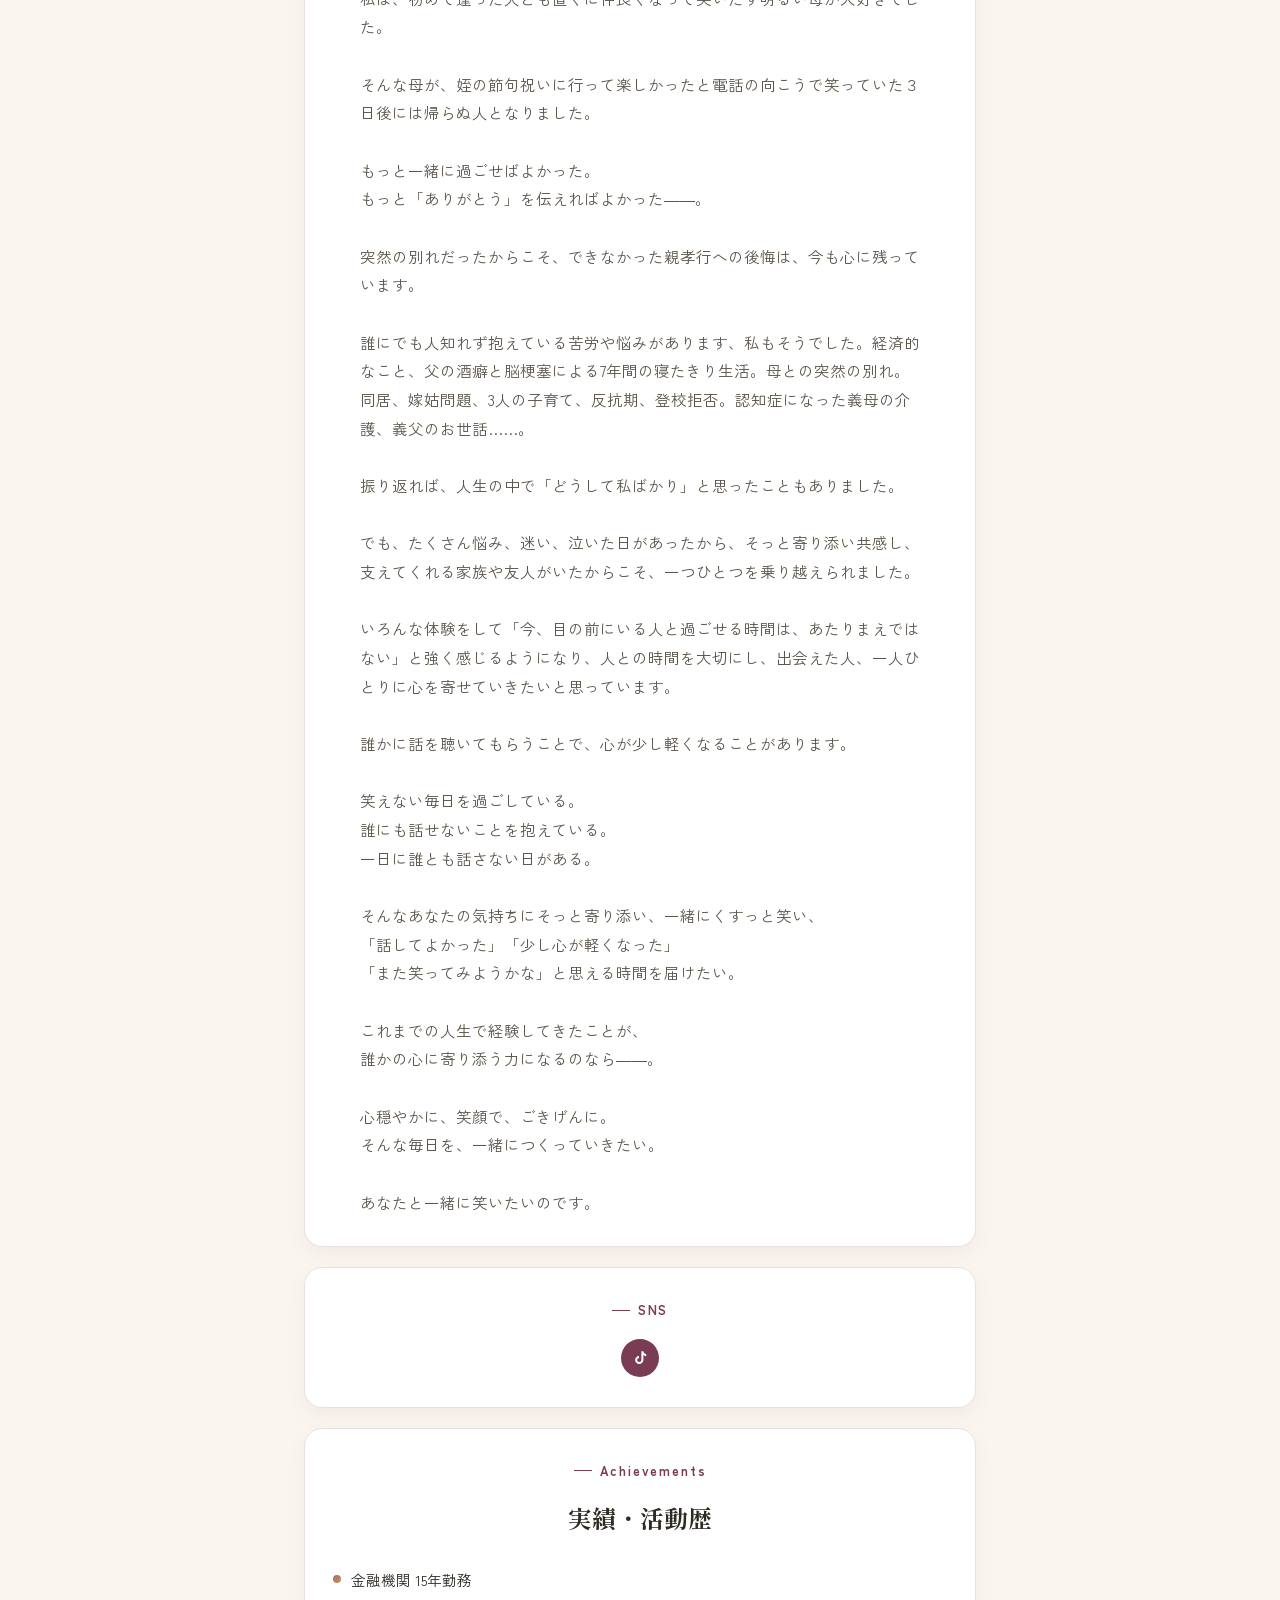
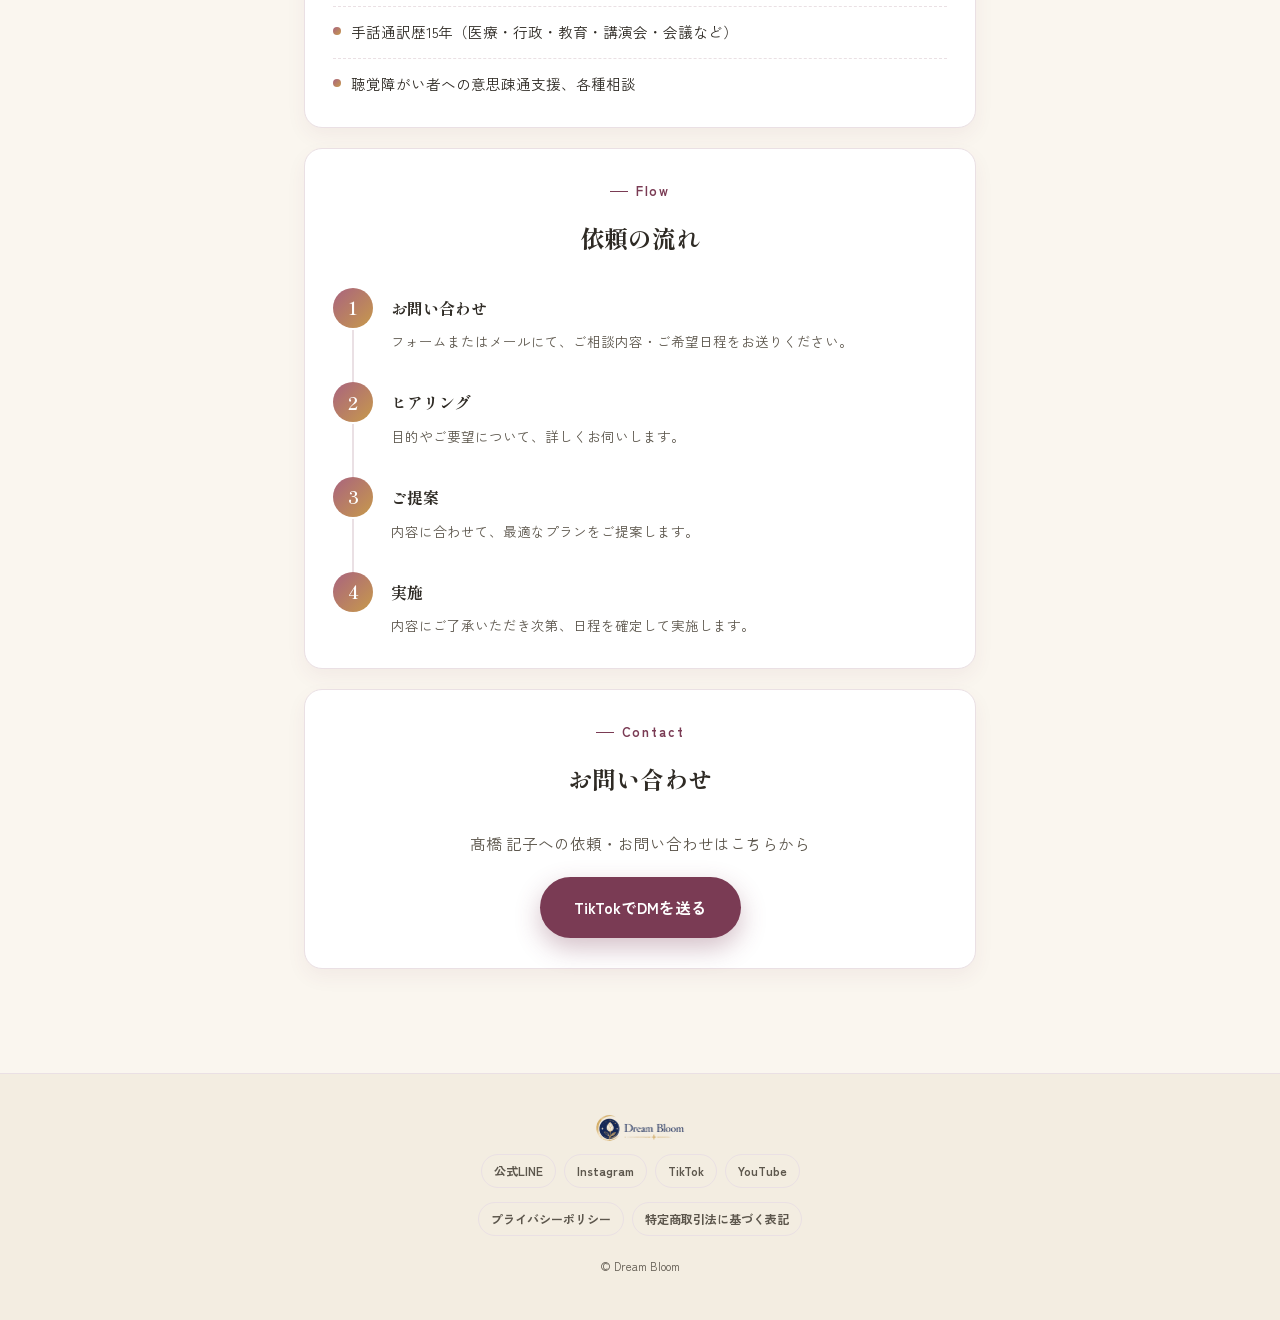
<file: instructors/takahashi-fumiko/index.html>
<!DOCTYPE html>
<html lang="ja">
<head>
<meta charset="UTF-8">
<meta name="viewport" content="width=device-width, initial-scale=1.0">
<title>髙橋 記子 | Dream Bloom認定講師</title>
<link rel="preconnect" href="https://fonts.googleapis.com">
<link rel="preconnect" href="https://fonts.gstatic.com" crossorigin>
<link href="https://fonts.googleapis.com/css2?family=Shippori+Mincho:wght@500;600;800&family=Zen+Kaku+Gothic+New:wght@400;500;700&display=swap" rel="stylesheet">
<link rel="stylesheet" href="../../assets/css/style.css">
</head>
<body>

<header class="site-header">
  <div class="wrap">
    <a class="brand" href="../../index.html"><img class="logo-header" src="../../assets/img/logo-header.png" alt="Dream Bloom"></a>
    <nav class="main-nav">
      <ul>
        <li><a href="../../courses/index.html">資格取得講座</a></li>
        <li><a href="https://dream-bloom.netlify.app/" target="_blank" rel="noopener">オンラインサロン</a></li>
        <li><a href="../../index.html#marketing">マーケティング講座</a></li>
        <li><a href="../index.html">Dream Bloom講師紹介</a></li>
        <li><a href="../../about/index.html">理念</a></li>
      </ul>
    </nav>
    <button class="nav-toggle" onclick="this.closest('.site-header').classList.toggle('nav-open')" aria-label="メニューを開く">
      <svg viewBox="0 0 24 24" fill="none" xmlns="http://www.w3.org/2000/svg"><path d="M3 6h18M3 12h18M3 18h18" stroke="#2E2A24" stroke-width="2" stroke-linecap="round"/></svg>
    </button>
  </div>
</header>

<section class="hero">
  <div class="wrap">
    <img class="instructor-photo" style="width:120px;height:120px;margin:0 auto 18px;" src="../../assets/img/instructor-takahashi-fumiko.png" alt="髙橋 記子">
    <div class="eyebrow" style="justify-content:center;display:flex;">Dream Bloom認定講師</div>
    <h1 style="font-size:28px;">髙橋 記子<img class="instructor-badge" src="../../assets/img/badge-certified.png" alt="Dream Bloom認定講師"></h1>
    <p class="lead">あなたと一緒に笑いたい</p>
  </div>
</section>

<section class="section" style="padding-top:0;">
  <div class="wrap" style="max-width:720px;">

    <div class="profile-block">
      <div class="eyebrow" style="justify-content:center;display:flex;">Qualifications</div>
      <h2 class="section-title">保有資格</h2>
      <ul class="qualification-list">
        <li>手話通訳者</li>
        <li>HSP専門カウンセラー</li>
      </ul>
    </div>

    <div class="profile-block">
      <div class="eyebrow" style="justify-content:center;display:flex;">Specialties</div>
      <h2 class="section-title">得意テーマ・対応領域</h2>
      <ul class="qualification-list">
        <li>初心者向け手話</li>
        <li>心に寄り添い、くすっと笑えるお手伝い</li>
      </ul>
    </div>

    <div class="profile-block">
      <div class="eyebrow" style="justify-content:center;display:flex;">Availability</div>
      <h2 class="section-title">対応可能な形式</h2>
      <div style="display:flex;flex-direction:column;gap:16px;">
        <div>
          <p style="font-weight:700;margin:0 0 4px;color:var(--ink);">内容</p>
          <p class="lead" style="margin:0;">個別カウンセリング</p>
        </div>
        <div>
          <p style="font-weight:700;margin:0 0 4px;color:var(--ink);">形態</p>
          <p class="lead" style="margin:0;">オンラインのみ</p>
        </div>
        <div>
          <p style="font-weight:700;margin:0 0 4px;color:var(--ink);">対象</p>
          <p class="lead" style="margin:0;">個人のみ</p>
        </div>
      </div>
    </div>

    <div class="profile-block">
      <div class="eyebrow" style="justify-content:center;display:flex;">Profile</div>
      <h2 class="section-title">プロフィール</h2>
      <p class="lead">
        あなたと一緒に笑いたい<br><br>
        私は、初めて逢った人とも直ぐに仲良くなって笑いだす明るい母が大好きでした。<br><br>
        そんな母が、姪の節句祝いに行って楽しかったと電話の向こうで笑っていた３日後には帰らぬ人となりました。<br><br>
        もっと一緒に過ごせばよかった。<br>
        もっと「ありがとう」を伝えればよかった――。<br><br>
        突然の別れだったからこそ、できなかった親孝行への後悔は、今も心に残っています。<br><br>
        誰にでも人知れず抱えている苦労や悩みがあります、私もそうでした。経済的なこと、父の酒癖と脳梗塞による7年間の寝たきり生活。母との突然の別れ。同居、嫁姑問題、3人の子育て、反抗期、登校拒否。認知症になった義母の介護、義父のお世話……。<br><br>
        振り返れば、人生の中で「どうして私ばかり」と思ったこともありました。<br><br>
        でも、たくさん悩み、迷い、泣いた日があったから、そっと寄り添い共感し、支えてくれる家族や友人がいたからこそ、一つひとつを乗り越えられました。<br><br>
        いろんな体験をして「今、目の前にいる人と過ごせる時間は、あたりまえではない」と強く感じるようになり、人との時間を大切にし、出会えた人、一人ひとりに心を寄せていきたいと思っています。<br><br>
        誰かに話を聴いてもらうことで、心が少し軽くなることがあります。<br><br>
        笑えない毎日を過ごしている。<br>
        誰にも話せないことを抱えている。<br>
        一日に誰とも話さない日がある。<br><br>
        そんなあなたの気持ちにそっと寄り添い、一緒にくすっと笑い、<br>
        「話してよかった」「少し心が軽くなった」<br>
        「また笑ってみようかな」と思える時間を届けたい。<br><br>
        これまでの人生で経験してきたことが、<br>
        誰かの心に寄り添う力になるのなら――。<br><br>
        心穏やかに、笑顔で、ごきげんに。<br>
        そんな毎日を、一緒につくっていきたい。<br><br>
        あなたと一緒に笑いたいのです。
      </p>
    </div>

    <div class="profile-block" style="text-align:center;">
      <div class="eyebrow" style="justify-content:center;display:flex;">SNS</div>
      <div class="sns-row" style="justify-content:center;">
        <a class="sns-icon" style="background:var(--rose-deep);" href="https://lite.tiktok.com/t/ZS9Sd1fW1FRqD-2Genl/" target="_blank" rel="noopener" aria-label="TikTok">
          <svg viewBox="0 0 24 24" width="18" height="18" fill="#fff" aria-hidden="true"><path d="M16.5 3c.3 2 1.8 3.6 3.8 3.9v2.6c-1.4-.1-2.7-.6-3.8-1.4v6.6c0 3-2.5 5.4-5.5 5.4S5.5 17.7 5.5 14.7c0-2.9 2.3-5.3 5.2-5.4v2.7c-1.4.1-2.5 1.3-2.5 2.7 0 1.5 1.2 2.7 2.8 2.7 1.5 0 2.8-1.2 2.8-2.7V3h2.7Z"/></svg>
        </a>
      </div>
    </div>

    <div class="profile-block">
      <div class="eyebrow" style="justify-content:center;display:flex;">Achievements</div>
      <h2 class="section-title">実績・活動歴</h2>
      <ul class="qualification-list">
        <li>金融機関 15年勤務</li>
        <li>手話通訳歴15年（医療・行政・教育・講演会・会議など）</li>
        <li>聴覚障がい者への意思疎通支援、各種相談</li>
      </ul>
    </div>

    <div class="profile-block">
      <div class="eyebrow" style="justify-content:center;display:flex;">Flow</div>
      <h2 class="section-title">依頼の流れ</h2>
      <div class="step-list">
        <div class="step-item">
          <div class="step-num">1</div>
          <div class="step-body">
            <h3>お問い合わせ</h3>
            <p>フォームまたはメールにて、ご相談内容・ご希望日程をお送りください。</p>
          </div>
        </div>
        <div class="step-item">
          <div class="step-num">2</div>
          <div class="step-body">
            <h3>ヒアリング</h3>
            <p>目的やご要望について、詳しくお伺いします。</p>
          </div>
        </div>
        <div class="step-item">
          <div class="step-num">3</div>
          <div class="step-body">
            <h3>ご提案</h3>
            <p>内容に合わせて、最適なプランをご提案します。</p>
          </div>
        </div>
        <div class="step-item">
          <div class="step-num">4</div>
          <div class="step-body">
            <h3>実施</h3>
            <p>内容にご了承いただき次第、日程を確定して実施します。</p>
          </div>
        </div>
      </div>
    </div>

    <div class="profile-block contact-block">
      <div class="eyebrow" style="justify-content:center;display:flex;">Contact</div>
      <h2 class="section-title">お問い合わせ</h2>
      <p class="lead" style="margin-bottom:20px;">髙橋 記子への依頼・お問い合わせはこちらから</p>
      <div class="cta-center">
        <a class="cta-btn" href="https://lite.tiktok.com/t/ZS9Sd1fW1FRqD-2Genl/" target="_blank" rel="noopener">TikTokでDMを送る</a>
      </div>
    </div>

  </div>
</section>

<footer class="site-footer">
  <div class="wrap">
    <a class="brand" href="../../index.html"><img class="logo-footer" src="../../assets/img/logo-footer.png" alt="Dream Bloom"></a>
    <div class="sns-row">
      <a href="https://whnays3u.autosns.app/line" target="_blank" rel="noopener">公式LINE</a>
      <a href="https://www.instagram.com/yukari_hsp?igsh=MWVzdm12b2xmYW96aA%3D%3D&utm_source=qr" target="_blank" rel="noopener">Instagram</a>
      <a href="https://www.tiktok.com/@yukari_hsp?_r=1&_t=ZS-98jpUmoWi17" target="_blank" rel="noopener">TikTok</a>
      <a href="https://youtube.com/@yukari_hsp?si=HbhXs6TEl4zDirAj" target="_blank" rel="noopener">YouTube</a>
    </div>
    <div class="sns-row" style="margin-top:2px;">
      <a href="../../legal/index.html#privacy">プライバシーポリシー</a>
      <a href="../../legal/index.html#tokushoho">特定商取引法に基づく表記</a>
    </div>
    <small>&copy; Dream Bloom</small>
  </div>
</footer>

</body>
</html>
</file>
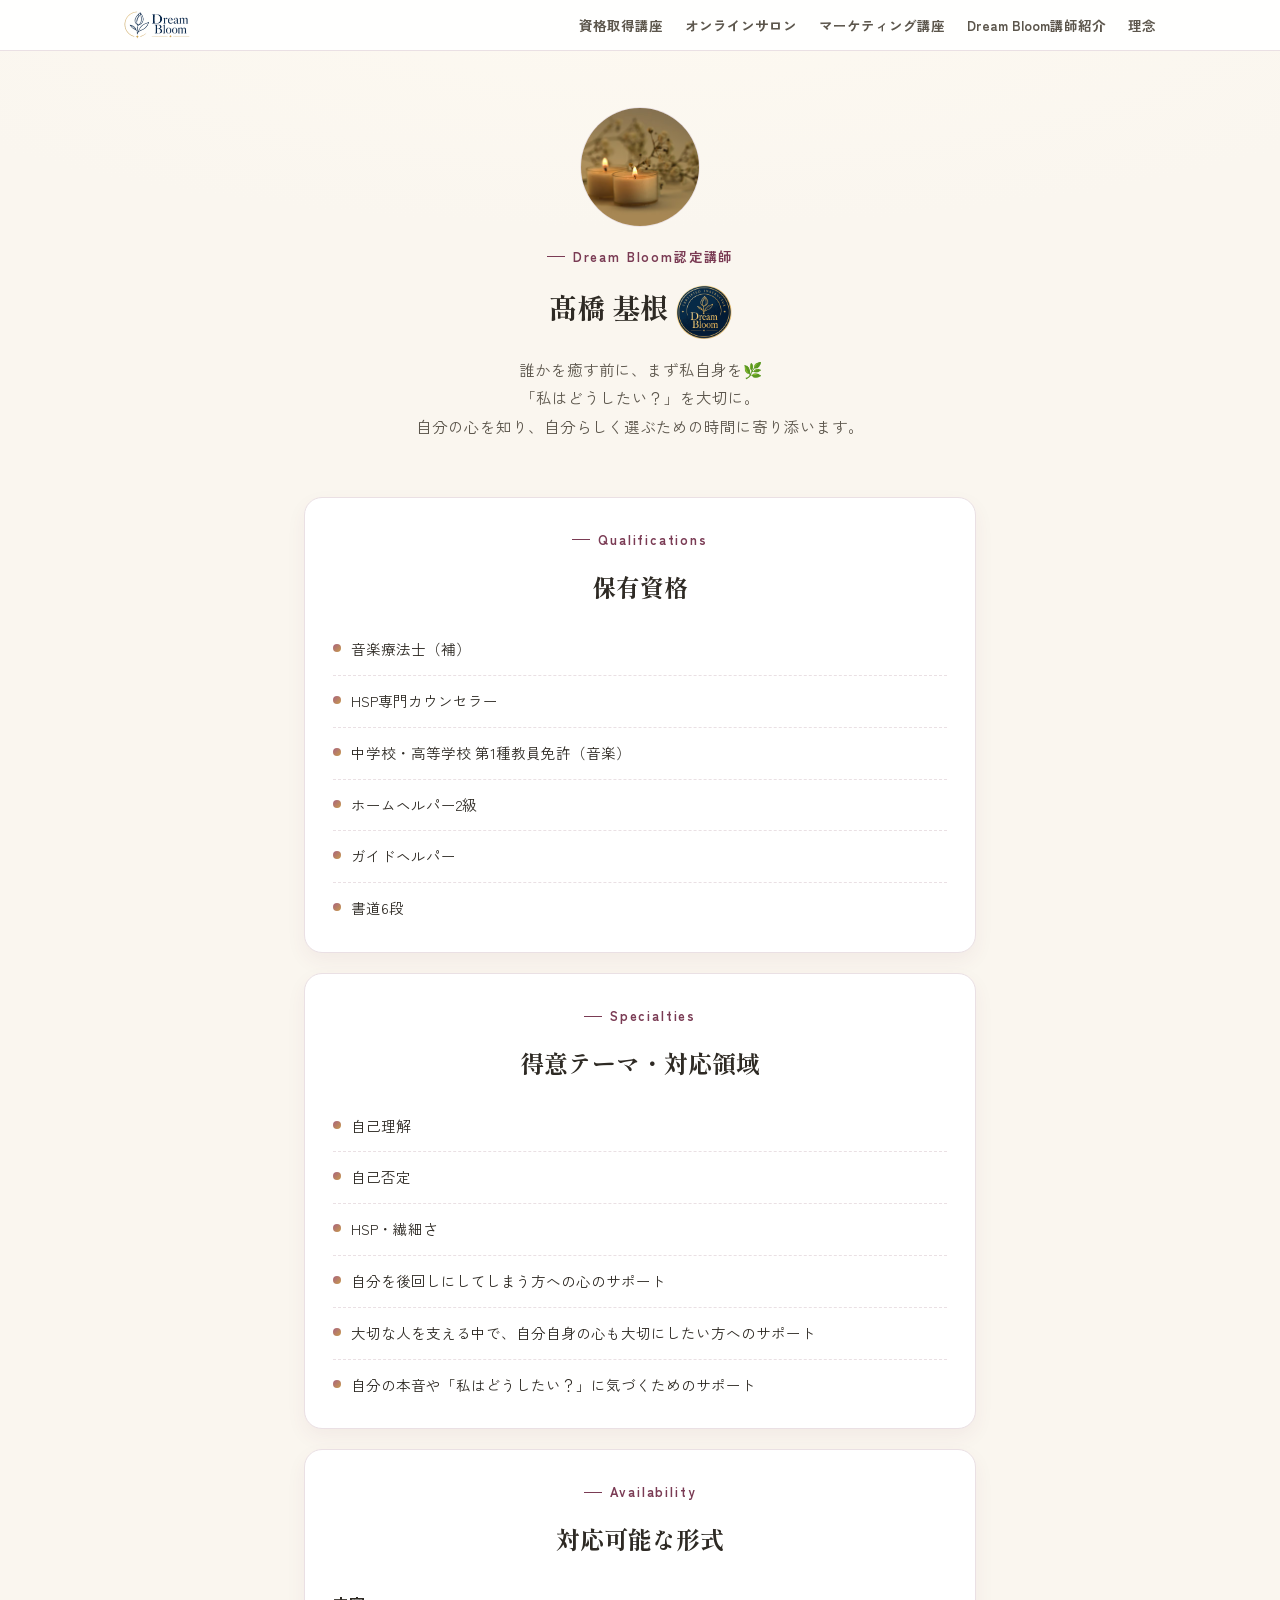
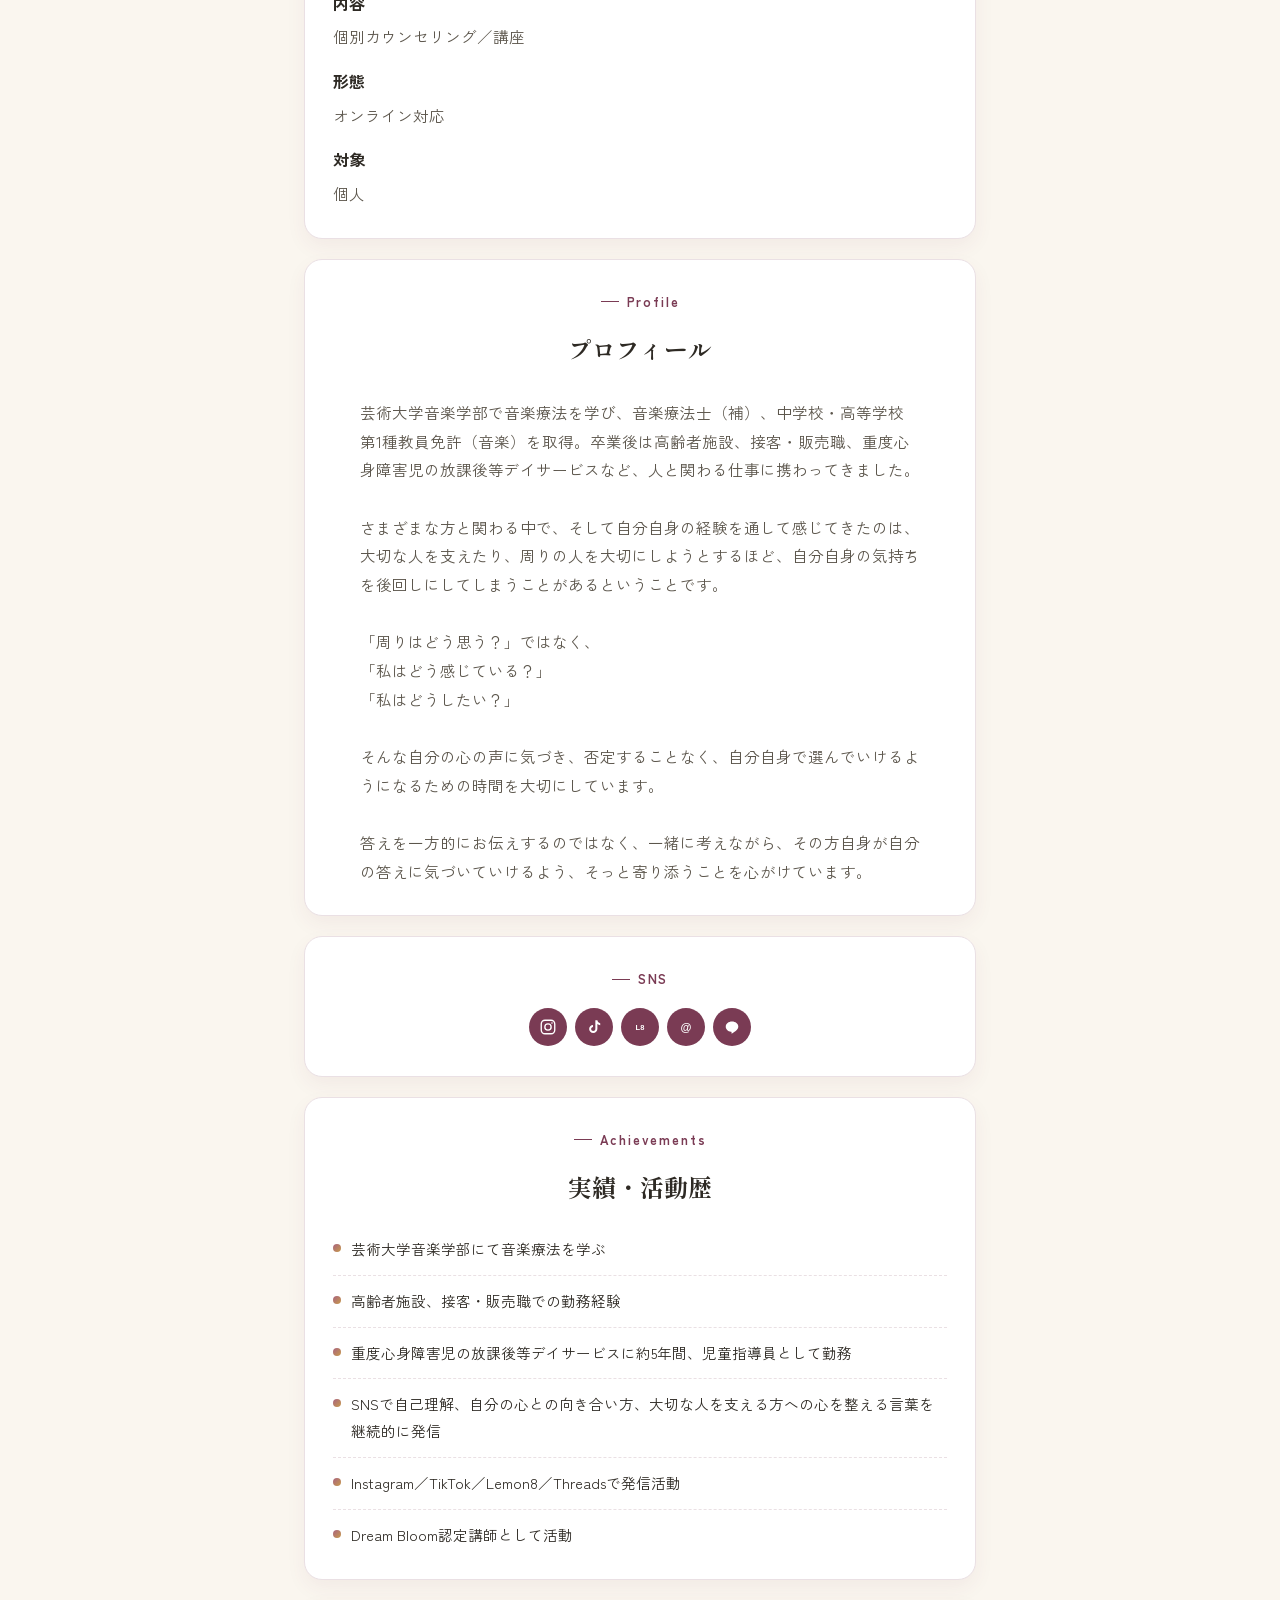
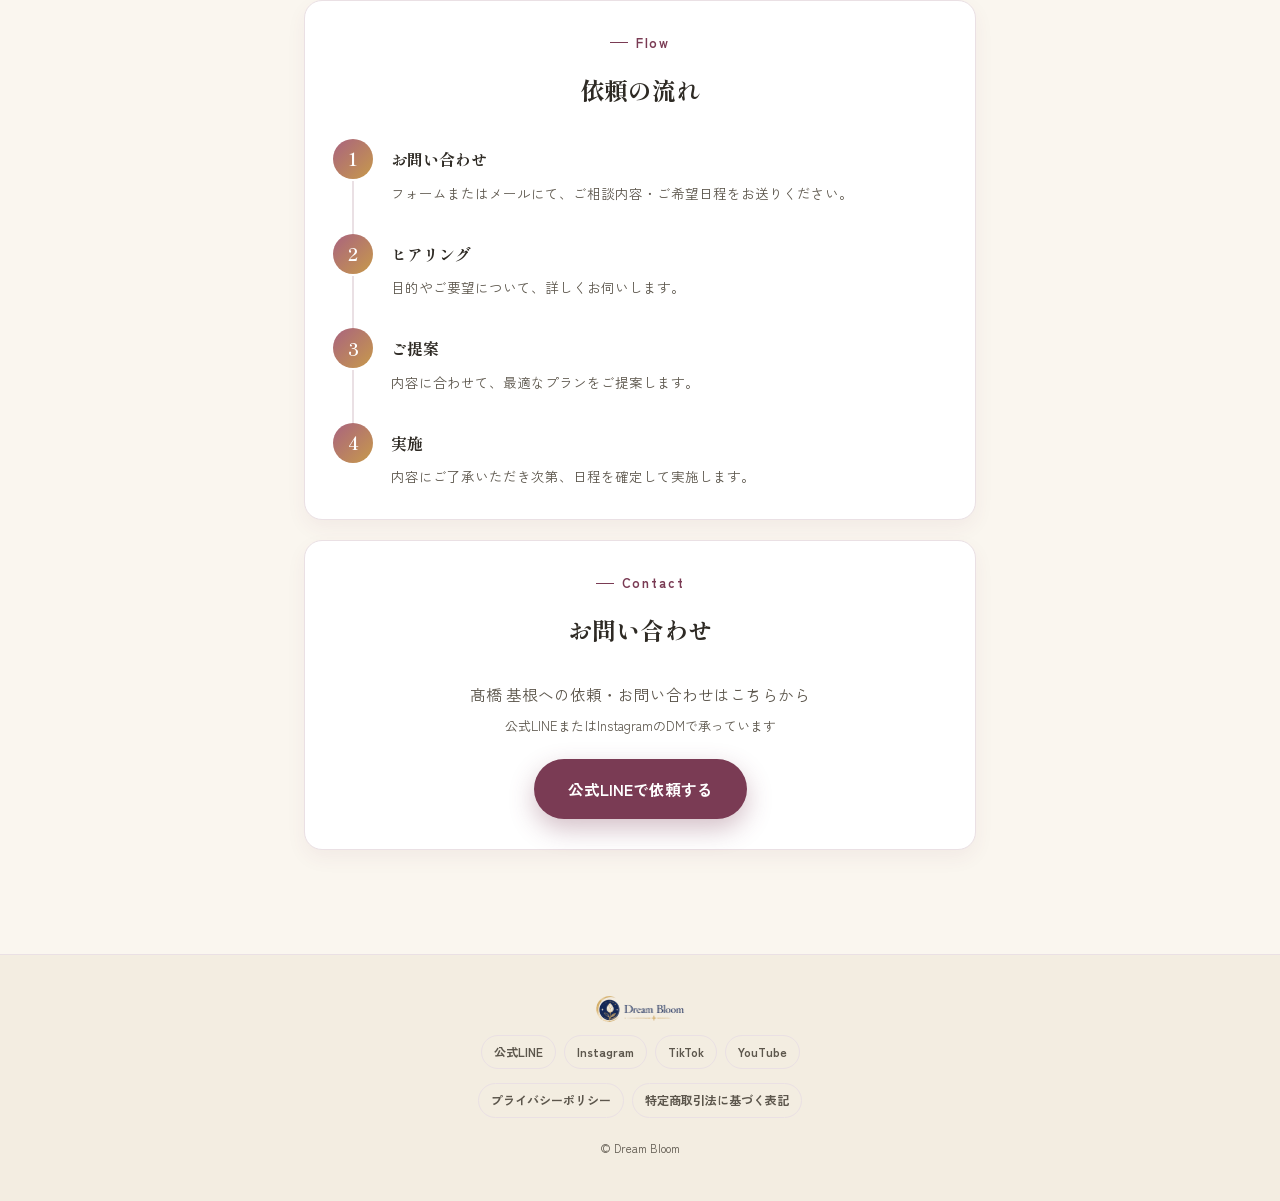
<file: instructors/takahashi-motone/index.html>
<!DOCTYPE html>
<html lang="ja">
<head>
<meta charset="UTF-8">
<meta name="viewport" content="width=device-width, initial-scale=1.0">
<title>髙橋 基根 | Dream Bloom認定講師</title>
<link rel="preconnect" href="https://fonts.googleapis.com">
<link rel="preconnect" href="https://fonts.gstatic.com" crossorigin>
<link href="https://fonts.googleapis.com/css2?family=Shippori+Mincho:wght@500;600;800&family=Zen+Kaku+Gothic+New:wght@400;500;700&display=swap" rel="stylesheet">
<link rel="stylesheet" href="../../assets/css/style.css">
</head>
<body>

<header class="site-header">
  <div class="wrap">
    <a class="brand" href="../../index.html"><img class="logo-header" src="../../assets/img/logo-header.png" alt="Dream Bloom"></a>
    <nav class="main-nav">
      <ul>
        <li><a href="../../courses/index.html">資格取得講座</a></li>
        <li><a href="https://dream-bloom.netlify.app/" target="_blank" rel="noopener">オンラインサロン</a></li>
        <li><a href="../../index.html#marketing">マーケティング講座</a></li>
        <li><a href="../index.html">Dream Bloom講師紹介</a></li>
        <li><a href="../../about/index.html">理念</a></li>
      </ul>
    </nav>
    <button class="nav-toggle" onclick="this.closest('.site-header').classList.toggle('nav-open')" aria-label="メニューを開く">
      <svg viewBox="0 0 24 24" fill="none" xmlns="http://www.w3.org/2000/svg"><path d="M3 6h18M3 12h18M3 18h18" stroke="#2E2A24" stroke-width="2" stroke-linecap="round"/></svg>
    </button>
  </div>
</header>

<section class="hero">
  <div class="wrap">
    <img class="instructor-photo" style="width:120px;height:120px;margin:0 auto 18px;" src="../../assets/img/instructor-takahashi-motone.jpg" alt="髙橋 基根">
    <div class="eyebrow" style="justify-content:center;display:flex;">Dream Bloom認定講師</div>
    <h1 style="font-size:28px;">髙橋 基根<img class="instructor-badge" src="../../assets/img/badge-certified.png" alt="Dream Bloom認定講師"></h1>
    <p class="lead">誰かを癒す前に、まず私自身を🌿<br>「私はどうしたい？」を大切に。<br>自分の心を知り、自分らしく選ぶための時間に寄り添います。</p>
  </div>
</section>

<section class="section" style="padding-top:0;">
  <div class="wrap" style="max-width:720px;">

    <div class="profile-block">
      <div class="eyebrow" style="justify-content:center;display:flex;">Qualifications</div>
      <h2 class="section-title">保有資格</h2>
      <ul class="qualification-list">
        <li>音楽療法士（補）</li>
        <li>HSP専門カウンセラー</li>
        <li>中学校・高等学校 第1種教員免許（音楽）</li>
        <li>ホームヘルパー2級</li>
        <li>ガイドヘルパー</li>
        <li>書道6段</li>
      </ul>
    </div>

    <div class="profile-block">
      <div class="eyebrow" style="justify-content:center;display:flex;">Specialties</div>
      <h2 class="section-title">得意テーマ・対応領域</h2>
      <ul class="qualification-list">
        <li>自己理解</li>
        <li>自己否定</li>
        <li>HSP・繊細さ</li>
        <li>自分を後回しにしてしまう方への心のサポート</li>
        <li>大切な人を支える中で、自分自身の心も大切にしたい方へのサポート</li>
        <li>自分の本音や「私はどうしたい？」に気づくためのサポート</li>
      </ul>
    </div>

    <div class="profile-block">
      <div class="eyebrow" style="justify-content:center;display:flex;">Availability</div>
      <h2 class="section-title">対応可能な形式</h2>
      <div style="display:flex;flex-direction:column;gap:16px;">
        <div>
          <p style="font-weight:700;margin:0 0 4px;color:var(--ink);">内容</p>
          <p class="lead" style="margin:0;">個別カウンセリング／講座</p>
        </div>
        <div>
          <p style="font-weight:700;margin:0 0 4px;color:var(--ink);">形態</p>
          <p class="lead" style="margin:0;">オンライン対応</p>
        </div>
        <div>
          <p style="font-weight:700;margin:0 0 4px;color:var(--ink);">対象</p>
          <p class="lead" style="margin:0;">個人</p>
        </div>
      </div>
    </div>

    <div class="profile-block">
      <div class="eyebrow" style="justify-content:center;display:flex;">Profile</div>
      <h2 class="section-title">プロフィール</h2>
      <p class="lead">
        芸術大学音楽学部で音楽療法を学び、音楽療法士（補）、中学校・高等学校 第1種教員免許（音楽）を取得。卒業後は高齢者施設、接客・販売職、重度心身障害児の放課後等デイサービスなど、人と関わる仕事に携わってきました。<br><br>
        さまざまな方と関わる中で、そして自分自身の経験を通して感じてきたのは、大切な人を支えたり、周りの人を大切にしようとするほど、自分自身の気持ちを後回しにしてしまうことがあるということです。<br><br>
        「周りはどう思う？」ではなく、<br>
        「私はどう感じている？」<br>
        「私はどうしたい？」<br><br>
        そんな自分の心の声に気づき、否定することなく、自分自身で選んでいけるようになるための時間を大切にしています。<br><br>
        答えを一方的にお伝えするのではなく、一緒に考えながら、その方自身が自分の答えに気づいていけるよう、そっと寄り添うことを心がけています。
      </p>
    </div>

    <div class="profile-block" style="text-align:center;">
      <div class="eyebrow" style="justify-content:center;display:flex;">SNS</div>
      <div class="sns-row" style="justify-content:center;">
        <a class="sns-icon" style="background:var(--rose-deep);" href="https://www.instagram.com/takamone26.317?stkn=ZHM0dmJhZXlqenJh" target="_blank" rel="noopener" aria-label="Instagram">
          <svg viewBox="0 0 24 24" width="18" height="18" fill="none" aria-hidden="true"><rect x="3" y="3" width="18" height="18" rx="5" stroke="#fff" stroke-width="1.8"/><circle cx="12" cy="12" r="4.2" stroke="#fff" stroke-width="1.8"/><circle cx="17.3" cy="6.7" r="1.1" fill="#fff"/></svg>
        </a>
        <a class="sns-icon" style="background:var(--rose-deep);" href="https://www.tiktok.com/@takamone26.317?_r=1&_t=ZS-99c3xyKx2G2" target="_blank" rel="noopener" aria-label="TikTok">
          <svg viewBox="0 0 24 24" width="18" height="18" fill="#fff" aria-hidden="true"><path d="M16.5 3c.3 2 1.8 3.6 3.8 3.9v2.6c-1.4-.1-2.7-.6-3.8-1.4v6.6c0 3-2.5 5.4-5.5 5.4S5.5 17.7 5.5 14.7c0-2.9 2.3-5.3 5.2-5.4v2.7c-1.4.1-2.5 1.3-2.5 2.7 0 1.5 1.2 2.7 2.8 2.7 1.5 0 2.8-1.2 2.8-2.7V3h2.7Z"/></svg>
        </a>
        <a class="sns-icon" style="background:var(--rose-deep);" href="https://s.lemon8-app.com/al/GgZNehchde" target="_blank" rel="noopener" aria-label="Lemon8">
          <svg viewBox="0 0 24 24" width="18" height="18" aria-hidden="true"><text x="12" y="16" text-anchor="middle" font-size="10" font-weight="700" fill="#fff" font-family="sans-serif">L8</text></svg>
        </a>
        <a class="sns-icon" style="background:var(--rose-deep);" href="https://www.threads.com/@takamone26.317" target="_blank" rel="noopener" aria-label="Threads">
          <svg viewBox="0 0 24 24" width="18" height="18" aria-hidden="true"><text x="12" y="17" text-anchor="middle" font-size="15" font-weight="700" fill="#fff" font-family="sans-serif">@</text></svg>
        </a>
        <a class="sns-icon" style="background:var(--rose-deep);" href="https://bq1mzxe2.autosns.app/line" target="_blank" rel="noopener" aria-label="公式LINE">
          <svg viewBox="0 0 24 24" width="20" height="20" fill="none" aria-hidden="true"><path d="M12 5.5c-4.14 0-7.5 2.73-7.5 6.1 0 3.03 2.66 5.57 6.26 6.05.24.05.58.16.66.37.08.19.05.49.03.68l-.11.65c-.03.19-.15.75.66.41.81-.34 4.36-2.57 5.95-4.4 1.1-1.2 1.63-2.43 1.63-3.76 0-3.37-3.38-6.1-7.58-6.1Z" fill="#fff"/></svg>
        </a>
      </div>
    </div>

    <div class="profile-block">
      <div class="eyebrow" style="justify-content:center;display:flex;">Achievements</div>
      <h2 class="section-title">実績・活動歴</h2>
      <ul class="qualification-list">
        <li>芸術大学音楽学部にて音楽療法を学ぶ</li>
        <li>高齢者施設、接客・販売職での勤務経験</li>
        <li>重度心身障害児の放課後等デイサービスに約5年間、児童指導員として勤務</li>
        <li>SNSで自己理解、自分の心との向き合い方、大切な人を支える方への心を整える言葉を継続的に発信</li>
        <li>Instagram／TikTok／Lemon8／Threadsで発信活動</li>
        <li>Dream Bloom認定講師として活動</li>
      </ul>
    </div>

    <div class="profile-block">
      <div class="eyebrow" style="justify-content:center;display:flex;">Flow</div>
      <h2 class="section-title">依頼の流れ</h2>
      <div class="step-list">
        <div class="step-item">
          <div class="step-num">1</div>
          <div class="step-body">
            <h3>お問い合わせ</h3>
            <p>フォームまたはメールにて、ご相談内容・ご希望日程をお送りください。</p>
          </div>
        </div>
        <div class="step-item">
          <div class="step-num">2</div>
          <div class="step-body">
            <h3>ヒアリング</h3>
            <p>目的やご要望について、詳しくお伺いします。</p>
          </div>
        </div>
        <div class="step-item">
          <div class="step-num">3</div>
          <div class="step-body">
            <h3>ご提案</h3>
            <p>内容に合わせて、最適なプランをご提案します。</p>
          </div>
        </div>
        <div class="step-item">
          <div class="step-num">4</div>
          <div class="step-body">
            <h3>実施</h3>
            <p>内容にご了承いただき次第、日程を確定して実施します。</p>
          </div>
        </div>
      </div>
    </div>

    <div class="profile-block contact-block">
      <div class="eyebrow" style="justify-content:center;display:flex;">Contact</div>
      <h2 class="section-title">お問い合わせ</h2>
      <p class="lead" style="margin-bottom:6px;">髙橋 基根への依頼・お問い合わせはこちらから</p>
      <p class="lead" style="margin-bottom:20px;font-size:13px;">公式LINEまたはInstagramのDMで承っています</p>
      <div class="cta-center">
        <a class="cta-btn" href="https://bq1mzxe2.autosns.app/line" target="_blank" rel="noopener">公式LINEで依頼する</a>
      </div>
    </div>

  </div>
</section>

<footer class="site-footer">
  <div class="wrap">
    <a class="brand" href="../../index.html"><img class="logo-footer" src="../../assets/img/logo-footer.png" alt="Dream Bloom"></a>
    <div class="sns-row">
      <a href="https://whnays3u.autosns.app/line" target="_blank" rel="noopener">公式LINE</a>
      <a href="https://www.instagram.com/yukari_hsp?igsh=MWVzdm12b2xmYW96aA%3D%3D&utm_source=qr" target="_blank" rel="noopener">Instagram</a>
      <a href="https://www.tiktok.com/@yukari_hsp?_r=1&_t=ZS-98jpUmoWi17" target="_blank" rel="noopener">TikTok</a>
      <a href="https://youtube.com/@yukari_hsp?si=HbhXs6TEl4zDirAj" target="_blank" rel="noopener">YouTube</a>
    </div>
    <div class="sns-row" style="margin-top:2px;">
      <a href="../../legal/index.html#privacy">プライバシーポリシー</a>
      <a href="../../legal/index.html#tokushoho">特定商取引法に基づく表記</a>
    </div>
    <small>&copy; Dream Bloom</small>
  </div>
</footer>

</body>
</html>
</file>
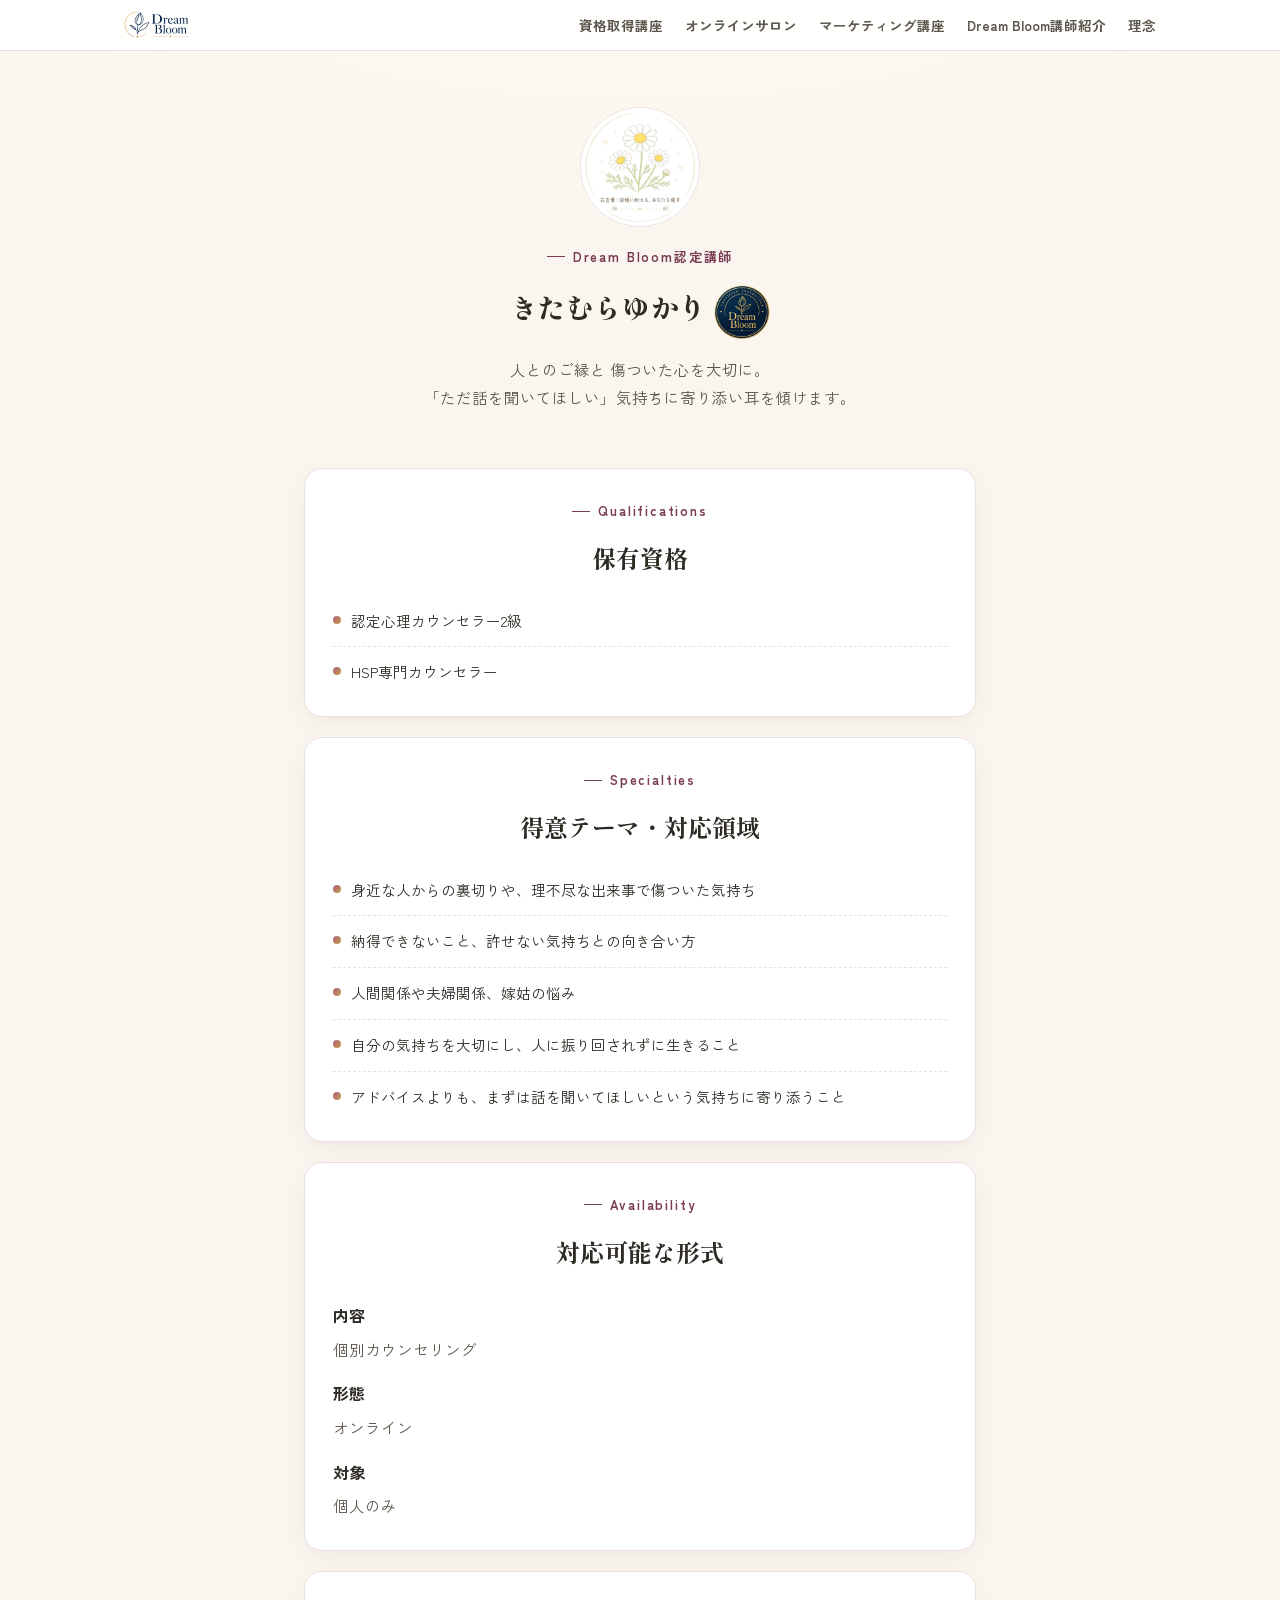
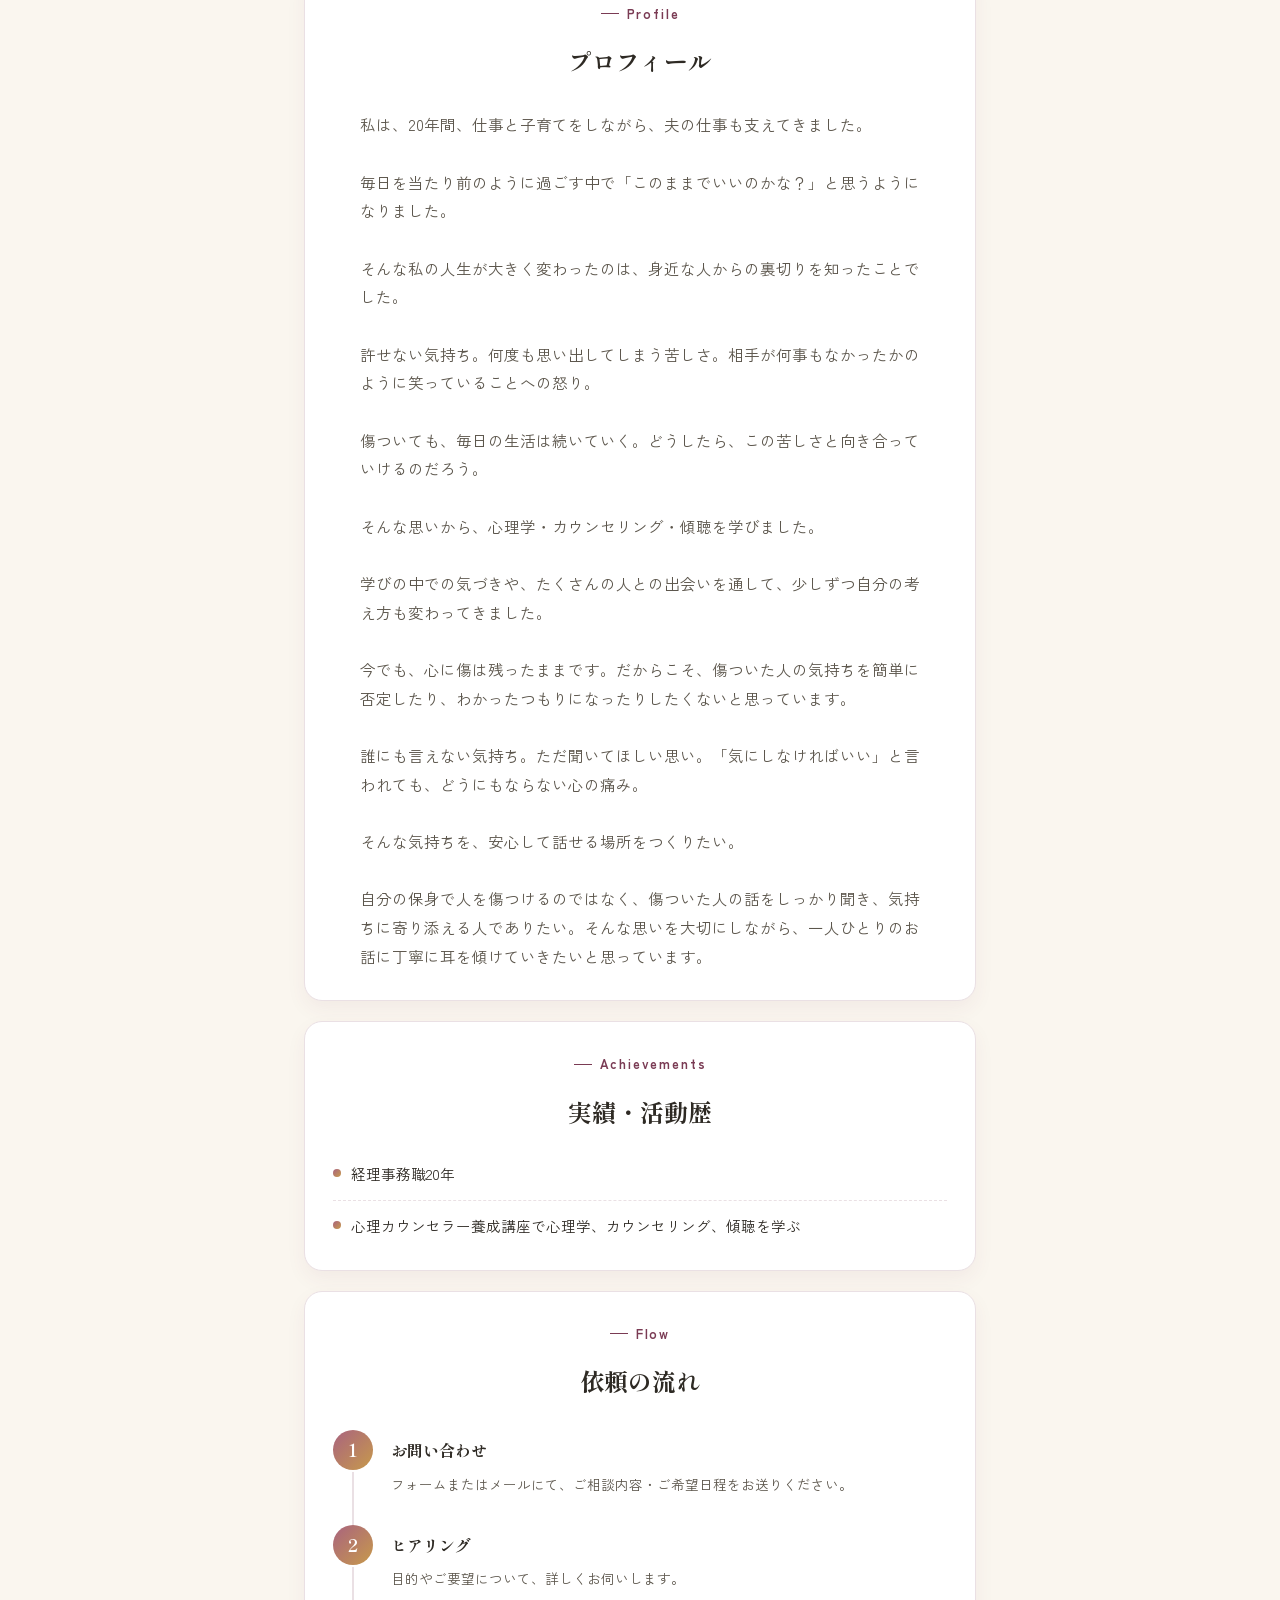
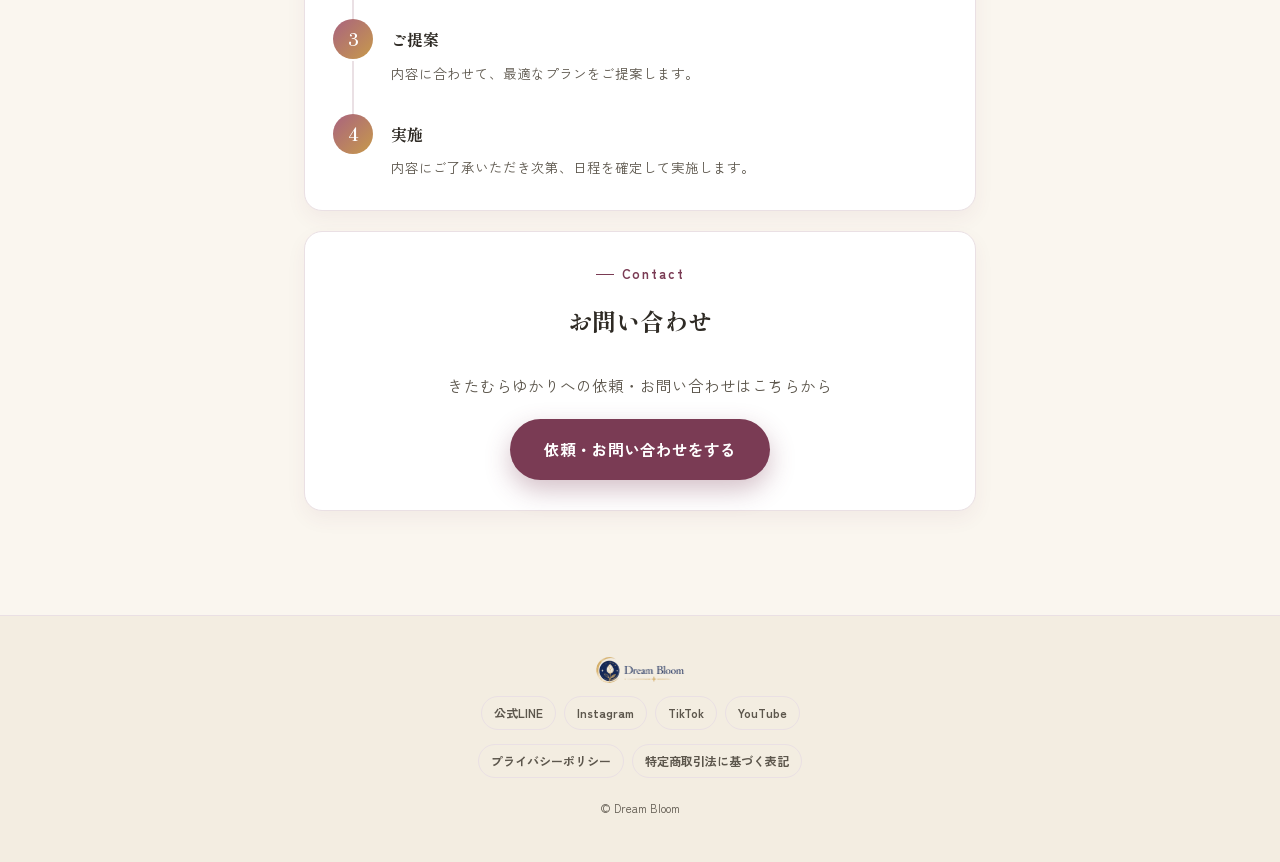
<file: instructors/きたむらゆかり/index.html>
<!DOCTYPE html>
<html lang="ja">
<head>
<meta charset="UTF-8">
<meta name="viewport" content="width=device-width, initial-scale=1.0">
<title>きたむらゆかり | Dream Bloom認定講師</title>
<link rel="preconnect" href="https://fonts.googleapis.com">
<link rel="preconnect" href="https://fonts.gstatic.com" crossorigin>
<link href="https://fonts.googleapis.com/css2?family=Shippori+Mincho:wght@500;600;800&family=Zen+Kaku+Gothic+New:wght@400;500;700&display=swap" rel="stylesheet">
<link rel="stylesheet" href="../../assets/css/style.css">
</head>
<body>

<header class="site-header">
  <div class="wrap">
    <a class="brand" href="../../index.html"><img class="logo-header" src="../../assets/img/logo-header.png" alt="Dream Bloom"></a>
    <nav class="main-nav">
      <ul>
        <li><a href="../../courses/index.html">資格取得講座</a></li>
        <li><a href="https://dream-bloom.netlify.app/" target="_blank" rel="noopener">オンラインサロン</a></li>
        <li><a href="../../index.html#marketing">マーケティング講座</a></li>
        <li><a href="../index.html">Dream Bloom講師紹介</a></li>
        <li><a href="../../about/index.html">理念</a></li>
      </ul>
    </nav>
    <button class="nav-toggle" onclick="this.closest('.site-header').classList.toggle('nav-open')" aria-label="メニューを開く">
      <svg viewBox="0 0 24 24" fill="none" xmlns="http://www.w3.org/2000/svg"><path d="M3 6h18M3 12h18M3 18h18" stroke="#2E2A24" stroke-width="2" stroke-linecap="round"/></svg>
    </button>
  </div>
</header>

<section class="hero">
  <div class="wrap">
    <img class="instructor-photo" style="width:120px;height:120px;margin:0 auto 18px;" src="../../assets/img/instructor-kitamura-yukari.jpg" alt="きたむらゆかり">
    <div class="eyebrow" style="justify-content:center;display:flex;">Dream Bloom認定講師</div>
    <h1 style="font-size:28px;">きたむらゆかり<img class="instructor-badge" src="../../assets/img/badge-certified.png" alt="Dream Bloom認定講師"></h1>
    <p class="lead">人とのご縁と 傷ついた心を大切に。<br>「ただ話を聞いてほしい」気持ちに寄り添い耳を傾けます。</p>
  </div>
</section>

<section class="section" style="padding-top:0;">
  <div class="wrap" style="max-width:720px;">

    <div class="profile-block">
      <div class="eyebrow" style="justify-content:center;display:flex;">Qualifications</div>
      <h2 class="section-title">保有資格</h2>
      <ul class="qualification-list">
        <li>認定心理カウンセラー2級</li>
        <li>HSP専門カウンセラー</li>
      </ul>
    </div>

    <div class="profile-block">
      <div class="eyebrow" style="justify-content:center;display:flex;">Specialties</div>
      <h2 class="section-title">得意テーマ・対応領域</h2>
      <ul class="qualification-list">
        <li>身近な人からの裏切りや、理不尽な出来事で傷ついた気持ち</li>
        <li>納得できないこと、許せない気持ちとの向き合い方</li>
        <li>人間関係や夫婦関係、嫁姑の悩み</li>
        <li>自分の気持ちを大切にし、人に振り回されずに生きること</li>
        <li>アドバイスよりも、まずは話を聞いてほしいという気持ちに寄り添うこと</li>
      </ul>
    </div>

    <div class="profile-block">
      <div class="eyebrow" style="justify-content:center;display:flex;">Availability</div>
      <h2 class="section-title">対応可能な形式</h2>
      <div style="display:flex;flex-direction:column;gap:16px;">
        <div>
          <p style="font-weight:700;margin:0 0 4px;color:var(--ink);">内容</p>
          <p class="lead" style="margin:0;">個別カウンセリング</p>
        </div>
        <div>
          <p style="font-weight:700;margin:0 0 4px;color:var(--ink);">形態</p>
          <p class="lead" style="margin:0;">オンライン</p>
        </div>
        <div>
          <p style="font-weight:700;margin:0 0 4px;color:var(--ink);">対象</p>
          <p class="lead" style="margin:0;">個人のみ</p>
        </div>
      </div>
    </div>

    <div class="profile-block">
      <div class="eyebrow" style="justify-content:center;display:flex;">Profile</div>
      <h2 class="section-title">プロフィール</h2>
      <p class="lead">
        私は、20年間、仕事と子育てをしながら、夫の仕事も支えてきました。<br><br>
        毎日を当たり前のように過ごす中で「このままでいいのかな？」と思うようになりました。<br><br>
        そんな私の人生が大きく変わったのは、身近な人からの裏切りを知ったことでした。<br><br>
        許せない気持ち。何度も思い出してしまう苦しさ。相手が何事もなかったかのように笑っていることへの怒り。<br><br>
        傷ついても、毎日の生活は続いていく。どうしたら、この苦しさと向き合っていけるのだろう。<br><br>
        そんな思いから、心理学・カウンセリング・傾聴を学びました。<br><br>
        学びの中での気づきや、たくさんの人との出会いを通して、少しずつ自分の考え方も変わってきました。<br><br>
        今でも、心に傷は残ったままです。だからこそ、傷ついた人の気持ちを簡単に否定したり、わかったつもりになったりしたくないと思っています。<br><br>
        誰にも言えない気持ち。ただ聞いてほしい思い。「気にしなければいい」と言われても、どうにもならない心の痛み。<br><br>
        そんな気持ちを、安心して話せる場所をつくりたい。<br><br>
        自分の保身で人を傷つけるのではなく、傷ついた人の話をしっかり聞き、気持ちに寄り添える人でありたい。そんな思いを大切にしながら、一人ひとりのお話に丁寧に耳を傾けていきたいと思っています。
      </p>
    </div>

    <div class="profile-block">
      <div class="eyebrow" style="justify-content:center;display:flex;">Achievements</div>
      <h2 class="section-title">実績・活動歴</h2>
      <ul class="qualification-list">
        <li>経理事務職20年</li>
        <li>心理カウンセラー養成講座で心理学、カウンセリング、傾聴を学ぶ</li>
      </ul>
    </div>

    <div class="profile-block">
      <div class="eyebrow" style="justify-content:center;display:flex;">Flow</div>
      <h2 class="section-title">依頼の流れ</h2>
      <div class="step-list">
        <div class="step-item">
          <div class="step-num">1</div>
          <div class="step-body">
            <h3>お問い合わせ</h3>
            <p>フォームまたはメールにて、ご相談内容・ご希望日程をお送りください。</p>
          </div>
        </div>
        <div class="step-item">
          <div class="step-num">2</div>
          <div class="step-body">
            <h3>ヒアリング</h3>
            <p>目的やご要望について、詳しくお伺いします。</p>
          </div>
        </div>
        <div class="step-item">
          <div class="step-num">3</div>
          <div class="step-body">
            <h3>ご提案</h3>
            <p>内容に合わせて、最適なプランをご提案します。</p>
          </div>
        </div>
        <div class="step-item">
          <div class="step-num">4</div>
          <div class="step-body">
            <h3>実施</h3>
            <p>内容にご了承いただき次第、日程を確定して実施します。</p>
          </div>
        </div>
      </div>
    </div>

    <div class="profile-block contact-block">
      <div class="eyebrow" style="justify-content:center;display:flex;">Contact</div>
      <h2 class="section-title">お問い合わせ</h2>
      <p class="lead" style="margin-bottom:20px;">きたむらゆかりへの依頼・お問い合わせはこちらから</p>
      <div class="cta-center">
        <a class="cta-btn" href="mailto:labkamomiil@gmail.com?subject=%E3%82%BB%E3%83%9F%E3%83%8A%E3%83%BC%E3%83%BB%E3%81%8A%E4%BB%95%E4%BA%8B%E3%81%AE%E3%81%94%E4%BE%9D%E9%A0%BC%EF%BC%88HP%E7%B5%8C%E7%94%B1%EF%BC%89">依頼・お問い合わせをする</a>
      </div>
    </div>

  </div>
</section>

<footer class="site-footer">
  <div class="wrap">
    <a class="brand" href="../../index.html"><img class="logo-footer" src="../../assets/img/logo-footer.png" alt="Dream Bloom"></a>
    <div class="sns-row">
      <a href="https://whnays3u.autosns.app/line" target="_blank" rel="noopener">公式LINE</a>
      <a href="https://www.instagram.com/yukari_hsp?igsh=MWVzdm12b2xmYW96aA%3D%3D&utm_source=qr" target="_blank" rel="noopener">Instagram</a>
      <a href="https://www.tiktok.com/@yukari_hsp?_r=1&_t=ZS-98jpUmoWi17" target="_blank" rel="noopener">TikTok</a>
      <a href="https://youtube.com/@yukari_hsp?si=HbhXs6TEl4zDirAj" target="_blank" rel="noopener">YouTube</a>
    </div>
    <div class="sns-row" style="margin-top:2px;">
      <a href="../../legal/index.html#privacy">プライバシーポリシー</a>
      <a href="../../legal/index.html#tokushoho">特定商取引法に基づく表記</a>
    </div>
    <small>&copy; Dream Bloom</small>
  </div>
</footer>

</body>
</html>
</file>
<file: assets/css/style.css>
/* ============================================================
   Dream Bloom 本部サイト 共通スタイル
   v2: 白ヘッダー × プラムアクセント（marketing/lp/ の
   ローズ&ゴールド配色とは意図的に差別化している）
   ============================================================ */
:root{
  --ivory:#FAF6EF;
  --ivory-deep:#F3EDE1;
  --ink:#2E2A24;
  --ink-soft:#5C564C;
  --rose:#A9637F;
  --rose-deep:#7A3B54;
  --rose-soft:#F1E3E9;
  --sage:#F0B87E;
  --sage-soft:#FCECD9;
  --gold:#C79A4B;
  --line:#EAE0E4;
  --radius:18px;
}
*{box-sizing:border-box;}
html{scroll-behavior:smooth;}
body{
  margin:0;background:var(--ivory);color:var(--ink);
  font-family:"Zen Kaku Gothic New",-apple-system,BlinkMacSystemFont,sans-serif;
  line-height:1.85;-webkit-font-smoothing:antialiased;
  overflow-wrap:break-word;word-break:normal;line-break:strict;
}
h1,h2,h3,p,.lead{overflow-wrap:break-word;word-break:normal;line-break:strict;}
h1,h2,h3,.serif{font-family:"Shippori Mincho",serif;}
img{max-width:100%;display:block;}
a{color:inherit;}
.wrap{max-width:960px;margin:0 auto;padding:0 24px;}
.section{padding:64px 0;position:relative;}
.eyebrow{
  display:inline-flex;align-items:center;gap:8px;font-size:13px;letter-spacing:.14em;
  color:var(--rose-deep);font-weight:700;margin-bottom:16px;
}
.eyebrow::before{content:"";width:18px;height:1px;background:var(--rose-deep);display:inline-block;}
h2.section-title{font-size:24px;font-weight:700;line-height:1.6;margin:0 0 30px;text-align:center;}
p.lead{font-size:15.5px;color:var(--ink-soft);max-width:560px;margin:0 auto;}
.center{text-align:center;}

/* ---------- NAV ---------- */
.site-header{
  position:sticky;top:0;z-index:50;background:rgba(255,255,255,.92);
  backdrop-filter:blur(6px);border-bottom:1px solid var(--line);
}
.site-header .wrap{display:flex;align-items:center;justify-content:space-between;padding:10px 24px;max-width:1080px;}
.brand{display:flex;align-items:center;gap:10px;font-family:"Shippori Mincho",serif;font-weight:700;font-size:17px;color:var(--ink);text-decoration:none;}
.brand img.logo-header{height:28px;width:auto;object-fit:contain;flex:none;}
.brand small{display:block;font-family:"Zen Kaku Gothic New",sans-serif;font-size:10px;font-weight:500;color:var(--ink-soft);letter-spacing:.08em;}
footer.site-footer .brand{justify-content:center;}
footer.site-footer img.logo-footer{height:28px;width:auto;display:block;margin:0 auto 12px;}
.cert-badge{width:170px;height:auto;display:block;margin:0 auto 22px;}
.instructor-badge{width:56px;height:auto;display:inline-block;vertical-align:middle;margin-left:8px;}
nav.main-nav{display:none;}
nav.main-nav ul{list-style:none;display:flex;gap:22px;margin:0;padding:0;}
nav.main-nav a{font-size:13.5px;font-weight:700;text-decoration:none;color:var(--ink-soft);}
nav.main-nav a:hover{color:var(--rose-deep);}

.nav-toggle{
  display:inline-flex;align-items:center;justify-content:center;
  width:38px;height:38px;flex:none;border:1px solid var(--line);border-radius:10px;
  background:#fff;cursor:pointer;padding:0;
}
.nav-toggle svg{width:18px;height:18px;display:block;}
@media (min-width:820px){.nav-toggle{display:none;}}

.site-header.nav-open nav.main-nav{
  display:block;position:absolute;top:100%;left:0;right:0;
  background:#fff;border-bottom:1px solid var(--line);
  box-shadow:0 12px 24px rgba(0,0,0,.08);
}
.site-header.nav-open nav.main-nav ul{
  flex-direction:column;gap:0;padding:6px 24px 18px;
}
.site-header.nav-open nav.main-nav ul li{border-top:1px solid var(--line);}
.site-header.nav-open nav.main-nav ul li:first-child{border-top:none;}
.site-header.nav-open nav.main-nav a{display:block;padding:14px 2px;font-size:15px;}
@media (min-width:820px){nav.main-nav{display:block;}}

/* ---------- HERO ---------- */
.hero{
  padding:56px 0 48px;text-align:center;position:relative;overflow:hidden;
  background:radial-gradient(120% 90% at 50% -10%, #FDF9F1 0%, var(--ivory) 55%);
}
.hero .eyebrow{justify-content:center;display:flex;}
.hero h1{font-size:clamp(26px,5vw,38px);font-weight:800;line-height:1.6;margin:10px 0 16px;}
.hero h1 em{font-style:normal;color:var(--rose-deep);background:linear-gradient(transparent 60%, var(--rose-soft) 60%);}
.hero p.lead{margin-bottom:8px;}

.hero-photo{
  background-size:cover;background-position:center;
  position:relative;
}
.hero-photo::before{
  content:"";position:absolute;inset:0;
  background:linear-gradient(90deg, var(--ivory) 0%, var(--ivory) 30%, rgba(250,246,239,.85) 50%, rgba(250,246,239,.35) 100%);
}
.hero-photo-mobile-img{display:none;}
@media (max-width:700px){
  .hero-photo{background-image:none !important;}
  .hero-photo::before{display:none;}
  .hero-photo-mobile-img{
    display:block;width:100%;height:220px;object-fit:cover;
    border-radius:var(--radius);margin:20px 0 4px;
    box-shadow:0 14px 34px rgba(122,59,84,.18);
  }
}
.hero-photo .wrap{position:relative;z-index:1;}
.hero-photo .eyebrow,
.hero-photo h1,
.hero-photo p.lead{text-align:left;justify-content:flex-start;margin-left:0;}

.photo-panel{
  background-size:cover;background-position:center;
  border-radius:var(--radius);position:relative;overflow:hidden;
  min-height:220px;
}
.photo-panel::before{
  content:"";position:absolute;inset:0;
  background:linear-gradient(90deg, rgba(250,246,239,.92) 0%, rgba(250,246,239,.7) 45%, rgba(250,246,239,0) 75%);
}
@media (max-width:700px){
  .photo-panel::before{background:linear-gradient(180deg, rgba(250,246,239,.95) 0%, rgba(250,246,239,.9) 65%, rgba(250,246,239,.4) 100%);}
  .photo-panel{min-height:280px;}
}
.photo-panel .panel-inner{position:relative;z-index:1;padding:36px 30px;max-width:420px;}

.hero-banner-img{
  display:block;width:60%;max-width:220px;height:auto;
  margin:0 auto 28px;border-radius:var(--radius);
  box-shadow:0 14px 34px rgba(122,59,84,.18);
}
@media (max-width:480px){
  .hero-banner-img{width:45%;max-width:160px;}
}

/* ---------- CARD GRID (top page) ---------- */
.card-grid{display:grid;grid-template-columns:1fr;gap:16px;margin-top:36px;}
@media (min-width:700px){.card-grid{grid-template-columns:1fr 1fr;}}
.offer-card{
  background:#fff;border:1px solid var(--line);border-radius:var(--radius);
  padding:26px 24px;text-align:left;text-decoration:none;color:inherit;
  box-shadow:0 8px 20px rgba(122,59,84,.08);
  display:flex;flex-direction:column;gap:10px;transition:transform .15s ease, box-shadow .15s ease;
}
.offer-card:hover{transform:translateY(-3px);box-shadow:0 14px 28px rgba(122,59,84,.18);}
.offer-card .num{
  width:34px;height:34px;border-radius:50%;flex:none;
  background:linear-gradient(135deg, var(--rose) 0%, var(--gold) 100%);
  color:#fff;font-family:"Shippori Mincho",serif;font-weight:700;font-size:15px;
  display:flex;align-items:center;justify-content:center;
}
.offer-card h3{margin:6px 0 0;font-size:18px;}
.offer-card p{margin:0;font-size:14px;color:var(--ink-soft);}
.offer-card .go{margin-top:auto;font-size:13px;font-weight:700;color:var(--rose-deep);text-decoration:underline;text-underline-offset:3px;transition:color .15s ease;}
.offer-card:hover .go{color:var(--ink);}
.offer-card.sub-links{gap:12px;}
.offer-card .sub-link-row{display:flex;flex-direction:column;gap:8px;margin-top:4px;}
.offer-card .sub-link-row a{
  font-size:13px;font-weight:700;color:var(--rose-deep);text-decoration:none;
  border:1px solid var(--rose-soft);border-radius:100px;padding:8px 14px;text-align:center;
  transition:background .15s ease,color .15s ease,border-color .15s ease;
}
.offer-card .sub-link-row a:hover{background:var(--rose-deep);color:#fff;border-color:var(--rose-deep);}

/* ---------- BUTTONS ---------- */
.cta-btn{
  position:relative;overflow:hidden;max-width:100%;
  display:inline-flex;flex-direction:column;align-items:center;gap:2px;
  background:var(--rose-deep);color:#fff;text-decoration:none;
  padding:16px 34px;border-radius:100px;font-weight:700;font-size:15.5px;
  box-shadow:0 10px 26px rgba(122,59,84,.32);
  transition:transform .18s ease, box-shadow .18s ease;
  text-align:center;
}
@media (max-width:400px){
  .cta-btn{padding:14px 20px;font-size:13.5px;}
}
.cta-btn:active{transform:scale(.98);}
.cta-btn:hover{transform:translateY(-2px);box-shadow:0 14px 32px rgba(122,59,84,.4);}
.cta-btn small{font-weight:500;font-size:11.5px;opacity:.85;letter-spacing:.03em;}
.cta-btn.outline{background:#fff;color:var(--rose-deep);border:1.5px solid var(--rose-deep);box-shadow:none;}
.cta-btn.outline:hover{background:var(--rose-soft);box-shadow:none;}
.cta-center{text-align:center;margin-top:8px;display:flex;flex-direction:column;gap:12px;align-items:center;}

/* ---------- COURSE / INSTRUCTOR CARDS ---------- */
.item-grid{display:grid;grid-template-columns:1fr;gap:16px;}
@media (min-width:700px){.item-grid{grid-template-columns:1fr 1fr;}}
#instructor-list{grid-template-columns:1fr 1fr;gap:10px;}
@media (max-width:420px){
  #instructor-list{gap:8px;}
  #instructor-list .item-card{padding:16px 10px;}
  #instructor-list .item-card h3{font-size:14.5px;}
  #instructor-list .item-card p{font-size:11.5px;}
  #instructor-list .item-link{font-size:12px;}
}
.item-card{
  background:#fff;border:1px solid var(--line);border-radius:var(--radius);
  padding:22px;display:flex;flex-direction:column;gap:8px;
  box-shadow:0 8px 20px rgba(122,59,84,.08);
  transition:transform .15s ease, box-shadow .15s ease;
}
.item-card:hover{transform:translateY(-3px);box-shadow:0 14px 28px rgba(122,59,84,.18);}
.item-card h3{margin:2px 0 0;font-size:17px;}
.item-card p{margin:0;font-size:13.5px;color:var(--ink-soft);}
.badge{
  display:inline-flex;align-items:center;font-size:11.5px;font-weight:700;
  padding:4px 12px;border-radius:100px;width:fit-content;
}
.badge.open{background:var(--sage-soft);color:#a9600f;}
.badge.soon{background:var(--ivory-deep);color:var(--ink-soft);border:1px solid var(--line);}
.item-card .item-link{margin-top:6px;font-size:13px;font-weight:700;color:var(--rose-deep);text-decoration:underline;text-underline-offset:3px;transition:color .15s ease;}
.item-card:hover .item-link{color:var(--ink);}
.item-card .item-link.disabled{color:var(--ink-soft);pointer-events:none;}

/* ---------- INSTRUCTOR PROFILE BLOCKS ---------- */
.profile-block{
  background:#fff;border:1px solid var(--line);border-radius:var(--radius);
  padding:30px 28px;box-shadow:0 8px 20px rgba(122,59,84,.06);
}
.profile-block + .profile-block{margin-top:20px;}
.qualification-list{list-style:none;margin:0;padding:0;display:flex;flex-direction:column;gap:12px;}
.qualification-list li{
  display:flex;align-items:flex-start;gap:10px;font-size:14.5px;color:var(--ink);
  padding-bottom:12px;border-bottom:1px dashed var(--line);
}
.qualification-list li:last-child{border-bottom:none;padding-bottom:0;}
.qualification-list li::before{
  content:"";flex:none;width:8px;height:8px;margin-top:8px;border-radius:50%;
  background:linear-gradient(135deg, var(--rose) 0%, var(--gold) 100%);
}
.contact-block{text-align:center;}

/* ---------- HSP CHECK ---------- */
.hsp-check-banner{background:var(--ivory-deep);padding:28px 0;text-align:center;}
.hsp-check-banner .hsp-quiz-panel{max-width:560px;margin:24px auto 0;text-align:left;}
.hsp-quiz-item{
  display:flex;align-items:flex-start;gap:10px;padding:12px 0;
  border-bottom:1px dashed var(--line);font-size:14px;cursor:pointer;
}
.hsp-quiz-item:last-of-type{border-bottom:none;}
.hsp-quiz-item input[type="checkbox"]{margin-top:3px;flex:none;width:18px;height:18px;accent-color:var(--rose-deep);cursor:pointer;}
.hsp-result{text-align:center;background:#fff;border:1px solid var(--line);border-radius:var(--radius);padding:30px 28px;box-shadow:0 8px 20px rgba(122,59,84,.06);}
.hsp-result .cta-row{display:flex;gap:12px;flex-wrap:wrap;justify-content:center;margin-top:8px;}

/* ---------- FREE SESSION BANNER ---------- */
.free-session-banner{background:var(--rose-soft);padding:28px 0;text-align:center;}
.free-session-banner .fsb-title{
  font-family:"Shippori Mincho",serif;font-weight:700;font-size:20px;color:var(--rose-deep);margin:0 0 8px;
}
.free-session-banner .fsb-sub{font-size:13px;color:var(--ink-soft);margin:0 0 18px;}

/* ---------- NEWS ---------- */
.news-list{
  display:flex;flex-direction:column;gap:14px;max-width:680px;margin:0 auto;
  max-height:340px;overflow-y:auto;padding:2px 6px 2px 2px;
}
.news-item{
  background:#fff;border:1px solid var(--line);border-radius:var(--radius);
  padding:20px 24px;box-shadow:0 8px 20px rgba(122,59,84,.06);
}
.news-item .news-date{font-size:12px;font-weight:700;color:var(--rose-deep);margin-bottom:6px;}
.news-item h3{margin:0 0 8px;font-size:16px;}
.news-item .news-img{display:block;width:100%;max-width:480px;height:auto;max-height:220px;object-fit:cover;border-radius:10px;margin:0 0 10px;}
.news-item p{margin:0;font-size:13.5px;color:var(--ink-soft);white-space:pre-line;}
.news-item .news-link{
  display:inline-block;margin-top:8px;font-size:13px;font-weight:700;
  color:var(--rose-deep);text-decoration:underline;text-underline-offset:3px;
}

/* ---------- STEP LIST (体系立てた表示) ---------- */
.step-list{display:flex;flex-direction:column;max-width:640px;margin:0 auto;}
.step-item{display:flex;gap:18px;padding-bottom:28px;position:relative;}
.step-item::before{
  content:"";position:absolute;left:19px;top:42px;bottom:0;width:2px;
  background:var(--line);
}
.step-item:last-child{padding-bottom:0;}
.step-item:last-child::before{display:none;}
.step-num{
  width:40px;height:40px;border-radius:50%;flex:none;position:relative;z-index:1;
  background:linear-gradient(135deg, var(--rose) 0%, var(--gold) 100%);
  color:#fff;font-family:"Shippori Mincho",serif;font-weight:700;font-size:17px;
  display:flex;align-items:center;justify-content:center;
}
.step-body{padding-top:6px;}
.step-body h3{margin:0 0 6px;font-size:16px;}
.step-body p{margin:0;font-size:13.5px;color:var(--ink-soft);}

/* ---------- INSTRUCTOR AVATAR ---------- */
.instructor-photo{
  width:84px;height:84px;border-radius:50%;object-fit:cover;
  background:var(--ivory-deep);border:1px solid var(--line);
}
.sns-row{display:flex;gap:8px;flex-wrap:wrap;margin-top:2px;}
.sns-row a{
  font-size:12px;font-weight:700;color:var(--ink-soft);text-decoration:none;
  border:1px solid var(--line);border-radius:100px;padding:5px 12px;
}
.sns-row a:hover{color:var(--rose-deep);border-color:var(--rose-soft);}
.sns-row a.sns-icon{
  width:38px;height:38px;padding:0;border:none;border-radius:50%;
  display:inline-flex;align-items:center;justify-content:center;
  transition:transform .15s ease;
}
.sns-row a.sns-icon:hover{transform:translateY(-2px);border-color:transparent;}

/* ---------- COMING SOON PANEL ---------- */
.coming-soon{
  background:#fff;border:1px dashed var(--rose-deep);border-radius:var(--radius);
  padding:40px 28px;text-align:center;max-width:560px;margin:0 auto;
}
.coming-soon .badge{margin:0 auto 14px;}

/* ---------- FOOTER ---------- */
footer.site-footer{
  background:var(--ivory-deep);border-top:1px solid var(--line);
  padding:40px 0;text-align:center;margin-top:40px;
}
footer.site-footer .brand{display:block;margin-bottom:10px;}
footer.site-footer .sns-row{justify-content:center;margin-bottom:14px;}
footer.site-footer small{font-size:11.5px;color:var(--ink-soft);}

/* Homepage image additions: preserve the original text styling and other pages. */
.home-soft-hero::before{display:none}
.home-soft-hero .home-soft-photo{display:block;width:100%;max-width:760px;height:auto;aspect-ratio:3/2;object-fit:contain;border-radius:var(--radius);margin:24px auto 0;box-shadow:none}
#offers .service-soft-art{display:block;width:100%;height:160px;object-fit:contain;flex:none;margin:0 auto 4px;border-radius:12px}
@media(min-width:701px){.home-soft-hero .home-soft-photo{max-width:600px}#offers .service-soft-art{height:150px}}
@media(max-width:400px){#offers .service-soft-art{height:140px}}
</file>
